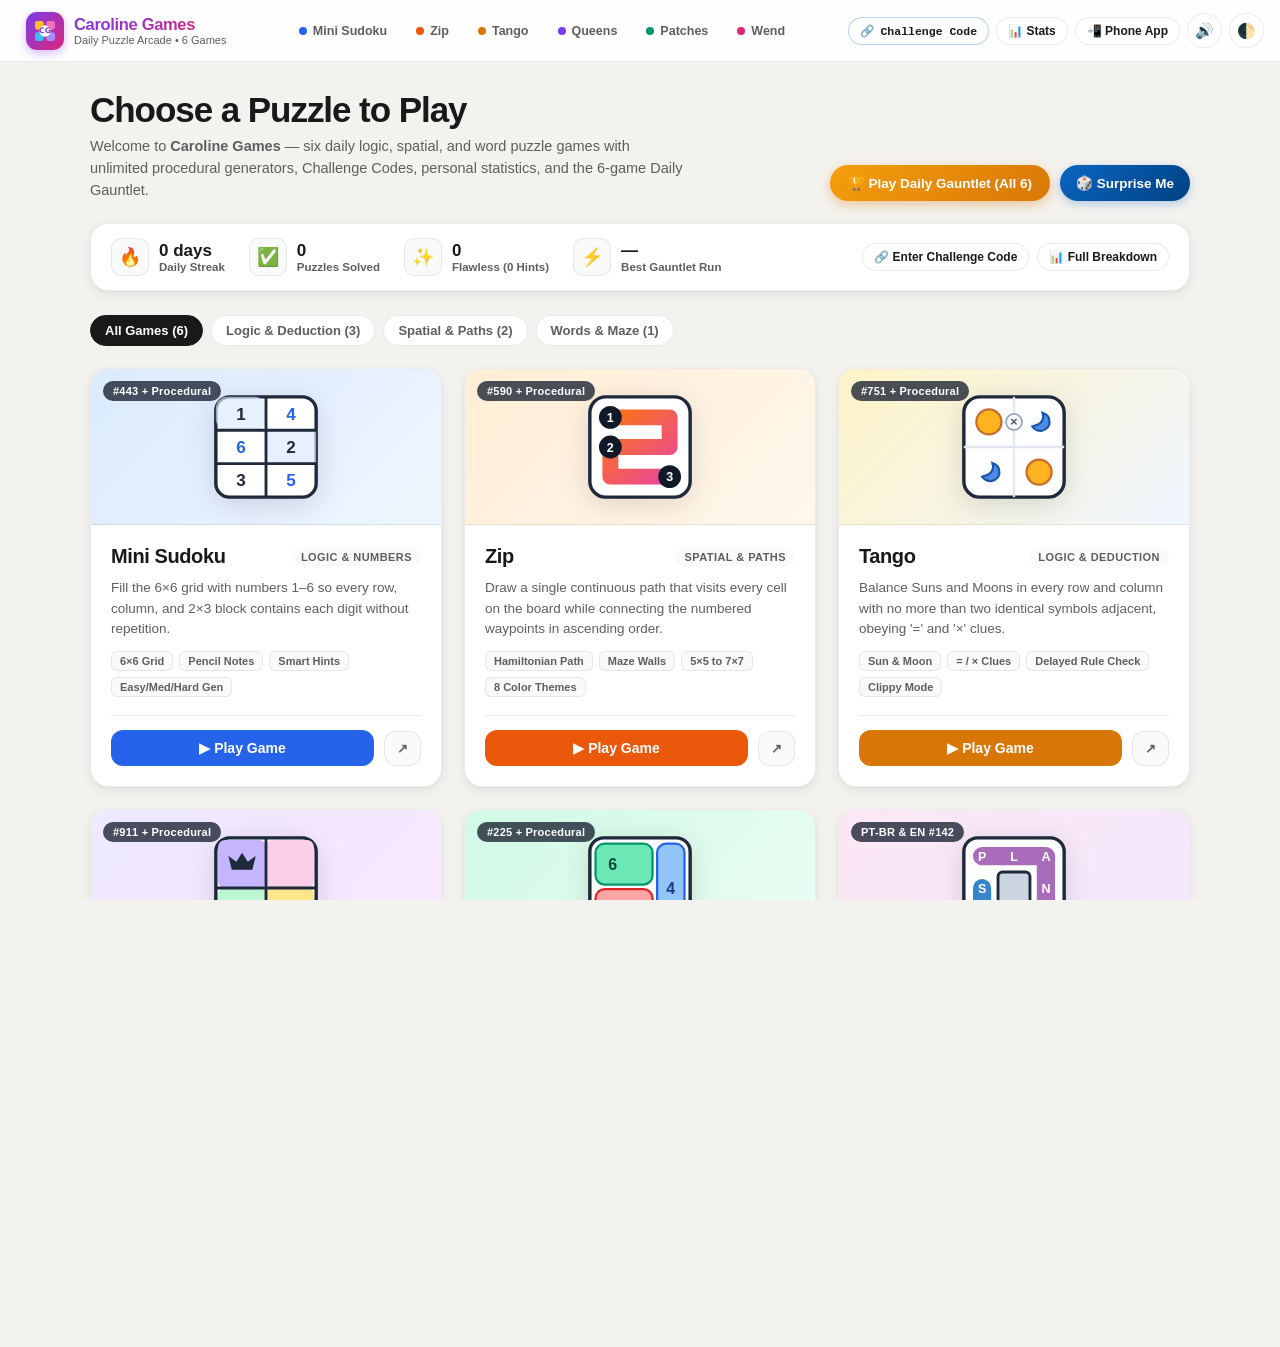
<file: index.html>
<!DOCTYPE html>
<html lang="en" data-theme="light">
<head>
  <meta charset="UTF-8" />
  <meta name="viewport" content="width=device-width, initial-scale=1.0, viewport-fit=cover" />
  <meta name="theme-color" content="#7c3aed" />
  <meta name="apple-mobile-web-app-capable" content="yes" />
  <meta name="apple-mobile-web-app-status-bar-style" content="default" />
  <meta name="apple-mobile-web-app-title" content="Caroline Games" />
  <title>Caroline Games — Daily Puzzle Arcade</title>
  <link rel="manifest" href="manifest.json" />
  <link rel="icon" type="image/svg+xml" href="icon.svg" />
  <link rel="apple-touch-icon" href="icon.svg" />
  <link rel="stylesheet" href="styles.css" />
</head>
<body>
  <!-- Unified Persistent Top Bar -->
  <header class="suite-topbar">
    <div class="topbar-left">
      <button id="btn-brand-home" type="button" class="suite-brand-btn" title="Return to Caroline Games Hub">
        <div class="suite-logo" aria-hidden="true">
          <svg width="24" height="24" viewBox="0 0 36 36" fill="none" xmlns="http://www.w3.org/2000/svg">
            <rect x="3" y="3" width="13" height="13" rx="3.5" fill="#fbbf24"/>
            <rect x="20" y="3" width="13" height="13" rx="3.5" fill="#f472b6"/>
            <rect x="3" y="20" width="13" height="13" rx="3.5" fill="#38bdf8"/>
            <rect x="20" y="20" width="13" height="13" rx="3.5" fill="#a78bfa"/>
            <circle cx="18" cy="18" r="8.5" fill="#ffffff"/>
            <text x="18" y="21.5" text-anchor="middle" font-size="11.5" font-weight="900" font-family="system-ui, -apple-system, sans-serif" fill="#7c3aed">CG</text>
          </svg>
        </div>
        <div class="suite-brand-text">
          <span class="suite-brand-title">Caroline Games</span>
          <span class="suite-brand-subtitle">Daily Puzzle Arcade • 6 Games</span>
        </div>
      </button>

      <button id="btn-back-hub" type="button" class="btn-back-hub hidden" title="Back to All Games (Esc)">
        <span>← All Games</span>
      </button>
    </div>

    <!-- Quick-Switch Game Pills -->
    <nav id="topbar-switcher" class="topbar-switcher" aria-label="Quick Switch Games"></nav>

    <div class="topbar-right">
      <button id="btn-challenge-code" type="button" class="topbar-action-btn code-pill" title="View or Enter a Seeded Challenge Code">
        <span id="challenge-btn-label">🔗 Challenge Code</span>
      </button>
      <button id="btn-open-profile" type="button" class="topbar-action-btn" title="View Player Profile, Streaks &amp; Personal Bests">
        <span>📊 Stats</span>
      </button>
      <button id="btn-install-app" type="button" class="topbar-action-btn" title="Install Caroline Games on your iPhone or Android Home Screen">
        <span>📲 Phone App</span>
      </button>
      <button id="btn-reload-game" type="button" class="topbar-action-btn hidden" title="Restart / Reload Current Game">
        <span>↻ Reload</span>
      </button>
      <a id="btn-open-standalone" href="#" target="_blank" rel="noopener" class="topbar-action-btn hidden" title="Open active game in its own tab">
        <span>↗</span>
      </a>
      <button id="btn-sound-toggle" type="button" class="icon-btn" title="Toggle WebAudio Synth Sound Effects" aria-label="Toggle Sound Effects">
        🔊
      </button>
      <button id="btn-theme-toggle" type="button" class="icon-btn" title="Toggle Light/Dark Mode (Synced Across All Games)" aria-label="Toggle Light/Dark Mode">
        🌓
      </button>
    </div>
  </header>

  <!-- Daily Gauntlet Progress HUD Bar (Visible During 6-Game Run) -->
  <section id="gauntlet-hud" class="gauntlet-hud hidden" aria-label="Daily Gauntlet Progress">
    <div class="gauntlet-hud-left">
      <span class="gauntlet-title-badge">🏆 DAILY GAUNTLET</span>
      <span id="gauntlet-seed-badge" class="gauntlet-seed-tag">GAUNTLET-TODAY</span>
    </div>
    <div id="gauntlet-stages" class="gauntlet-stages"></div>
    <div class="gauntlet-hud-right">
      <span id="gauntlet-timer" class="gauntlet-timer">00:00</span>
      <button id="btn-gauntlet-exit" type="button" class="btn-gauntlet-exit" title="End Gauntlet Run">
        ✕ Exit
      </button>
    </div>
  </section>

  <!-- Stage Transition Toast (Shown When Advancing Between Gauntlet Stages) -->
  <div id="stage-toast" class="stage-toast hidden" role="status" aria-live="polite">
    <span id="stage-toast-text">🎉 Stage Cleared! Next game starting...</span>
    <button id="btn-toast-next" type="button" class="btn-toast-next">Next Stage →</button>
  </div>

  <!-- Main Hub Launcher View -->
  <main id="hub-view" class="hub-view">
    <section class="hub-hero">
      <div class="hub-hero-text">
        <h1>Choose a Puzzle to Play</h1>
        <p>
          Welcome to <strong>Caroline Games</strong> — six daily logic, spatial, and word puzzle games with unlimited procedural generators, Challenge Codes, personal statistics, and the 6-game Daily Gauntlet.
        </p>
      </div>
      <div class="hub-hero-actions">
        <button id="btn-start-gauntlet" type="button" class="btn-gauntlet-start" title="Play all 6 procedural games back-to-back on a single timer">
          <span>🏆 Play Daily Gauntlet (All 6)</span>
        </button>
        <button id="btn-random-game" type="button" class="btn-random-game">
          <span>🎲 Surprise Me</span>
        </button>
      </div>
    </section>

    <!-- Unified Player Profile & Streaks Summary Strip -->
    <section id="profile-strip" class="profile-strip" aria-label="Player Profile Summary">
      <div class="profile-metrics">
        <div class="profile-metric">
          <div class="metric-icon">🔥</div>
          <div class="metric-info">
            <span id="stat-streak" class="metric-val">0 days</span>
            <span class="metric-lbl">Daily Streak</span>
          </div>
        </div>
        <div class="profile-metric">
          <div class="metric-icon">✅</div>
          <div class="metric-info">
            <span id="stat-total-solved" class="metric-val">0</span>
            <span class="metric-lbl">Puzzles Solved</span>
          </div>
        </div>
        <div class="profile-metric">
          <div class="metric-icon">✨</div>
          <div class="metric-info">
            <span id="stat-flawless" class="metric-val">0</span>
            <span class="metric-lbl">Flawless (0 Hints)</span>
          </div>
        </div>
        <div class="profile-metric">
          <div class="metric-icon">⚡</div>
          <div class="metric-info">
            <span id="stat-best-gauntlet" class="metric-val">—</span>
            <span class="metric-lbl">Best Gauntlet Run</span>
          </div>
        </div>
      </div>

      <div class="profile-strip-actions">
        <button id="btn-strip-challenge" type="button" class="topbar-action-btn">
          🔗 Enter Challenge Code
        </button>
        <button id="btn-strip-profile" type="button" class="topbar-action-btn">
          📊 Full Breakdown
        </button>
      </div>
    </section>

    <section class="hub-controls" aria-label="Game Category Filters">
      <div class="filter-group" role="tablist">
        <button type="button" class="filter-chip active" data-filter="all">All Games (6)</button>
        <button type="button" class="filter-chip" data-filter="logic">Logic &amp; Deduction (3)</button>
        <button type="button" class="filter-chip" data-filter="spatial">Spatial &amp; Paths (2)</button>
        <button type="button" class="filter-chip" data-filter="words">Words &amp; Maze (1)</button>
      </div>
    </section>

    <!-- 6 Game Cards Rendered by app.js -->
    <section id="games-grid" class="games-grid" aria-label="Games Catalog"></section>

    <footer class="hub-footer">
      Tip: Press <span class="kbd">1</span>–<span class="kbd">6</span> on the Hub (or <span class="kbd">Alt</span>+<span class="kbd">1</span>–<span class="kbd">6</span> anytime) to jump directly to a game, and <span class="kbd">Esc</span> to return to the Hub.
    </footer>
  </main>

  <!-- Multi-Instance In-App Game Player View -->
  <section id="player-view" class="player-view hidden" aria-label="Active Game View">
    <div id="iframe-deck" class="iframe-deck"></div>
  </section>

  <!-- ========================================================================
       Modal 1: Player Profile, Streaks & Personal Bests
       ======================================================================== -->
  <div id="modal-profile" class="suite-modal-backdrop hidden" role="dialog" aria-modal="true" aria-labelledby="profile-modal-title">
    <div class="suite-modal">
      <div class="modal-header">
        <h2 id="profile-modal-title">📊 Player Profile &amp; Personal Bests</h2>
        <button type="button" class="btn-modal-close" data-close-modal="modal-profile">✕</button>
      </div>

      <div class="modal-section">
        <div class="modal-section-title">Career Overview</div>
        <div id="profile-overview-summary" style="display:flex; flex-wrap:wrap; gap:18px; font-size:13.5px;"></div>
      </div>

      <div class="modal-section">
        <div class="modal-section-title">Per-Game Records</div>
        <table class="stats-table">
          <thead>
            <tr>
              <th>Game</th>
              <th>Solved</th>
              <th>Flawless</th>
              <th>Best Time</th>
              <th>Last Time</th>
            </tr>
          </thead>
          <tbody id="profile-stats-tbody"></tbody>
        </table>
      </div>

      <div style="display:flex; justify-content:space-between; align-items:center;">
        <button id="btn-reset-stats" type="button" class="btn-modal-secondary" style="color:#ef4444;">
          🗑 Reset Stats
        </button>
        <button type="button" class="btn-modal-primary" data-close-modal="modal-profile">
          Done
        </button>
      </div>
    </div>
  </div>

  <!-- ========================================================================
       Modal 2: Seeded Shareable Links & Challenge Codes
       ======================================================================== -->
  <div id="modal-challenge" class="suite-modal-backdrop hidden" role="dialog" aria-modal="true" aria-labelledby="challenge-modal-title">
    <div class="suite-modal">
      <div class="modal-header">
        <h2 id="challenge-modal-title">🔗 Seeded Challenge Codes</h2>
        <button type="button" class="btn-modal-close" data-close-modal="modal-challenge">✕</button>
      </div>

      <div class="modal-section">
        <div class="modal-section-title">Current Active Board Code</div>
        <p style="font-size:12.5px; color:var(--text-secondary);">
          Share this deterministic code or link with a friend so they can play the exact same generated board:
        </p>
        <div class="code-display-row">
          <div id="active-challenge-code" class="code-box">GAUNTLET-TODAY</div>
          <button id="btn-copy-code" type="button" class="btn-modal-primary">📋 Copy Code</button>
          <button id="btn-copy-link" type="button" class="btn-modal-secondary">🔗 Copy Link</button>
        </div>
      </div>

      <div class="modal-section">
        <div class="modal-section-title">Load a Friend's Challenge Code</div>
        <p style="font-size:12.5px; color:var(--text-secondary);">
          Paste a single-game code (e.g. <code>ZIP-GEN_6-8F3A</code>, <code>WEND-PT-GEN-5X5-FULL-4B2C</code>) or a 6-game Gauntlet code (<code>GAUNTLET-8F3A</code>):
        </p>
        <div class="code-display-row">
          <input id="input-challenge-code" type="text" class="code-input" placeholder="e.g. ZIP-GEN_6-8F3A or GAUNTLET-8F3A" />
          <button id="btn-load-code" type="button" class="btn-modal-primary">▶ Launch Code</button>
        </div>
      </div>

      <div class="modal-section">
        <div class="modal-section-title">Or Start a Seeded 6-Game Gauntlet Race</div>
        <div class="code-display-row">
          <input id="input-gauntlet-seed" type="text" class="code-input" placeholder="Custom Gauntlet Seed (e.g. FRIDAY-RACE)" />
          <button id="btn-start-seeded-gauntlet" type="button" class="btn-modal-secondary">🏆 Start Seeded Gauntlet</button>
        </div>
      </div>
    </div>
  </div>

  <!-- ========================================================================
       Modal 3: Daily Gauntlet Victory & Split-Time Breakdown
       ======================================================================== -->
  <div id="modal-gauntlet" class="suite-modal-backdrop hidden" role="dialog" aria-modal="true" aria-labelledby="gauntlet-modal-title">
    <div class="suite-modal">
      <div class="modal-header">
        <h2 id="gauntlet-modal-title">🏆 Daily Gauntlet Complete!</h2>
        <button type="button" class="btn-modal-close" data-close-modal="modal-gauntlet">✕</button>
      </div>

      <div class="modal-section">
        <div class="modal-section-title">6-Game Triathlon Summary</div>
        <div id="gauntlet-summary-headline" style="font-size:15px; font-weight:700;"></div>
      </div>

      <div class="modal-section">
        <div class="modal-section-title">Stage Split Times</div>
        <table class="stats-table">
          <thead>
            <tr>
              <th>Stage</th>
              <th>Game</th>
              <th>Split Time</th>
              <th>Hints</th>
            </tr>
          </thead>
          <tbody id="gauntlet-splits-tbody"></tbody>
        </table>
      </div>

      <div style="display:flex; justify-content:space-between; align-items:center; gap:10px;">
        <button id="btn-copy-gauntlet-share" type="button" class="btn-modal-primary">
          📋 Copy Scorecard &amp; Seed
        </button>
        <button type="button" class="btn-modal-secondary" data-close-modal="modal-gauntlet">
          Close
        </button>
      </div>
    </div>
  </div>

  <!-- ========================================================================
       Modal 4: Install as Mobile Phone App (PWA Guide & One-Tap Install)
       ======================================================================== -->
  <div id="modal-install" class="suite-modal-backdrop hidden" role="dialog" aria-modal="true" aria-labelledby="install-modal-title">
    <div class="suite-modal">
      <div class="modal-header">
        <h2 id="install-modal-title">📲 Install Caroline Games on Your Phones</h2>
        <button type="button" class="btn-modal-close" data-close-modal="modal-install">✕</button>
      </div>

      <div id="native-install-banner" class="modal-section hidden" style="border-color:#7c3aed;">
        <div class="modal-section-title">One-Tap Install Ready</div>
        <p style="font-size:13px; color:var(--text-secondary);">
          Your browser supports direct one-tap installation:
        </p>
        <button id="btn-trigger-native-install" type="button" class="btn-modal-primary" style="background:linear-gradient(135deg,#7c3aed,#db2777);">
          📲 Install Caroline Games Now
        </button>
      </div>

      <div class="modal-section">
        <div class="modal-section-title">Step 1 — Put the Folder Online for Free (Takes 60 Seconds)</div>
        <ol style="padding-left:18px; font-size:13px; color:var(--text-secondary); line-height:1.6; display:flex; flex-direction:column; gap:6px;">
          <li>Open <strong><a href="https://app.netlify.com/drop" target="_blank" rel="noopener" style="color:var(--brand-blue);">app.netlify.com/drop</a></strong> on your computer (free account).</li>
          <li>Drag and drop your entire <code>LinkedInGames</code> folder onto the page.</li>
          <li>Netlify immediately gives you a permanent <code>https://...netlify.app</code> link (you can rename it to e.g. <code>caroline-games.netlify.app</code> in Site Settings).</li>
        </ol>
      </div>

      <div class="modal-section">
        <div class="modal-section-title">Step 2 — Add to Home Screen (Full-Screen Native App Feel)</div>
        <div style="font-size:13px; color:var(--text-secondary); line-height:1.6; display:flex; flex-direction:column; gap:10px;">
          <div>
            <strong style="color:var(--text-primary);">🍎 On iPhone (Safari):</strong><br/>
            Open your link in Safari → Tap the <strong>Share</strong> button (square with arrow at the bottom) → Scroll down and tap <strong>"Add to Home Screen"</strong>.
          </div>
          <div>
            <strong style="color:var(--text-primary);">🤖 On Android (Chrome):</strong><br/>
            Open your link in Chrome → Tap the <strong>⋮ Menu</strong> (top right) → Tap <strong>"Install app"</strong> or <strong>"Add to Home screen"</strong>.
          </div>
        </div>
      </div>

      <div style="display:flex; justify-content:flex-end;">
        <button type="button" class="btn-modal-primary" data-close-modal="modal-install">
          Got It!
        </button>
      </div>
    </div>
  </div>

  <script src="app.js"></script>
</body>
</html>
</file>
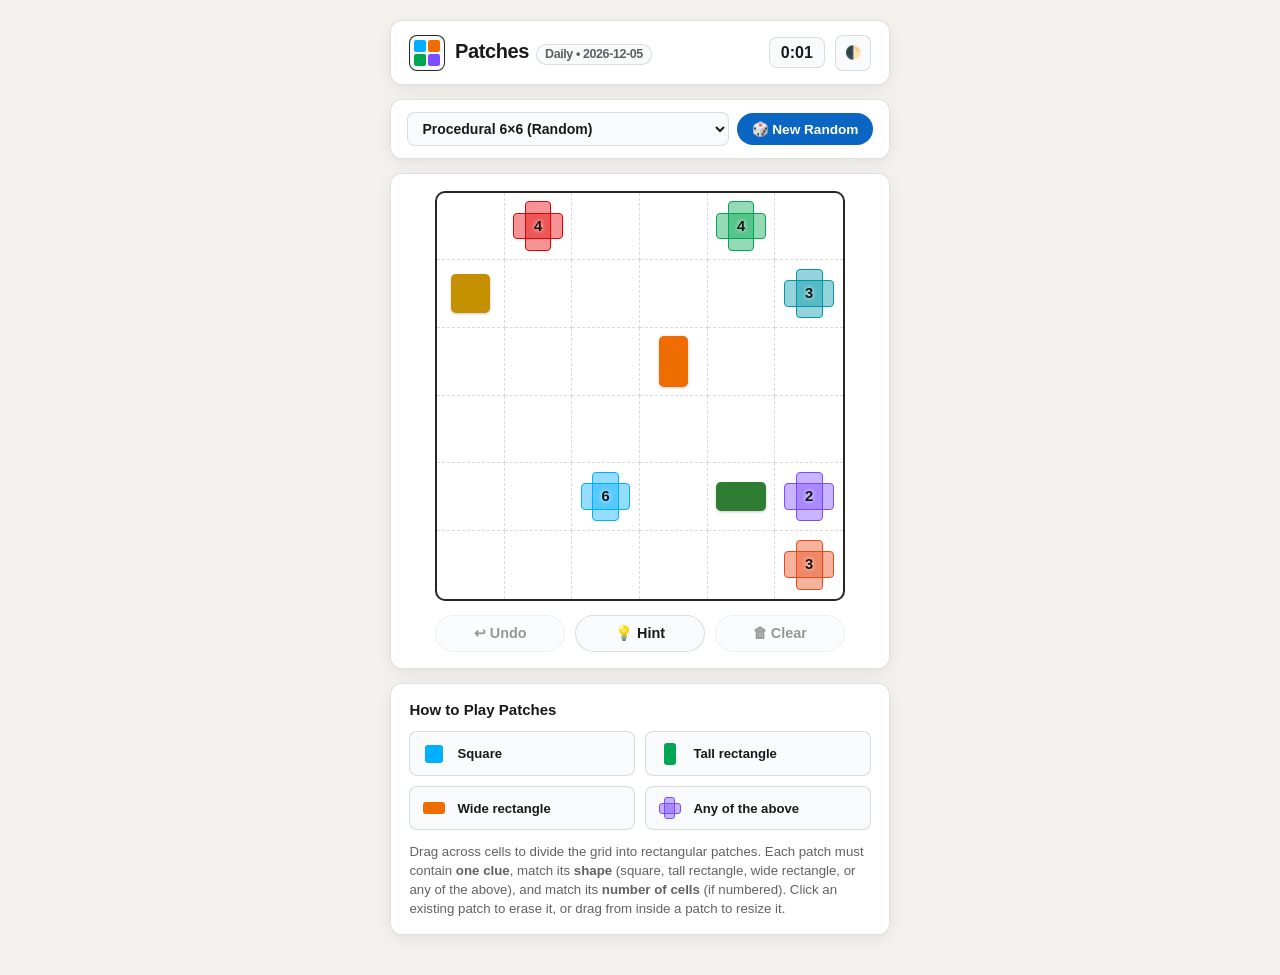
<file: Patches/index.html>
<!DOCTYPE html>
<html lang="en">
<head>
  <meta charset="UTF-8" />
  <meta name="viewport" content="width=device-width, initial-scale=1.0" />
  <title>Patches — Clean-Room Rebuild (#225 + Procedural Generator)</title>
  <link rel="stylesheet" href="styles.css" />
</head>
<body>
  <main class="app-container">
    <!-- Top Header -->
    <header class="app-header">
      <div class="brand-group">
        <div class="brand-icon" aria-hidden="true">
          <span></span><span></span><span></span><span></span>
        </div>
        <h1 class="brand-title">
          Patches
          <span id="edition-badge" class="edition-badge">#225</span>
        </h1>
      </div>
      <div class="header-right">
        <div id="timer-display" class="timer-pill" aria-label="Elapsed time">0:00</div>
        <button id="btn-theme" class="icon-btn" title="Toggle Dark/Light Theme" aria-label="Toggle Dark/Light Theme">
          🌓
        </button>
      </div>
    </header>

    <!-- Puzzle Selector & Procedural Generator Bar -->
    <section class="toolbar-card" aria-label="Puzzle Controls">
      <div class="toolbar-row">
        <select id="puzzle-select" class="puzzle-select" aria-label="Select Puzzle or Grid Size">
          <option value="live-225">Live Capture #225 (6×6 Daily)</option>
          <option value="preset-5x5">Classic #198 (5×5 Preset)</option>
          <option value="gen-5">Procedural 5×5 (Random)</option>
          <option value="gen-6">Procedural 6×6 (Random)</option>
          <option value="gen-7">Procedural 7×7 (Random)</option>
          <option value="gen-8">Procedural 8×8 (Random)</option>
        </select>
        <button id="btn-new-random" class="btn btn-primary" type="button">
          🎲 New Random
        </button>
      </div>
    </section>

    <!-- Win Banner -->
    <section id="win-banner" class="win-banner hidden" aria-live="polite">
      <div class="win-info">
        <h2>🎉 Puzzle Solved!</h2>
        <p id="win-stats">Completed in 0:00</p>
      </div>
      <button id="btn-win-next" class="btn btn-primary" type="button">
        Next Puzzle →
      </button>
    </section>

    <!-- Main Game Board Card -->
    <section class="board-card">
      <div id="patches-board-wrapper" class="patches-board-wrapper">
        <div id="patches-grid" class="patches-grid" role="grid" aria-label="Patches Board"></div>
        <div id="regions-layer" class="regions-layer" aria-hidden="true"></div>
      </div>

      <!-- Under-Board Action Buttons -->
      <div class="under-board-controls">
        <button id="btn-undo" class="btn" type="button" disabled>
          ↩ Undo
        </button>
        <button id="btn-hint" class="btn" type="button">
          💡 Hint
        </button>
        <button id="btn-clear" class="btn" type="button" disabled>
          🗑 Clear
        </button>
      </div>
    </section>

    <!-- Error Card -->
    <section id="error-card" class="patches-card patches-error-card hidden" role="alert">
      <div id="error-text"></div>
    </section>

    <!-- Hint Card -->
    <section id="hint-card" class="patches-card hint-card hidden" aria-live="polite">
      <div class="hint-header">
        <span id="hint-title">Hint</span>
      </div>
      <p id="hint-message"></p>
      <div class="hint-actions">
        <button id="btn-dismiss-hint" class="btn" type="button">Dismiss</button>
        <button id="btn-apply-hint" class="btn btn-primary" type="button">Apply Hint</button>
      </div>
    </section>

    <!-- How to Play & Shape Legend Card (Reconstructed from rv in C7ZU1-qQ.js) -->
    <section class="patches-card" aria-label="How to Play">
      <div class="legend-title">How to Play Patches</div>
      <div class="legend-grid">
        <div class="legend-item">
          <div class="legend-icon-box">
            <div class="legend-shape legend-shape--square"></div>
          </div>
          <span>Square</span>
        </div>
        <div class="legend-item">
          <div class="legend-icon-box">
            <div class="legend-shape legend-shape--tall"></div>
          </div>
          <span>Tall rectangle</span>
        </div>
        <div class="legend-item">
          <div class="legend-icon-box">
            <div class="legend-shape legend-shape--wide"></div>
          </div>
          <span>Wide rectangle</span>
        </div>
        <div class="legend-item">
          <div class="legend-icon-box">
            <div class="legend-freeform-h"></div>
            <div class="legend-freeform-v"></div>
          </div>
          <span>Any of the above</span>
        </div>
      </div>
      <p class="legend-note">
        Drag across cells to divide the grid into rectangular patches. Each patch must contain <strong>one clue</strong>, match its <strong>shape</strong> (square, tall rectangle, wide rectangle, or any of the above), and match its <strong>number of cells</strong> (if numbered). Click an existing patch to erase it, or drag from inside a patch to resize it.
      </p>
    </section>
  </main>

  <script src="game.js"></script>
  <script src="../suite-bridge.js"></script>
</body>
</html>
</file>
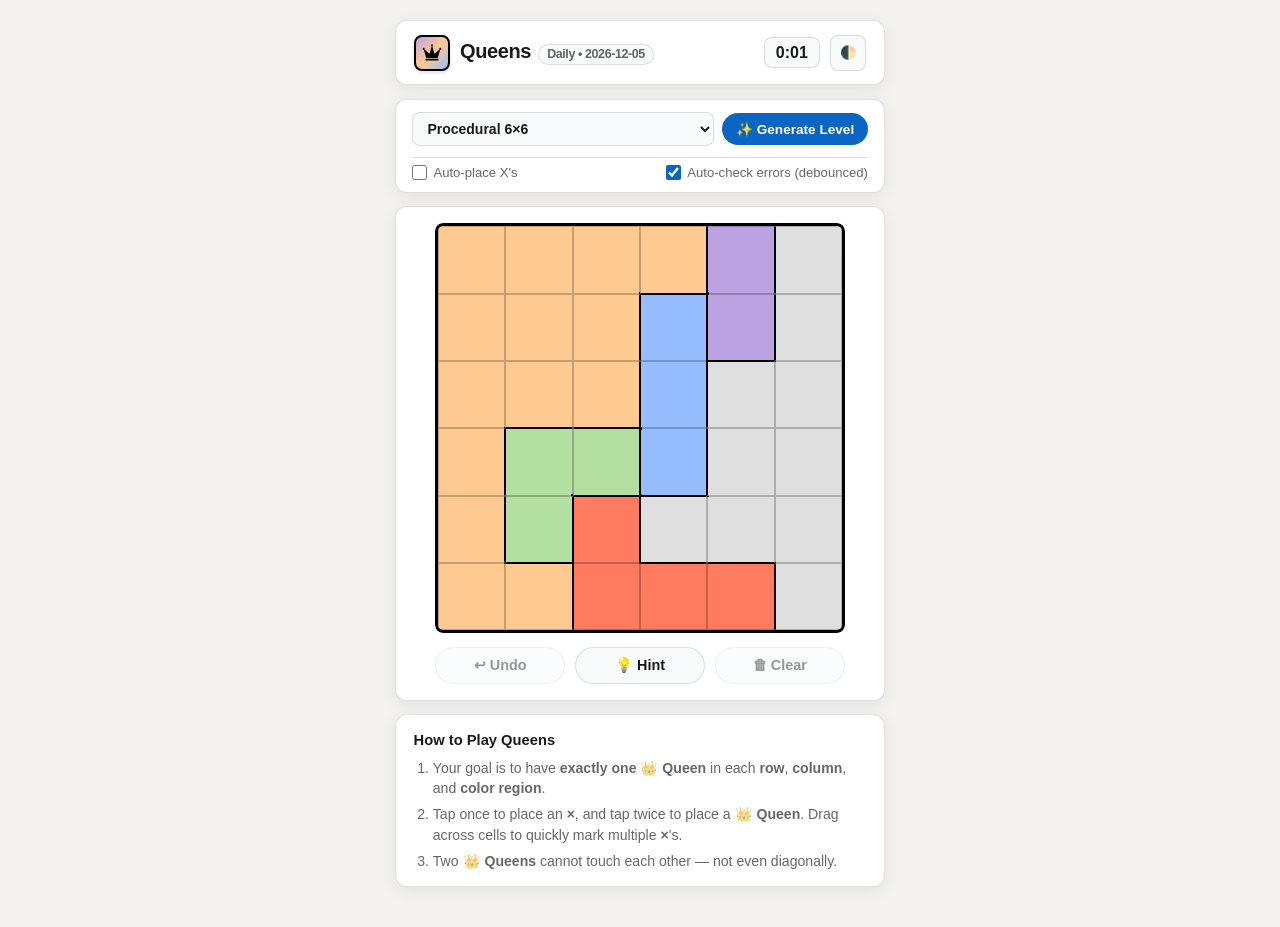
<file: Queens/index.html>
<!DOCTYPE html>
<html lang="en">
<head>
  <meta charset="UTF-8" />
  <meta name="viewport" content="width=device-width, initial-scale=1.0" />
  <title>Queens | Clean-Room Playable Edition</title>
  <link rel="stylesheet" href="styles.css" />
</head>
<body>
  <main class="app-container">
    <!-- Top Header -->
    <header class="app-header">
      <div class="brand-group">
        <div class="brand-icon" aria-hidden="true">
          <svg width="20" height="20" viewBox="0 0 24 24" fill="black" xmlns="http://www.w3.org/2000/svg">
            <path d="M23.25 7C23.25 7.69 22.69 8.25 22 8.25C21.89 8.25 21.78 8.21 21.68 8.18L19 17.99H5L2.32 8.18C2.21 8.21 2.11 8.25 2 8.25C1.31 8.25 0.75 7.69 0.75 7C0.75 6.31 1.31 5.75 2 5.75C2.69 5.75 3.25 6.31 3.25 7C3.25 7.31 3.13 7.59 2.94 7.8L9 13L11.65 4.18C11.14 4.03 10.75 3.57 10.75 3C10.75 2.31 11.31 1.75 12 1.75C12.69 1.75 13.25 2.31 13.25 3C13.25 3.56 12.87 4.02 12.35 4.18L15 13L21.06 7.8C20.87 7.58 20.75 7.31 20.75 7C20.75 6.31 21.31 5.75 22 5.75C22.69 5.75 23.25 6.31 23.25 7ZM19 19H5C4.45 19 4 19.45 4 20C4 20.55 4.45 21 5 21H19C19.55 21 20 20.55 20 20C20 19.45 19.55 19 19 19Z"/>
          </svg>
        </div>
        <div class="brand-title">
          <span>Queens</span>
          <span id="edition-badge" class="edition-badge">#911</span>
        </div>
      </div>

      <div class="header-right">
        <div id="timer-display" class="timer-pill" aria-label="Elapsed time">0:00</div>
        <button id="btn-theme" class="icon-btn" title="Toggle Dark/Light Theme" aria-label="Toggle Dark/Light Theme">
          🌓
        </button>
      </div>
    </header>

    <!-- Puzzle Selector & Procedural Generator Bar -->
    <section class="toolbar-card" aria-label="Puzzle Controls">
      <div class="toolbar-row">
        <select id="puzzle-select" class="puzzle-select" aria-label="Select Puzzle or Grid Size">
          <optgroup label="Captured & Official Presets">
            <option value="live_911" selected>Live Capture #911 (7×7)</option>
            <option value="preset_7x7">Official Preset #11 (7×7)</option>
            <option value="preset_8x8_a">Official Preset #4 (8×8)</option>
            <option value="preset_8x8_b">Official Preset #5 (8×8)</option>
            <option value="preset_9x9">Official Preset #2 (9×9)</option>
            <option value="tutorial_5x5">Tutorial Mini (5×5)</option>
          </optgroup>
          <optgroup label="Procedural Level Generator">
            <option value="proc_5">Procedural 5×5</option>
            <option value="proc_6">Procedural 6×6</option>
            <option value="proc_7">Procedural 7×7</option>
            <option value="proc_8">Procedural 8×8</option>
            <option value="proc_9">Procedural 9×9</option>
          </optgroup>
        </select>

        <button id="btn-new-puzzle" class="btn btn-primary" type="button">
          ✨ Generate Level
        </button>
      </div>

      <div class="settings-row">
        <label class="toggle-label">
          <input type="checkbox" id="toggle-auto-x" />
          <span>Auto-place X's</span>
        </label>
        <label class="toggle-label">
          <input type="checkbox" id="toggle-auto-check" checked />
          <span>Auto-check errors (debounced)</span>
        </label>
      </div>
    </section>

    <!-- Win Banner -->
    <section id="win-banner" class="win-banner hidden" aria-live="polite">
      <div class="win-info">
        <h2>👑 Royal Victory!</h2>
        <p id="win-stats">Solved in 0:00!</p>
      </div>
      <button id="btn-play-again" class="btn btn-primary" type="button">Next Puzzle</button>
    </section>

    <!-- Main Queens Board -->
    <section class="board-card">
      <div id="queens-board" class="queens-board">
        <div id="queens-grid" class="queens-grid-no-gap"></div>
      </div>

      <div class="under-board-controls">
        <button id="btn-undo" class="btn" type="button" disabled>↩ Undo</button>
        <button id="btn-hint" class="btn" type="button">💡 Hint</button>
        <button id="btn-clear" class="btn" type="button" disabled>🗑 Clear</button>
      </div>
    </section>

    <!-- Dynamic Hint Card -->
    <section id="hint-card" class="queens-card hint-card hidden" aria-live="polite">
      <div class="hint-header">
        <span>💡 Strategic Deduction</span>
      </div>
      <p id="hint-text"></p>
      <div class="hint-actions">
        <button id="btn-dismiss-hint" class="btn" type="button">Dismiss</button>
        <button id="btn-apply-hint" class="btn btn-primary" type="button">Apply Hint</button>
      </div>
    </section>

    <!-- Dynamic Error Card -->
    <section id="error-card" class="queens-card queens-error hidden" aria-live="polite"></section>

    <!-- Instructions Card -->
    <section class="queens-card">
      <div class="rules-title">How to Play Queens</div>
      <ol class="instructions-list">
        <li>Your goal is to have <strong>exactly one 👑 Queen</strong> in each <strong>row</strong>, <strong>column</strong>, and <strong>color region</strong>.</li>
        <li>Tap once to place an <strong>×</strong>, and tap twice to place a <strong>👑 Queen</strong>. Drag across cells to quickly mark multiple <strong>×</strong>'s.</li>
        <li>Two <strong>👑 Queens</strong> cannot touch each other — not even diagonally.</li>
      </ol>
    </section>
  </main>

  <script src="game.js"></script>
  <script src="../suite-bridge.js"></script>
</body>
</html>
</file>
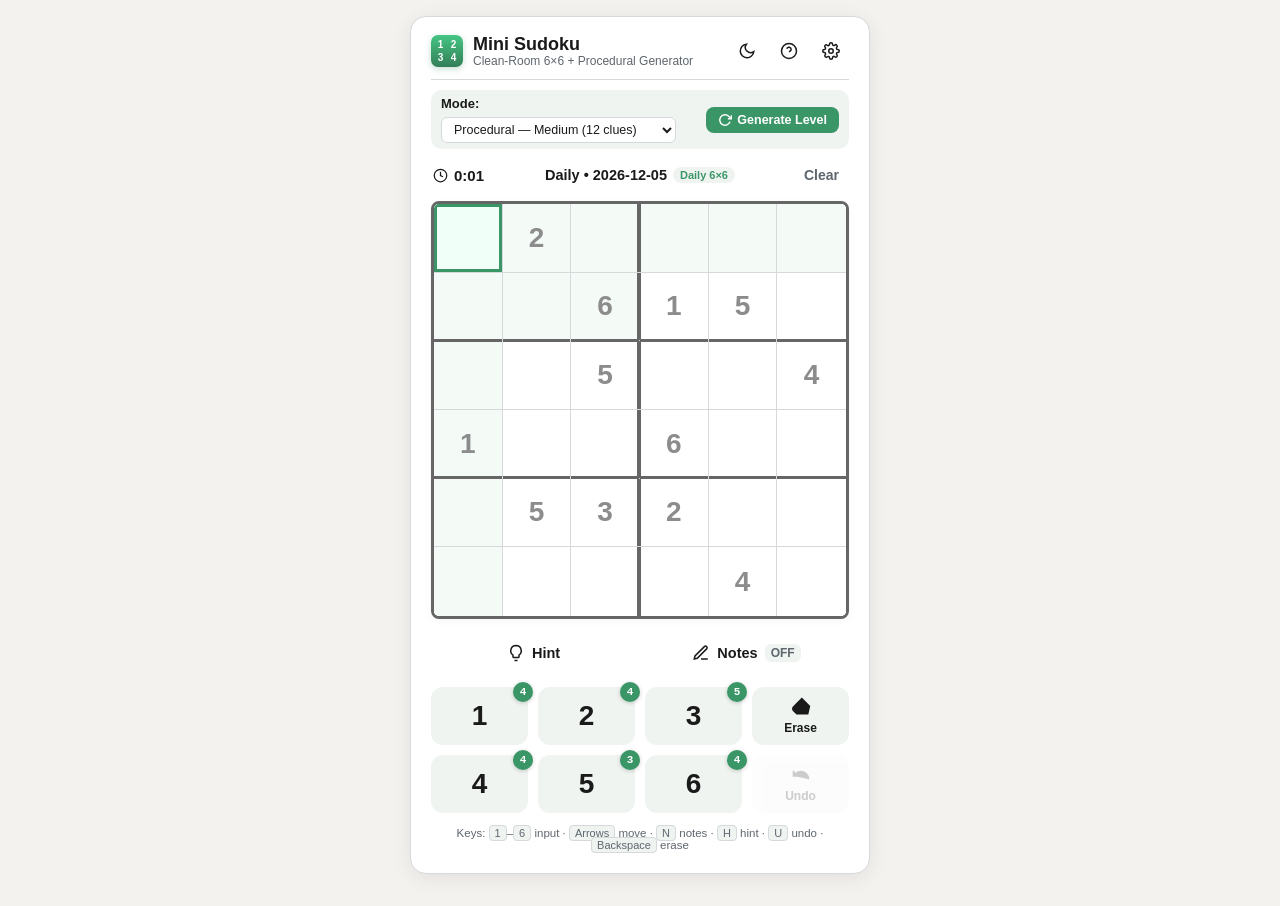
<file: Sudoku/index.html>
<!DOCTYPE html>
<html lang="en">
<head>
  <meta charset="UTF-8" />
  <meta name="viewport" content="width=device-width, initial-scale=1.0" />
  <title>Mini Sudoku (6×6) — Clean-Room Edition</title>
  <link rel="stylesheet" href="styles.css" />
</head>
<body>
  <main class="app-shell">
    <!-- Top Header -->
    <header class="game-header">
      <div class="game-brand">
        <div class="game-logo" aria-hidden="true">
          <span>1</span><span>2</span><span>3</span><span>4</span>
        </div>
        <div class="game-title-block">
          <h1>Mini Sudoku</h1>
          <div class="game-subtitle">Clean-Room 6×6 + Procedural Generator</div>
        </div>
      </div>

      <div class="header-actions">
        <button type="button" class="icon-btn" id="btn-theme-toggle" title="Toggle Dark Mode" aria-label="Toggle Dark Mode">
          <svg width="18" height="18" viewBox="0 0 24 24" fill="none" stroke="currentColor" stroke-width="2">
            <path d="M21 12.79A9 9 0 1 1 11.21 3 7 7 0 0 0 21 12.79z"/>
          </svg>
        </button>
        <button type="button" class="icon-btn" id="btn-open-help" title="How to Play" aria-label="How to Play">
          <svg width="18" height="18" viewBox="0 0 24 24" fill="none" stroke="currentColor" stroke-width="2">
            <circle cx="12" cy="12" r="10"/>
            <path d="M9.09 9a3 3 0 0 1 5.83 1c0 2-3 3-3 3"/>
            <line x1="12" y1="17" x2="12.01" y2="17"/>
          </svg>
        </button>
        <button type="button" class="icon-btn" id="btn-open-settings" title="Settings" aria-label="Settings">
          <svg width="18" height="18" viewBox="0 0 24 24" fill="none" stroke="currentColor" stroke-width="2">
            <circle cx="12" cy="12" r="3"/>
            <path d="M19.4 15a1.65 1.65 0 0 0 .33 1.82l.06.06a2 2 0 0 1-2.83 2.83l-.06-.06a1.65 1.65 0 0 0-1.82-.33 1.65 1.65 0 0 0-1 1.51V21a2 2 0 0 1-4 0v-.09A1.65 1.65 0 0 0 9 19.4a1.65 1.65 0 0 0-1.82.33l-.06.06a2 2 0 0 1-2.83-2.83l.06-.06a1.65 1.65 0 0 0 .33-1.82 1.65 1.65 0 0 0-1.51-1H3a2 2 0 0 1 0-4h.09A1.65 1.65 0 0 0 4.6 9a1.65 1.65 0 0 0-.33-1.82l-.06-.06a2 2 0 0 1 2.83-2.83l.06.06a1.65 1.65 0 0 0 1.82.33H9a1.65 1.65 0 0 0 1-1.51V3a2 2 0 0 1 4 0v.09a1.65 1.65 0 0 0 1 1.51 1.65 1.65 0 0 0 1.82-.33l.06-.06a2 2 0 0 1 2.83 2.83l-.06.06a1.65 1.65 0 0 0-.33 1.82V9a1.65 1.65 0 0 0 1.51 1H21a2 2 0 0 1 0 4h-.09a1.65 1.65 0 0 0-1.51 1z"/>
          </svg>
        </button>
      </div>
    </header>

    <!-- Procedural Level Generator & Preset Selector -->
    <section class="generator-toolbar" aria-label="Level Generator">
      <div class="generator-select-group">
        <label for="preset-select" style="font-weight:600;">Mode:</label>
        <select id="preset-select" class="generator-select">
          <optgroup label="Captured Live Presets">
            <option value="preset:fireplace" selected>#443 Fireplace (Live Capture)</option>
            <option value="preset:zipper">#101 Zipper (Built-in)</option>
            <option value="preset:pointer">#102 Pointer (Built-in)</option>
          </optgroup>
          <optgroup label="Procedural Generator">
            <option value="gen:Easy">Procedural — Easy (15 clues)</option>
            <option value="gen:Medium">Procedural — Medium (12 clues)</option>
            <option value="gen:Hard">Procedural — Hard (10 clues)</option>
          </optgroup>
        </select>
      </div>
      <button type="button" class="btn-new-puzzle" id="btn-new-puzzle">
        <svg width="14" height="14" viewBox="0 0 24 24" fill="none" stroke="currentColor" stroke-width="2.5">
          <polyline points="23 4 23 10 17 10"/><path d="M20.49 15a9 9 0 1 1-2.12-9.36L23 10"/>
        </svg>
        Generate Level
      </button>
    </section>

    <!-- Over-Board Section (Timer | Puzzle Title | Clear) -->
    <section class="sudoku-over-board-controls-container">
      <div class="sudoku-over-board-left">
        <svg width="15" height="15" viewBox="0 0 24 24" fill="none" stroke="currentColor" stroke-width="2">
          <circle cx="12" cy="12" r="10"/><polyline points="12 6 12 12 16 14"/>
        </svg>
        <span id="timer-text">0:00</span>
      </div>
      <div class="sudoku-over-board-center">
        <span id="puzzle-title">#443 Fireplace</span>
        <span class="difficulty-pill" id="difficulty-pill">Medium</span>
      </div>
      <div class="sudoku-over-board-right">
        <button type="button" class="sudoku-reset-button" id="btn-clear-board">Clear</button>
      </div>
    </section>

    <!-- 6x6 Sudoku Board -->
    <section class="sudoku-board" id="sudoku-board" data-sudoku-grid="true" aria-label="Mini Sudoku board">
      <div class="sudoku-grid" id="sudoku-grid" tabindex="0"></div>
    </section>

    <!-- Under-Board Controls (Hint / Notes OR Hint Scrim Banner) -->
    <div class="sudoku-under-board-wrapper" id="under-board-wrapper"></div>

    <!-- 4x2 Input Keypad (1-6, Erase, Undo) -->
    <section class="sudoku-input-buttons-container" id="number-buttons-container" aria-label="Number keypad"></section>

    <footer class="keyboard-hint-bar">
      Keys: <kbd>1</kbd>–<kbd>6</kbd> input &middot; <kbd>Arrows</kbd> move &middot; <kbd>N</kbd> notes &middot; <kbd>H</kbd> hint &middot; <kbd>U</kbd> undo &middot; <kbd>Backspace</kbd> erase
    </footer>
  </main>

  <!-- Settings Modal -->
  <div class="modal-backdrop" id="settings-modal" role="dialog" aria-modal="true" aria-labelledby="settings-title">
    <div class="modal-card">
      <div class="modal-header">
        <h2 id="settings-title">Game Settings</h2>
        <button type="button" class="icon-btn" id="btn-close-settings" aria-label="Close settings">✕</button>
      </div>

      <div class="setting-row">
        <div>
          <div class="setting-label">Auto-check for errors</div>
          <div class="setting-desc">Highlight duplicate or incorrect numbers with diagonal red stripes</div>
        </div>
        <label class="toggle-switch">
          <input type="checkbox" id="toggle-auto-error" checked />
          <span class="toggle-slider"></span>
        </label>
      </div>

      <div class="setting-row">
        <div>
          <div class="setting-label">Highlight sections &amp; matching numbers</div>
          <div class="setting-desc">Shade the active row, column, 2×3 region, and identical values</div>
        </div>
        <label class="toggle-switch">
          <input type="checkbox" id="toggle-highlight-sections" checked />
          <span class="toggle-slider"></span>
        </label>
      </div>

      <div class="setting-row">
        <div>
          <div class="setting-label">Show remaining counts</div>
          <div class="setting-desc">Display how many of each number (1–6) remain to be placed</div>
        </div>
        <label class="toggle-switch">
          <input type="checkbox" id="toggle-remaining-counts" checked />
          <span class="toggle-slider"></span>
        </label>
      </div>

      <div class="setting-row">
        <div>
          <div class="setting-label">Grey out completed numbers</div>
          <div class="setting-desc">Disable keypad buttons once all 6 instances of a number are placed</div>
        </div>
        <label class="toggle-switch">
          <input type="checkbox" id="toggle-grey-completed" checked />
          <span class="toggle-slider"></span>
        </label>
      </div>

      <div class="setting-row">
        <div>
          <div class="setting-label">Dark mode</div>
          <div class="setting-desc">Switch between light and dark board color schemes</div>
        </div>
        <label class="toggle-switch">
          <input type="checkbox" id="toggle-dark-mode" />
          <span class="toggle-slider"></span>
        </label>
      </div>
    </div>
  </div>

  <!-- How to Play Modal -->
  <div class="modal-backdrop" id="help-modal" role="dialog" aria-modal="true" aria-labelledby="help-title">
    <div class="modal-card">
      <div class="modal-header">
        <h2 id="help-title">How to Play Mini Sudoku</h2>
        <button type="button" class="icon-btn" id="btn-close-help" aria-label="Close help">✕</button>
      </div>
      <p style="font-size:14px; line-height:1.5; margin-bottom:12px;">
        Each <strong>row</strong>, <strong>column</strong>, and <strong>2×3 walled region</strong> must contain the numbers <strong>1 through 6</strong> with no repeats.
      </p>
      <ul style="font-size:13.5px; line-height:1.55; padding-left:18px; display:flex; flex-direction:column; gap:8px;">
        <li><strong>Notes Mode (<kbd>N</kbd>):</strong> Toggle handwritten candidate marks inside empty cells. Putting a single correct note in every remaining cell also wins the game!</li>
        <li><strong>Smart Hints (<kbd>H</kbd>):</strong> Uses a 5-tier deduction engine (Rule Violations, Single Restriction, Naked Single, and Hidden Single) with visual scrim highlighting.</li>
        <li><strong>Procedural Generator:</strong> Generates brand-new 6×6 puzzles with mirror or rotational symmetry and verifies a unique, human-deducible solution.</li>
      </ul>
    </div>
  </div>

  <!-- Win Celebration Modal -->
  <div class="modal-backdrop" id="win-modal" role="dialog" aria-modal="true" aria-labelledby="win-title">
    <div class="modal-card" style="text-align:center;">
      <div style="font-size:36px; margin-bottom:6px;">🎉</div>
      <h2 id="win-title" style="font-size:22px; margin-bottom:4px;">Puzzle Solved!</h2>
      <div id="win-puzzle-name" style="font-size:14px; color:var(--sudoku-muted-text);">#443 Fireplace</div>

      <div class="win-stats-grid">
        <div class="win-stat-box">
          <div class="win-stat-value" id="win-stat-time">0:42</div>
          <div class="win-stat-label">Time</div>
        </div>
        <div class="win-stat-box">
          <div class="win-stat-value" id="win-stat-hints">0</div>
          <div class="win-stat-label">Hints Used</div>
        </div>
        <div class="win-stat-box">
          <div class="win-stat-value" id="win-stat-badge">Flawless</div>
          <div class="win-stat-label">Status</div>
        </div>
      </div>

      <div class="modal-actions">
        <button type="button" class="btn-secondary" id="btn-win-close">View Board</button>
        <button type="button" class="btn-primary" id="btn-win-next">Next Procedural Level →</button>
      </div>
    </div>
  </div>

  <script src="game.js"></script>
  <script src="../suite-bridge.js"></script>
</body>
</html>
</file>
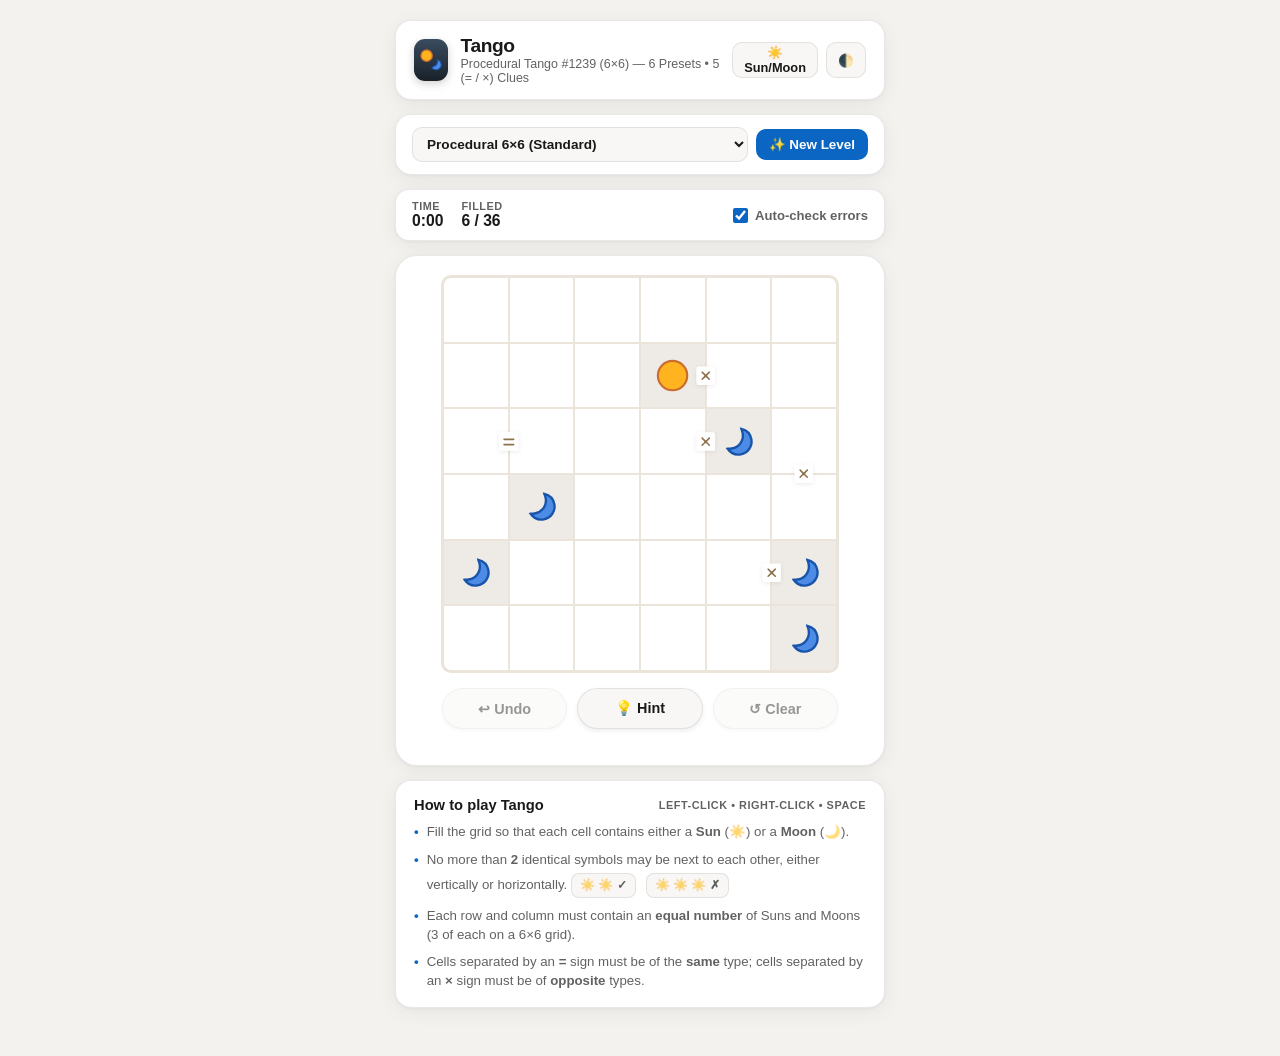
<file: Tango/index.html>
<!DOCTYPE html>
<html lang="en" data-theme="light">
<head>
  <meta charset="UTF-8" />
  <meta name="viewport" content="width=device-width, initial-scale=1.0" />
  <title>Tango — Clean-Room Edition + Procedural Generator</title>
  <link rel="stylesheet" href="styles.css" />
</head>
<body>
  <main class="app-container">
    <!-- Top Brand Header -->
    <header class="game-header">
      <div class="brand-group">
        <div class="brand-logo" aria-hidden="true">
          <svg viewBox="0 0 32 32" fill="none" xmlns="http://www.w3.org/2000/svg">
            <circle cx="11" cy="11" r="6.5" fill="#ffb31e" stroke="#cb6c2f" stroke-width="1.5" />
            <path d="M18.5 23.5C22.2 22.8 24.3 19.3 23.1 15.7C25.4 16.2 27.2 18 27.6 20.4C28.2 23.5 26 26.5 22.9 27.1C20.5 27.5 18.2 26.4 17 24.6C17.5 24.6 18 24.6 18.5 23.5Z" fill="#4c8ce6" stroke="#1855aa" stroke-width="1.3" />
          </svg>
        </div>
        <div class="brand-title">
          <h1>Tango</h1>
          <p id="brand-subtitle" class="brand-subtitle">
            Puzzle #751 (Live Capture • 6×6)
          </p>
        </div>
      </div>

      <div class="header-actions">
        <button
          id="btn-icon-style"
          type="button"
          class="icon-btn"
          title="Toggle between Classic Sun/Moon and Retro MSFT Clippy/Pointer icons (#179 Easter Egg)"
        >
          ☀️ Sun/Moon
        </button>
        <button
          id="btn-dark-mode"
          type="button"
          class="icon-btn"
          title="Toggle Dark / Light Mode"
          aria-label="Toggle Dark / Light Mode"
        >
          🌓
        </button>
      </div>
    </header>

    <!-- Puzzle Selector & Procedural Generator Toolbar -->
    <section class="toolbar-card" aria-label="Puzzle Controls">
      <div class="toolbar-row">
        <div class="select-group">
          <select id="puzzle-select" class="puzzle-select" aria-label="Select Tango Puzzle or Generator">
            <optgroup label="Captured Live & Official Presets">
              <option value="live_751" selected>Puzzle #751 (6×6 • Live Capture)</option>
              <option value="preset_4x4_tutorial">Warm-Up Tango (4×4 • Official Tutorial)</option>
            </optgroup>
            <optgroup label="Procedural Deduction Generator">
              <option value="gen_6">Procedural 6×6 (Standard)</option>
              <option value="gen_4">Procedural 4×4 (Mini)</option>
            </optgroup>
          </select>

          <button id="btn-generate" type="button" class="btn-generate" title="Generate a new deduction-solvable Tango level">
            <span>✨ New Level</span>
          </button>
        </div>
      </div>
    </section>

    <!-- Status Bar (Timer, Cell Progress, Auto-Check) -->
    <section class="status-bar" aria-label="Game Status">
      <div class="metrics-group">
        <div class="metric-item">
          <span class="metric-label">Time</span>
          <span id="metric-timer" class="metric-value">0:00</span>
        </div>
        <div class="metric-item">
          <span class="metric-label">Filled</span>
          <span id="metric-progress" class="metric-value">6 / 36</span>
        </div>
      </div>

      <label class="auto-check-label">
        <input id="auto-check-toggle" type="checkbox" checked />
        <span>Auto-check errors</span>
      </label>
    </section>

    <!-- Main Interactive Tango Board Card -->
    <section class="board-card" aria-label="Tango Puzzle Board">
      <div class="lotka-board">
        <div id="lotka-grid" class="lotka-grid" role="grid" aria-label="Tango Grid"></div>
      </div>

      <!-- Bottom Action Controls -->
      <div class="controls-row">
        <button id="btn-undo" type="button" class="control-btn" disabled>
          <span>↩ Undo</span>
        </button>
        <button id="btn-hint" type="button" class="control-btn">
          <span>💡 Hint</span>
        </button>
        <button id="btn-reset" type="button" class="control-btn" disabled>
          <span>↺ Clear</span>
        </button>
      </div>

      <!-- Dynamic Hint Card & Error Cards Stack -->
      <div id="feedback-stack" class="feedback-stack" aria-live="polite"></div>
    </section>

    <!-- Official Tango Instructions Card (games-web/components/private/lotka/instructions) -->
    <section class="rules-card" aria-label="How to play Tango">
      <div class="rules-title">
        <span>How to play Tango</span>
        <span class="metric-label">Left-click • Right-click • Space</span>
      </div>
      <ul class="instructions-list">
        <li>
          <span class="rule-bullet">•</span>
          <div>
            Fill the grid so that each cell contains either a <strong>Sun</strong> (☀️) or a <strong>Moon</strong> (🌙).
          </div>
        </li>
        <li>
          <span class="rule-bullet">•</span>
          <div>
            No more than <strong>2</strong> identical symbols may be next to each other, either vertically or horizontally.
            <div class="example-pills">
              <span class="example-pill">☀️ ☀️ ✓</span>
              <span class="example-pill">☀️ ☀️ ☀️ ✗</span>
            </div>
          </div>
        </li>
        <li>
          <span class="rule-bullet">•</span>
          <div>
            Each row and column must contain an <strong>equal number</strong> of Suns and Moons (3 of each on a 6×6 grid).
          </div>
        </li>
        <li>
          <span class="rule-bullet">•</span>
          <div>
            Cells separated by an <strong>=</strong> sign must be of the <strong>same</strong> type; cells separated by an <strong>×</strong> sign must be of <strong>opposite</strong> types.
          </div>
        </li>
      </ul>
    </section>
  </main>

  <!-- Completion Modal -->
  <div id="win-modal" class="modal-backdrop" role="dialog" aria-modal="true" aria-labelledby="win-modal-title">
    <div class="modal-card">
      <div class="win-badge">🌗</div>
      <div>
        <h2 id="win-modal-title">Grid Harmonized!</h2>
        <p class="brand-subtitle">All Tango rules satisfied with zero conflicts.</p>
      </div>

      <div class="modal-stats">
        <div>
          <div id="win-stat-time" class="modal-stat-val">0:00</div>
          <div class="modal-stat-lbl">Time</div>
        </div>
        <div>
          <div id="win-stat-moves" class="modal-stat-val">0</div>
          <div class="modal-stat-lbl">Moves</div>
        </div>
        <div>
          <div id="win-stat-grid" class="modal-stat-val">6×6</div>
          <div class="modal-stat-lbl">Grid</div>
        </div>
      </div>

      <div class="modal-actions">
        <button id="btn-modal-close" type="button" class="modal-btn">View Board</button>
        <button id="btn-modal-next" type="button" class="modal-btn is-primary">✨ Next Level</button>
      </div>
    </div>
  </div>

  <script src="game.js"></script>
  <script src="../suite-bridge.js"></script>
</body>
</html>
</file>
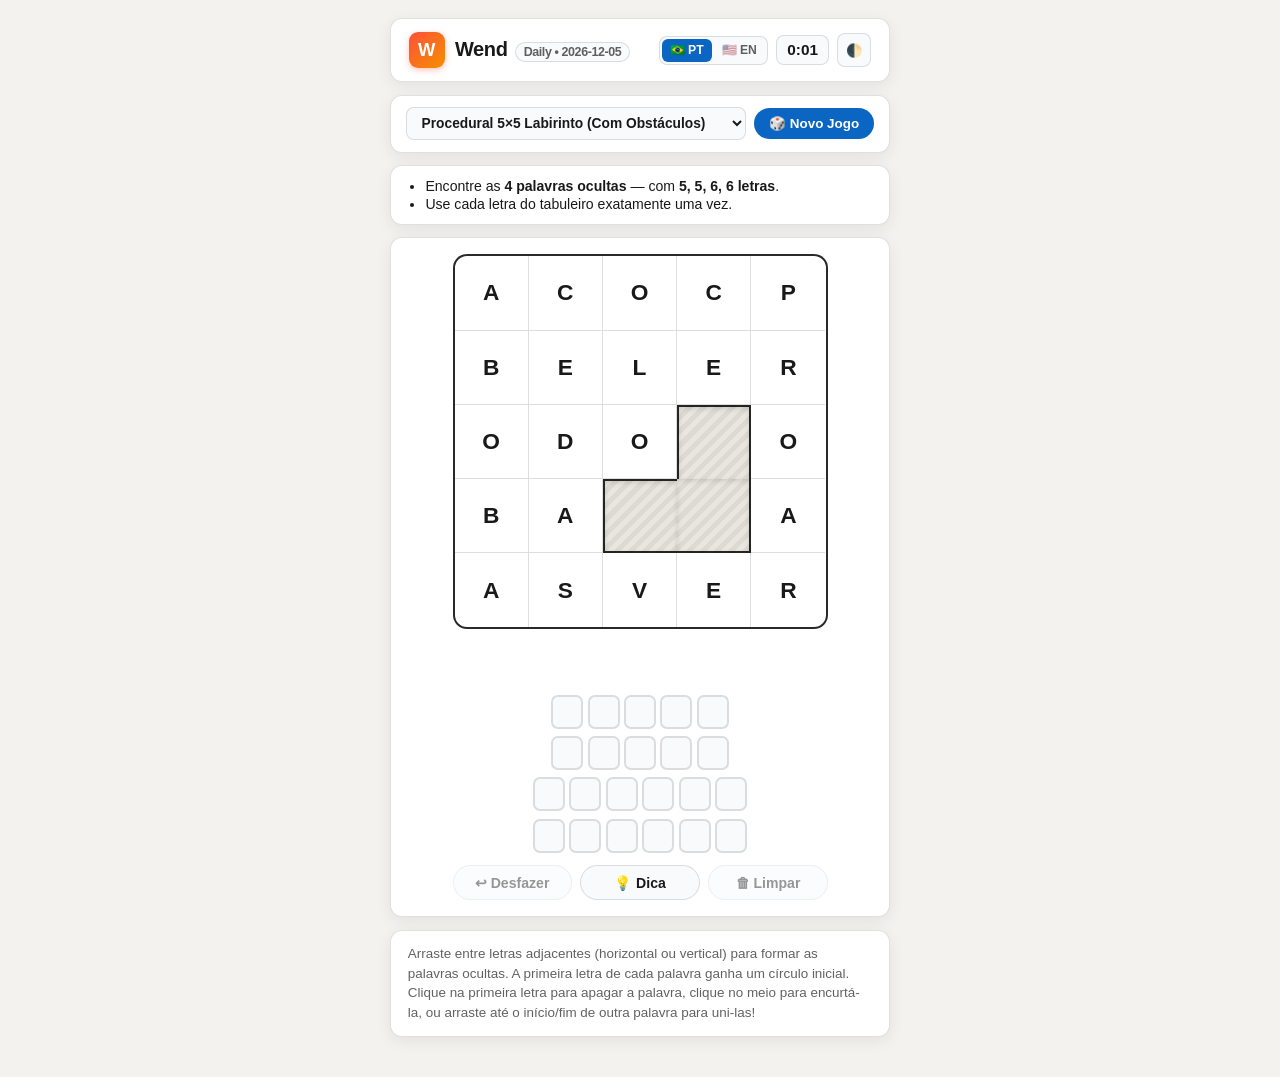
<file: Wend/index.html>
<!DOCTYPE html>
<html lang="pt-BR">
<head>
  <meta charset="UTF-8" />
  <meta name="viewport" content="width=device-width, initial-scale=1.0" />
  <title>Wend — Clean-Room Rebuild (Português PT-BR & Live #142)</title>
  <link rel="stylesheet" href="styles.css" />
</head>
<body>
  <main class="app-container">
    <!-- Header -->
    <header class="app-header">
      <div class="brand-group">
        <div class="brand-icon" aria-hidden="true">W</div>
        <h1 class="brand-title">
          Wend
          <span id="edition-badge" class="edition-badge">#142-PT</span>
        </h1>
      </div>

      <div class="header-right">
        <div class="lang-toggle" role="group" aria-label="Idioma das Palavras">
          <button id="btn-lang-pt" class="lang-btn active" type="button" title="Palavras em Português">
            🇧🇷 PT
          </button>
          <button id="btn-lang-en" class="lang-btn" type="button" title="Words in English">
            🇺🇸 EN
          </button>
        </div>
        <div id="timer-display" class="timer-pill" aria-label="Tempo decorrido">0:00</div>
        <button id="btn-theme" class="icon-btn" type="button" title="Alternar Tema Claro/Escuro" aria-label="Alternar Tema">
          🌓
        </button>
      </div>
    </header>

    <!-- Puzzle Selector & Procedural Generator Bar -->
    <section class="toolbar-card" aria-label="Controles de Jogo">
      <div class="toolbar-row">
        <select id="puzzle-select" class="puzzle-select" aria-label="Selecionar Tabuleiro">
          <option value="pt-201">Português #201 (5×5 Labirinto — 4 paredes internas)</option>
          <option value="pt-202">Português #202 (6×6 Labirinto — 6 paredes internas)</option>
          <option value="pt-142">Português #142 (5×5 Octógono — 3×7 letras)</option>
          <option value="live-142-en">Live Capture #142 (5×5 EN Daily — AVOCADO/EXPENSE/FREIGHT)</option>
          <option value="gen-4x4">Procedural 4×4 Labirinto (Com Obstáculos)</option>
          <option value="gen-5x5-full">Procedural 5×5 Labirinto (Com Obstáculos)</option>
          <option value="gen-5x5-octagon">Procedural 5×5 Octógono (21 letras)</option>
          <option value="gen-6x6-octagon">Procedural 6×6 Labirinto (Com Obstáculos)</option>
        </select>
        <button id="btn-new-random" class="btn btn-primary" type="button">
          🎲 Novo Jogo
        </button>
      </div>
    </section>

    <!-- Win Banner -->
    <section id="win-banner" class="win-banner hidden" aria-live="polite">
      <div class="win-info">
        <h2 id="win-title">🎉 Wend Resolvido!</h2>
        <p id="win-stats"></p>
      </div>
      <button id="btn-win-next" class="btn btn-primary" type="button">
        Próximo →
      </button>
    </section>

    <!-- Goal Instructions Banner (nv in C7ZU1-qQ.js) -->
    <section id="goal-banner" class="goal-banner" aria-label="Objetivo do Jogo"></section>

    <!-- Main Game Board Card -->
    <section class="board-card">
      <div id="wend-board-wrapper" class="wend-board-wrapper">
        <div id="wend-grid" class="wend-grid" role="grid" aria-label="Tabuleiro Wend"></div>
      </div>

      <!-- Current Word Display / Hint / Status Message (a6 & a8 in C7ZU1-qQ.js) -->
      <div id="wend-status-bar" class="wend-status-bar" role="status" aria-live="polite"></div>

      <!-- Word List Slots (ni in C7ZU1-qQ.js) -->
      <div id="wend-word-list" class="wend-word-list" aria-label="Lista de Palavras"></div>

      <!-- Under-Board Action Buttons -->
      <div class="under-board-controls">
        <button id="btn-undo" class="btn" type="button" disabled>
          ↩ Desfazer
        </button>
        <button id="btn-hint" class="btn" type="button">
          💡 Dica
        </button>
        <button id="btn-clear" class="btn" type="button" disabled>
          🗑 Limpar
        </button>
      </div>
    </section>

    <!-- How to Play Card -->
    <section class="info-card" aria-label="Como Jogar">
      <p id="how-to-play-text">
        Arraste entre letras adjacentes (horizontal ou vertical) para formar as palavras ocultas. A primeira letra de cada palavra ganha um círculo inicial. Clique na primeira letra para apagar a palavra, clique no meio para encurtá-la, ou arraste até o início/fim de outra palavra para uni-las!
      </p>
    </section>
  </main>

  <script src="game.js"></script>
  <script src="../suite-bridge.js"></script>
</body>
</html>
</file>
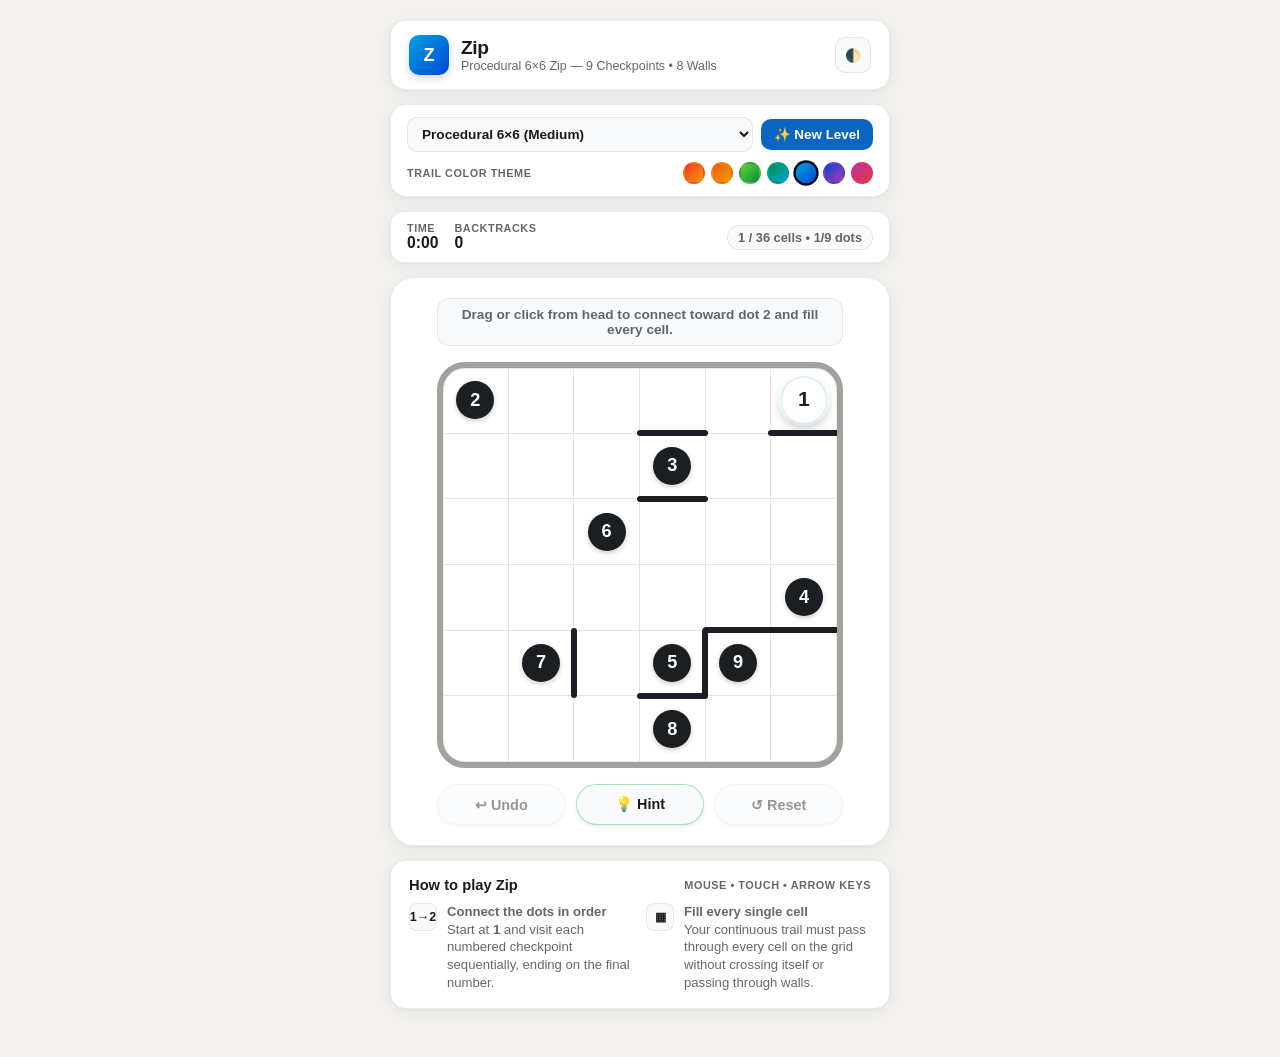
<file: Zip/index.html>
<!DOCTYPE html>
<html lang="en" data-theme="light">
<head>
  <meta charset="UTF-8" />
  <meta name="viewport" content="width=device-width, initial-scale=1.0" />
  <title>Zip — Clean-Room Edition + Procedural Generator</title>
  <link rel="stylesheet" href="styles.css" />
</head>
<body class="color-theme-2">
  <main id="app-container" class="app-container">
    <!-- Top Brand Header -->
    <header class="game-header">
      <div class="brand-group">
        <div class="brand-logo" aria-hidden="true">Z</div>
        <div class="brand-title">
          <h1>Zip</h1>
          <p id="brand-subtitle" class="brand-subtitle">
            Puzzle #590 (Live Capture • 7×7)
          </p>
        </div>
      </div>

      <div class="header-actions">
        <button
          id="btn-dark-mode"
          type="button"
          class="icon-btn"
          title="Toggle Dark / Light Mode"
          aria-label="Toggle Dark / Light Mode"
        >
          🌓
        </button>
      </div>
    </header>

    <!-- Puzzle Selector & Color Theme Toolbar -->
    <section class="toolbar-card" aria-label="Puzzle & Theme Controls">
      <div class="toolbar-row">
        <div class="select-group">
          <select id="puzzle-select" class="puzzle-select" aria-label="Select Puzzle or Generator Size">
            <optgroup label="Captured Live & Official Presets">
              <option value="live_590" selected>Puzzle #590 (7×7 • Live Capture)</option>
              <option value="preset_6x6_walls">Classic Labyrinth (6×6 • 12 Walls)</option>
              <option value="preset_6x6_open">Open Meadow (6×6 • Wall-Free)</option>
              <option value="preset_4x4_tutorial">Warm-Up Mini (4×4 • With Wall Hints)</option>
            </optgroup>
            <optgroup label="Procedural Hamiltonian Generator">
              <option value="gen_5">Procedural 5×5 (Easy)</option>
              <option value="gen_6">Procedural 6×6 (Medium)</option>
              <option value="gen_7">Procedural 7×7 (Hard)</option>
            </optgroup>
          </select>

          <button id="btn-generate" type="button" class="btn-generate" title="Generate a brand-new procedural Zip puzzle">
            <span>✨ New Level</span>
          </button>
        </div>
      </div>

      <div class="toolbar-row">
        <span class="metric-label">Trail Color Theme</span>
        <div id="theme-swatches" class="theme-swatches" aria-label="Trail Color Themes"></div>
      </div>
    </section>

    <!-- Status Bar (Timer, Backtracks, Cell & Checkpoint Progress) -->
    <section class="status-bar" aria-label="Game Status">
      <div class="metrics-group">
        <div class="metric-item">
          <span class="metric-label">Time</span>
          <span id="metric-timer" class="metric-value">0:00</span>
        </div>
        <div class="metric-item">
          <span class="metric-label">Backtracks</span>
          <span id="metric-backtracks" class="metric-value">0</span>
        </div>
      </div>

      <div id="progress-pill" class="progress-pill">
        1 / 49 cells • 1/12 dots
      </div>
    </section>

    <!-- Main Interactive Zip Board Card -->
    <section class="board-card" aria-label="Zip Puzzle Board">
      <div id="message-banner" class="message-banner is-neutral" role="status" aria-live="polite">
        Drag or click from dot 1 to connect the numbers in order and fill every cell.
      </div>

      <div id="trail-board-wrapper" class="trail-board-wrapper">
        <div id="trail-board" class="trail-board">
          <!-- Continuous Gradient SVG Trail -->
          <svg
            id="trail-svg-layer"
            class="trail-svg-layer"
            xmlns="http://www.w3.org/2000/svg"
            preserveAspectRatio="none"
          ></svg>

          <!-- Interactive Grid Cells + Numbered Dots + Walls -->
          <div id="trail-grid" class="trail-grid" role="grid" aria-label="Zip Grid"></div>
        </div>
      </div>

      <!-- Bottom Action Controls -->
      <div class="controls-row">
        <button id="btn-undo" type="button" class="control-btn" disabled>
          <span>↩ Undo</span>
        </button>
        <button id="btn-hint" type="button" class="control-btn btn-hint">
          <span>💡 Hint</span>
        </button>
        <button id="btn-reset" type="button" class="control-btn" disabled>
          <span>↺ Reset</span>
        </button>
      </div>
    </section>

    <!-- Official Zip Rules Summary -->
    <section class="rules-card" aria-label="How to play Zip">
      <div class="rules-title">
        <span>How to play Zip</span>
        <span class="metric-label">Mouse • Touch • Arrow Keys</span>
      </div>
      <div class="rules-grid">
        <div class="rule-item">
          <div class="rule-icon">1→2</div>
          <div>
            <strong>Connect the dots in order</strong><br />
            Start at <strong>1</strong> and visit each numbered checkpoint sequentially, ending on the final number.
          </div>
        </div>
        <div class="rule-item">
          <div class="rule-icon">▦</div>
          <div>
            <strong>Fill every single cell</strong><br />
            Your continuous trail must pass through every cell on the grid without crossing itself or passing through walls.
          </div>
        </div>
      </div>
    </section>
  </main>

  <!-- Completion Modal -->
  <div id="win-modal" class="modal-backdrop" role="dialog" aria-modal="true" aria-labelledby="win-modal-title">
    <div class="modal-card">
      <div class="win-badge">✓</div>
      <div>
        <h2 id="win-modal-title">Zip Solved!</h2>
        <p class="brand-subtitle">Every cell visited &amp; all checkpoints connected in order.</p>
      </div>

      <div class="modal-stats">
        <div>
          <div id="win-stat-time" class="modal-stat-val">0:00</div>
          <div class="modal-stat-lbl">Time</div>
        </div>
        <div>
          <div id="win-stat-backtracks" class="modal-stat-val">0</div>
          <div class="modal-stat-lbl">Backtracks</div>
        </div>
        <div>
          <div id="win-stat-grid" class="modal-stat-val">7×7</div>
          <div class="modal-stat-lbl">Grid</div>
        </div>
      </div>

      <div class="modal-actions">
        <button id="btn-modal-close" type="button" class="modal-btn">View Board</button>
        <button id="btn-modal-next" type="button" class="modal-btn is-primary">✨ Next Level</button>
      </div>
    </div>
  </div>

  <script src="game.js"></script>
  <script src="../suite-bridge.js"></script>
</body>
</html>
</file>
<file: styles.css>
/* ==========================================================================
   LinkedIn Games Suite — Unified Hub, Gauntlet, Profile, Seed & Audio Styles
   Covers: Mini Sudoku, Zip, Tango, Queens, Patches, and Wend (PT-BR / EN)
   ========================================================================== */

:root {
  --bg-page: #f4f2ee;
  --bg-surface: #ffffff;
  --bg-surface-elevated: #f9fafb;
  --bg-glass: rgba(255, 255, 255, 0.9);
  --text-primary: #191919;
  --text-secondary: #5e5e5e;
  --text-muted: #8c8c8c;
  --border-subtle: rgba(0, 0, 0, 0.08);
  --border-strong: rgba(0, 0, 0, 0.16);
  --brand-blue: #0a66c2;
  --brand-blue-hover: #004182;
  --accent-amber: #d97706;
  --accent-emerald: #10b981;
  --shadow-card: 0 4px 14px rgba(0, 0, 0, 0.06), 0 1px 3px rgba(0, 0, 0, 0.05);
  --shadow-card-hover: 0 14px 28px rgba(0, 0, 0, 0.12), 0 4px 10px rgba(0, 0, 0, 0.06);
  --shadow-modal: 0 24px 48px rgba(0, 0, 0, 0.22);
  --radius-xl: 18px;
  --radius-lg: 12px;
  --radius-pill: 999px;
  --topbar-height: 62px;
  --gauntlet-bar-height: 52px;
}

[data-theme="dark"] {
  --bg-page: #11151c;
  --bg-surface: #1b212c;
  --bg-surface-elevated: #232b38;
  --bg-glass: rgba(27, 33, 44, 0.92);
  --text-primary: #f1f5f9;
  --text-secondary: #94a3b8;
  --text-muted: #64748b;
  --border-subtle: rgba(255, 255, 255, 0.09);
  --border-strong: rgba(255, 255, 255, 0.2);
  --brand-blue: #38bdf8;
  --brand-blue-hover: #7dd3fc;
  --shadow-card: 0 6px 18px rgba(0, 0, 0, 0.35);
  --shadow-card-hover: 0 16px 32px rgba(0, 0, 0, 0.5);
  --shadow-modal: 0 24px 56px rgba(0, 0, 0, 0.65);
}

*,
*::before,
*::after {
  box-sizing: border-box;
  margin: 0;
  padding: 0;
}

html,
body {
  height: 100%;
  max-width: 100vw;
  overflow-x: hidden;
  font-family: -apple-system, BlinkMacSystemFont, "Segoe UI", Roboto, Helvetica, Arial, sans-serif;
  background-color: var(--bg-page);
  color: var(--text-primary);
  -webkit-font-smoothing: antialiased;
  transition: background-color 0.2s ease, color 0.2s ease;
}

body.player-active {
  overflow: hidden;
}

.hidden {
  display: none !important;
}

/* ==========================================================================
   Top Navigation Shell Bar
   ========================================================================== */

.suite-topbar {
  position: sticky;
  top: 0;
  z-index: 100;
  min-height: var(--topbar-height);
  padding-top: env(safe-area-inset-top, 0px);
  padding-left: max(16px, env(safe-area-inset-left, 0px));
  padding-right: max(16px, env(safe-area-inset-right, 0px));
  background: var(--bg-glass);
  backdrop-filter: blur(12px);
  -webkit-backdrop-filter: blur(12px);
  border-bottom: 1px solid var(--border-subtle);
  display: flex;
  align-items: center;
  justify-content: space-between;
  gap: 12px;
}

.topbar-left {
  display: flex;
  align-items: center;
  gap: 10px;
  min-width: 0;
}

.suite-brand-btn {
  display: inline-flex;
  align-items: center;
  gap: 10px;
  background: transparent;
  border: none;
  color: var(--text-primary);
  cursor: pointer;
  padding: 6px 10px;
  border-radius: var(--radius-lg);
  transition: background-color 0.15s ease;
  text-align: left;
}

.suite-brand-btn:hover {
  background: var(--bg-surface-elevated);
}

.suite-logo {
  width: 38px;
  height: 38px;
  border-radius: 11px;
  background: linear-gradient(135deg, #7c3aed 0%, #db2777 100%);
  color: #ffffff;
  font-weight: 800;
  font-size: 16px;
  display: grid;
  place-items: center;
  box-shadow: 0 3px 10px rgba(124, 58, 237, 0.35);
  flex-shrink: 0;
}

.suite-brand-text {
  display: flex;
  flex-direction: column;
}

.suite-brand-title {
  font-size: 16.5px;
  font-weight: 800;
  letter-spacing: -0.02em;
  line-height: 1.15;
  background: linear-gradient(135deg, #7c3aed 0%, #db2777 100%);
  -webkit-background-clip: text;
  background-clip: text;
  -webkit-text-fill-color: transparent;
}

[data-theme="dark"] .suite-brand-title {
  background: linear-gradient(135deg, #c4b5fd 0%, #f472b6 100%);
  -webkit-background-clip: text;
  background-clip: text;
  -webkit-text-fill-color: transparent;
}

.suite-brand-subtitle {
  font-size: 11px;
  color: var(--text-secondary);
  font-weight: 500;
}

.btn-back-hub {
  display: inline-flex;
  align-items: center;
  gap: 6px;
  padding: 7px 13px;
  border-radius: var(--radius-pill);
  border: 1px solid var(--border-strong);
  background: var(--bg-surface);
  color: var(--text-primary);
  font-size: 12.5px;
  font-weight: 700;
  cursor: pointer;
  transition: all 0.15s ease;
  white-space: nowrap;
}

.btn-back-hub:hover {
  border-color: var(--brand-blue);
  color: var(--brand-blue);
  transform: translateX(-1px);
}

/* Quick-Switch Game Pills in Topbar */
.topbar-switcher {
  display: flex;
  align-items: center;
  gap: 5px;
  overflow-x: auto;
  scrollbar-width: none;
  padding: 4px 0;
}

.topbar-switcher::-webkit-scrollbar {
  display: none;
}

.switch-pill {
  display: inline-flex;
  align-items: center;
  gap: 6px;
  padding: 6px 11px;
  border-radius: var(--radius-pill);
  border: 1px solid transparent;
  background: transparent;
  color: var(--text-secondary);
  font-size: 12.5px;
  font-weight: 600;
  cursor: pointer;
  transition: all 0.15s ease;
  white-space: nowrap;
}

.switch-pill:hover {
  background: var(--bg-surface-elevated);
  color: var(--text-primary);
}

.switch-pill.active {
  background: var(--bg-surface);
  color: var(--text-primary);
  border-color: var(--border-strong);
  box-shadow: 0 2px 6px rgba(0, 0, 0, 0.06);
}

.switch-pill-dot {
  width: 8px;
  height: 8px;
  border-radius: 50%;
  flex-shrink: 0;
}

.switch-pill .running-indicator {
  width: 6px;
  height: 6px;
  border-radius: 50%;
  background: #10b981;
  display: none;
}

.switch-pill.is-loaded:not(.active) .running-indicator {
  display: inline-block;
}

.topbar-right {
  display: flex;
  align-items: center;
  gap: 7px;
  flex-shrink: 0;
}

.topbar-action-btn {
  display: inline-flex;
  align-items: center;
  gap: 5px;
  padding: 6px 11px;
  border-radius: var(--radius-pill);
  border: 1px solid var(--border-subtle);
  background: var(--bg-surface);
  color: var(--text-primary);
  font-size: 12px;
  font-weight: 600;
  cursor: pointer;
  text-decoration: none;
  transition: all 0.15s ease;
  white-space: nowrap;
}

.topbar-action-btn:hover {
  border-color: var(--border-strong);
  background: var(--bg-surface-elevated);
}

.topbar-action-btn.code-pill {
  font-family: ui-monospace, SFMono-Regular, Menlo, Monaco, Consolas, monospace;
  font-size: 11.5px;
  border-color: rgba(10, 102, 194, 0.3);
}

.icon-btn {
  width: 35px;
  height: 35px;
  border-radius: 50%;
  border: 1px solid var(--border-subtle);
  background: var(--bg-surface);
  color: var(--text-primary);
  display: grid;
  place-items: center;
  cursor: pointer;
  font-size: 15px;
  transition: all 0.15s ease;
}

.icon-btn:hover {
  border-color: var(--border-strong);
  transform: scale(1.04);
}

/* ==========================================================================
   Daily Gauntlet Progress HUD Bar (Shown During 6-Game Triathlon)
   ========================================================================== */

.gauntlet-hud {
  height: var(--gauntlet-bar-height);
  background: linear-gradient(90deg, #1e1b4b 0%, #0f172a 100%);
  color: #ffffff;
  padding: 0 18px;
  display: flex;
  align-items: center;
  justify-content: space-between;
  gap: 12px;
  border-bottom: 1px solid rgba(255, 255, 255, 0.14);
}

.gauntlet-hud-left {
  display: flex;
  align-items: center;
  gap: 10px;
  white-space: nowrap;
}

.gauntlet-title-badge {
  display: inline-flex;
  align-items: center;
  gap: 6px;
  font-size: 12.5px;
  font-weight: 800;
  color: #fbbf24;
  letter-spacing: 0.02em;
}

.gauntlet-seed-tag {
  font-family: ui-monospace, SFMono-Regular, Menlo, Monaco, Consolas, monospace;
  font-size: 11px;
  padding: 2px 7px;
  border-radius: 5px;
  background: rgba(255, 255, 255, 0.12);
  color: #e2e8f0;
}

.gauntlet-stages {
  display: flex;
  align-items: center;
  gap: 6px;
  overflow-x: auto;
  scrollbar-width: none;
}

.gauntlet-stages::-webkit-scrollbar {
  display: none;
}

.gauntlet-stage-chip {
  display: inline-flex;
  align-items: center;
  gap: 5px;
  padding: 4px 10px;
  border-radius: var(--radius-pill);
  font-size: 11.5px;
  font-weight: 700;
  background: rgba(255, 255, 255, 0.08);
  color: rgba(255, 255, 255, 0.65);
  border: 1px solid transparent;
  white-space: nowrap;
}

.gauntlet-stage-chip.active {
  background: rgba(251, 191, 36, 0.2);
  color: #fde68a;
  border-color: #fbbf24;
}

.gauntlet-stage-chip.done {
  background: rgba(16, 185, 129, 0.22);
  color: #6ee7b7;
  border-color: rgba(16, 185, 129, 0.5);
}

.gauntlet-hud-right {
  display: flex;
  align-items: center;
  gap: 10px;
  white-space: nowrap;
}

.gauntlet-timer {
  font-family: ui-monospace, SFMono-Regular, Menlo, Monaco, Consolas, monospace;
  font-size: 14px;
  font-weight: 800;
  color: #ffffff;
  background: rgba(255, 255, 255, 0.12);
  padding: 4px 10px;
  border-radius: 7px;
}

.btn-gauntlet-exit {
  padding: 4px 10px;
  border-radius: 6px;
  border: 1px solid rgba(255, 255, 255, 0.25);
  background: transparent;
  color: #cbd5e1;
  font-size: 11.5px;
  font-weight: 600;
  cursor: pointer;
}

.btn-gauntlet-exit:hover {
  background: rgba(239, 68, 68, 0.25);
  color: #ffffff;
  border-color: #ef4444;
}

/* Stage Transition Toast Overlay */
.stage-toast {
  position: fixed;
  bottom: 24px;
  left: 50%;
  transform: translateX(-50%);
  z-index: 250;
  background: #0f172a;
  color: #ffffff;
  border: 1px solid #10b981;
  border-radius: var(--radius-lg);
  padding: 12px 20px;
  box-shadow: var(--shadow-modal);
  display: flex;
  align-items: center;
  gap: 14px;
  font-size: 13.5px;
  font-weight: 600;
}

.btn-toast-next {
  padding: 6px 12px;
  border-radius: 8px;
  border: none;
  background: #10b981;
  color: #ffffff;
  font-size: 12.5px;
  font-weight: 700;
  cursor: pointer;
}

/* ==========================================================================
   Hub View (Game Launcher Grid + Profile Stats Strip)
   ========================================================================== */

.hub-view {
  max-width: 1140px;
  margin: 0 auto;
  padding: 28px 20px 64px;
}

.hub-hero {
  display: flex;
  flex-wrap: wrap;
  align-items: flex-end;
  justify-content: space-between;
  gap: 20px;
  margin-bottom: 22px;
}

.hub-hero-text h1 {
  font-size: clamp(26px, 3.4vw, 35px);
  font-weight: 800;
  letter-spacing: -0.03em;
  margin-bottom: 6px;
}

.hub-hero-text p {
  font-size: 14.5px;
  color: var(--text-secondary);
  max-width: 600px;
  line-height: 1.5;
}

.hub-hero-actions {
  display: flex;
  flex-wrap: wrap;
  align-items: center;
  gap: 10px;
}

.btn-gauntlet-start {
  display: inline-flex;
  align-items: center;
  gap: 8px;
  padding: 10px 18px;
  border-radius: var(--radius-pill);
  border: none;
  background: linear-gradient(135deg, #f59e0b 0%, #d97706 100%);
  color: #ffffff;
  font-size: 13.5px;
  font-weight: 800;
  cursor: pointer;
  box-shadow: 0 4px 12px rgba(217, 119, 6, 0.35);
  transition: transform 0.15s ease, box-shadow 0.15s ease;
}

.btn-gauntlet-start:hover {
  transform: translateY(-1px);
  box-shadow: 0 6px 18px rgba(217, 119, 6, 0.45);
}

.btn-random-game {
  display: inline-flex;
  align-items: center;
  gap: 8px;
  padding: 10px 16px;
  border-radius: var(--radius-pill);
  border: none;
  background: linear-gradient(135deg, #0a66c2 0%, #004182 100%);
  color: #ffffff;
  font-size: 13.5px;
  font-weight: 700;
  cursor: pointer;
  box-shadow: 0 3px 10px rgba(10, 102, 194, 0.28);
  transition: transform 0.15s ease, box-shadow 0.15s ease;
}

.btn-random-game:hover {
  transform: translateY(-1px);
  box-shadow: 0 6px 16px rgba(10, 102, 194, 0.38);
}

/* Unified Player Profile Summary Strip */
.profile-strip {
  background: var(--bg-surface);
  border: 1px solid var(--border-subtle);
  border-radius: var(--radius-xl);
  padding: 14px 20px;
  margin-bottom: 24px;
  box-shadow: var(--shadow-card);
  display: flex;
  flex-wrap: wrap;
  align-items: center;
  justify-content: space-between;
  gap: 16px;
}

.profile-metrics {
  display: flex;
  flex-wrap: wrap;
  align-items: center;
  gap: 24px;
}

.profile-metric {
  display: flex;
  align-items: center;
  gap: 10px;
}

.metric-icon {
  width: 38px;
  height: 38px;
  border-radius: 10px;
  background: var(--bg-surface-elevated);
  border: 1px solid var(--border-subtle);
  display: grid;
  place-items: center;
  font-size: 18px;
}

.metric-info {
  display: flex;
  flex-direction: column;
}

.metric-val {
  font-size: 17px;
  font-weight: 800;
  line-height: 1.15;
}

.metric-lbl {
  font-size: 11.5px;
  color: var(--text-secondary);
  font-weight: 600;
}

.profile-strip-actions {
  display: flex;
  align-items: center;
  gap: 8px;
}

.hub-controls {
  display: flex;
  flex-wrap: wrap;
  align-items: center;
  justify-content: space-between;
  gap: 12px;
  margin-bottom: 22px;
}

.filter-group {
  display: flex;
  flex-wrap: wrap;
  gap: 8px;
}

.filter-chip {
  padding: 7px 14px;
  border-radius: var(--radius-pill);
  border: 1px solid var(--border-subtle);
  background: var(--bg-surface);
  color: var(--text-secondary);
  font-size: 13px;
  font-weight: 600;
  cursor: pointer;
  transition: all 0.15s ease;
}

.filter-chip:hover {
  color: var(--text-primary);
  border-color: var(--border-strong);
}

.filter-chip.active {
  background: var(--text-primary);
  color: var(--bg-surface);
  border-color: var(--text-primary);
}

/* ==========================================================================
   Game Cards Grid
   ========================================================================== */

.games-grid {
  display: grid;
  grid-template-columns: repeat(auto-fill, minmax(330px, 1fr));
  gap: 22px;
}

.game-card {
  background: var(--bg-surface);
  border: 1px solid var(--border-subtle);
  border-radius: var(--radius-xl);
  box-shadow: var(--shadow-card);
  overflow: hidden;
  display: flex;
  flex-direction: column;
  transition: transform 0.2s cubic-bezier(0.16, 1, 0.3, 1),
    box-shadow 0.2s cubic-bezier(0.16, 1, 0.3, 1),
    border-color 0.2s ease;
  cursor: pointer;
  position: relative;
}

.game-card:hover {
  transform: translateY(-4px);
  box-shadow: var(--shadow-card-hover);
  border-color: var(--border-strong);
}

.card-banner {
  height: 156px;
  display: flex;
  align-items: center;
  justify-content: center;
  position: relative;
  overflow: hidden;
  border-bottom: 1px solid var(--border-subtle);
}

.card-badge-row {
  position: absolute;
  top: 12px;
  left: 12px;
  right: 12px;
  display: flex;
  align-items: center;
  justify-content: space-between;
  pointer-events: none;
}

.edition-pill {
  padding: 4px 10px;
  border-radius: var(--radius-pill);
  background: rgba(15, 23, 42, 0.75);
  backdrop-filter: blur(6px);
  color: #ffffff;
  font-size: 11px;
  font-weight: 700;
  letter-spacing: 0.02em;
}

.session-pill {
  padding: 4px 10px;
  border-radius: var(--radius-pill);
  background: #10b981;
  color: #ffffff;
  font-size: 11px;
  font-weight: 700;
  display: none;
}

.game-card.is-loaded .session-pill {
  display: inline-flex;
  align-items: center;
  gap: 4px;
}

.card-stats-badges {
  position: absolute;
  bottom: 10px;
  right: 12px;
  display: flex;
  gap: 6px;
  pointer-events: none;
}

.card-stat-pill {
  padding: 3px 8px;
  border-radius: var(--radius-pill);
  background: rgba(15, 23, 42, 0.78);
  color: #f8fafc;
  font-size: 10.5px;
  font-weight: 700;
}

.card-preview-svg {
  width: 114px;
  height: 114px;
  filter: drop-shadow(0 6px 14px rgba(0, 0, 0, 0.12));
  transition: transform 0.25s cubic-bezier(0.16, 1, 0.3, 1);
}

.game-card:hover .card-preview-svg {
  transform: scale(1.06) rotate(-1deg);
}

.card-body {
  padding: 20px;
  display: flex;
  flex-direction: column;
  flex: 1;
  gap: 10px;
}

.card-title-row {
  display: flex;
  align-items: center;
  justify-content: space-between;
  gap: 8px;
}

.card-title {
  font-size: 20px;
  font-weight: 800;
  letter-spacing: -0.02em;
}

.card-category {
  font-size: 11px;
  font-weight: 700;
  text-transform: uppercase;
  letter-spacing: 0.04em;
  padding: 3px 9px;
  border-radius: var(--radius-pill);
  background: var(--bg-surface-elevated);
  color: var(--text-secondary);
}

.card-desc {
  font-size: 13.5px;
  color: var(--text-secondary);
  line-height: 1.5;
  flex: 1;
}

.card-features {
  display: flex;
  flex-wrap: wrap;
  gap: 6px;
  margin-top: 2px;
}

.feature-tag {
  font-size: 11px;
  font-weight: 600;
  color: var(--text-secondary);
  background: var(--bg-surface-elevated);
  border: 1px solid var(--border-subtle);
  padding: 3px 8px;
  border-radius: 6px;
}

.card-footer {
  display: flex;
  align-items: center;
  gap: 10px;
  margin-top: 8px;
  padding-top: 14px;
  border-top: 1px solid var(--border-subtle);
}

.btn-play-card {
  flex: 1;
  padding: 10px 16px;
  border-radius: var(--radius-lg);
  border: none;
  font-size: 14px;
  font-weight: 700;
  color: #ffffff;
  cursor: pointer;
  display: inline-flex;
  align-items: center;
  justify-content: center;
  gap: 6px;
  transition: filter 0.15s ease, transform 0.1s ease;
}

.btn-play-card:hover {
  filter: brightness(1.08);
}

.btn-standalone-card {
  padding: 9px 12px;
  border-radius: var(--radius-lg);
  border: 1px solid var(--border-subtle);
  background: var(--bg-surface-elevated);
  color: var(--text-secondary);
  font-size: 13px;
  font-weight: 600;
  text-decoration: none;
  transition: all 0.15s ease;
}

.btn-standalone-card:hover {
  color: var(--text-primary);
  border-color: var(--border-strong);
}

/* ==========================================================================
   In-App Game Player View (Multi-Instance Iframe Deck)
   ========================================================================== */

.player-view {
  position: relative;
  width: 100vw;
  max-width: 100%;
  height: calc(100vh - var(--topbar-height));
  height: calc(100dvh - var(--topbar-height));
  background: var(--bg-page);
  overflow: hidden;
}

body.gauntlet-active .player-view {
  height: calc(100vh - var(--topbar-height) - var(--gauntlet-bar-height));
  height: calc(100dvh - var(--topbar-height) - var(--gauntlet-bar-height));
}

.iframe-deck {
  width: 100%;
  height: 100%;
  position: relative;
}

.game-iframe {
  width: 100% !important;
  height: 100% !important;
  border: none;
  display: none;
  background: var(--bg-page);
}

.game-iframe.active {
  display: block;
}

/* ==========================================================================
   Modals (Profile Stats, Challenge Code, and Gauntlet Summary)
   ========================================================================== */

.suite-modal-backdrop {
  position: fixed;
  inset: 0;
  z-index: 300;
  background: rgba(15, 23, 42, 0.62);
  backdrop-filter: blur(5px);
  display: flex;
  align-items: center;
  justify-content: center;
  padding: 20px;
}

.suite-modal {
  background: var(--bg-surface);
  color: var(--text-primary);
  border: 1px solid var(--border-strong);
  border-radius: var(--radius-xl);
  box-shadow: var(--shadow-modal);
  width: 100%;
  max-width: 560px;
  max-height: 90vh;
  overflow-y: auto;
  padding: 24px;
  display: flex;
  flex-direction: column;
  gap: 18px;
}

.modal-header {
  display: flex;
  align-items: center;
  justify-content: space-between;
  gap: 12px;
}

.modal-header h2 {
  font-size: 20px;
  font-weight: 800;
  letter-spacing: -0.02em;
}

.btn-modal-close {
  width: 32px;
  height: 32px;
  border-radius: 50%;
  border: 1px solid var(--border-subtle);
  background: var(--bg-surface-elevated);
  color: var(--text-secondary);
  cursor: pointer;
  font-size: 16px;
}

.modal-section {
  background: var(--bg-surface-elevated);
  border: 1px solid var(--border-subtle);
  border-radius: var(--radius-lg);
  padding: 14px 16px;
  display: flex;
  flex-direction: column;
  gap: 10px;
}

.modal-section-title {
  font-size: 12px;
  font-weight: 700;
  text-transform: uppercase;
  letter-spacing: 0.04em;
  color: var(--text-secondary);
}

.code-display-row {
  display: flex;
  align-items: center;
  gap: 8px;
  flex-wrap: wrap;
}

.code-box {
  flex: 1;
  font-family: ui-monospace, SFMono-Regular, Menlo, Monaco, Consolas, monospace;
  font-size: 14px;
  font-weight: 700;
  padding: 10px 12px;
  border-radius: 8px;
  background: var(--bg-surface);
  border: 1px solid var(--border-strong);
  color: var(--brand-blue);
  user-select: all;
}

.code-input {
  flex: 1;
  font-family: ui-monospace, SFMono-Regular, Menlo, Monaco, Consolas, monospace;
  font-size: 13.5px;
  padding: 10px 12px;
  border-radius: 8px;
  background: var(--bg-surface);
  border: 1px solid var(--border-strong);
  color: var(--text-primary);
}

.btn-modal-primary {
  padding: 10px 15px;
  border-radius: 8px;
  border: none;
  background: var(--brand-blue);
  color: #ffffff;
  font-size: 13px;
  font-weight: 700;
  cursor: pointer;
  white-space: nowrap;
}

.btn-modal-secondary {
  padding: 9px 14px;
  border-radius: 8px;
  border: 1px solid var(--border-strong);
  background: var(--bg-surface);
  color: var(--text-primary);
  font-size: 13px;
  font-weight: 600;
  cursor: pointer;
  white-space: nowrap;
}

/* Stats Table inside Profile & Gauntlet Modals */
.stats-table {
  width: 100%;
  border-collapse: collapse;
  font-size: 13px;
}

.stats-table th,
.stats-table td {
  padding: 9px 10px;
  text-align: left;
  border-bottom: 1px solid var(--border-subtle);
}

.stats-table th {
  font-size: 11px;
  text-transform: uppercase;
  letter-spacing: 0.04em;
  color: var(--text-secondary);
}

.stats-table tr:last-child td {
  border-bottom: none;
}

.hub-footer {
  margin-top: 36px;
  text-align: center;
  color: var(--text-muted);
  font-size: 12.5px;
}

.kbd {
  display: inline-block;
  padding: 2px 6px;
  font-family: ui-monospace, SFMono-Regular, Menlo, Monaco, Consolas, monospace;
  font-size: 11px;
  color: var(--text-primary);
  background: var(--bg-surface);
  border: 1px solid var(--border-strong);
  border-radius: 5px;
  margin: 0 2px;
}

@media (max-width: 760px) {
  .suite-topbar {
    padding: 0 10px;
    height: 52px;
    min-height: 52px;
    gap: 8px;
  }
  .suite-logo {
    width: 32px;
    height: 32px;
    border-radius: 9px;
  }
  .suite-logo svg {
    width: 20px;
    height: 20px;
  }
  .suite-brand-title {
    font-size: 15px;
  }
  .suite-brand-subtitle {
    display: none;
  }

  /* When playing a game on mobile, simplify the topbar completely */
  body.player-active .suite-brand-btn {
    display: none;
  }
  body.player-active .topbar-switcher {
    display: none;
  }
  body.player-active #btn-open-profile,
  body.player-active #btn-install-app,
  body.player-active #btn-reload-game,
  body.player-active #btn-open-standalone {
    display: none !important;
  }
  body.player-active .btn-back-hub {
    padding: 6px 10px;
    font-size: 12px;
  }

  /* Compact Challenge Code pill on mobile */
  #btn-challenge-code {
    padding: 5px 9px;
    font-size: 11px;
    max-width: 140px;
    overflow: hidden;
    text-overflow: ellipsis;
    white-space: nowrap;
  }

  .topbar-right {
    gap: 5px;
  }
  .icon-btn {
    width: 32px;
    height: 32px;
    font-size: 14px;
  }

  .hub-view {
    padding: 16px 14px 48px;
  }
  .games-grid {
    grid-template-columns: 1fr;
    gap: 16px;
  }
  .profile-metrics {
    gap: 12px;
  }
  .suite-modal {
    padding: 16px;
    max-height: 88vh;
  }
}

@media (max-width: 480px) {
  #btn-install-app,
  #btn-open-standalone,
  #btn-reload-game {
    display: none !important;
  }
  .hub-hero-actions {
    width: 100%;
  }
  .btn-gauntlet-start,
  .btn-random-game {
    flex: 1;
    justify-content: center;
  }
}
</file>
<file: Patches/styles.css>
/* ==========================================================================
   LinkedIn Patches — Clean-Room Stylesheet
   Reconstructed from REA CDP inspection of live Puzzle #225 & C7ZU1-qQ.js
   ========================================================================== */

:root {
  --bg-page: #f4f2ee;
  --bg-card: #ffffff;
  --bg-elevated: #f8fafc;
  --text-primary: rgba(0, 0, 0, 0.9);
  --text-secondary: rgba(0, 0, 0, 0.62);
  --border-subtle: rgba(0, 0, 0, 0.12);
  --grid-hairline: rgba(0, 0, 0, 0.14);
  --board-border: rgba(0, 0, 0, 0.85);
  --accent-primary: #0a66c2;
  --accent-hover: #004182;
  --error-red: #cb112d;
  --error-bg: rgba(203, 17, 45, 0.09);
  --shadow-card: 0 4px 16px rgba(0, 0, 0, 0.07);
}

body.theme-dark {
  --bg-page: #1b1f23;
  --bg-card: #24292e;
  --bg-elevated: #2d333b;
  --text-primary: rgba(255, 255, 255, 0.92);
  --text-secondary: rgba(255, 255, 255, 0.64);
  --border-subtle: rgba(255, 255, 255, 0.14);
  --grid-hairline: rgba(255, 255, 255, 0.14);
  --board-border: rgba(255, 255, 255, 0.82);
  --accent-primary: #70b5f9;
  --accent-hover: #a8d4ff;
  --error-red: #f85149;
  --error-bg: rgba(248, 81, 73, 0.15);
  --shadow-card: 0 6px 24px rgba(0, 0, 0, 0.35);
}

* {
  box-sizing: border-box;
  margin: 0;
  padding: 0;
}

body {
  font-family: -apple-system, BlinkMacSystemFont, "Segoe UI", Roboto, Helvetica, Arial, sans-serif;
  background-color: var(--bg-page);
  color: var(--text-primary);
  min-height: 100vh;
  display: flex;
  flex-direction: column;
  align-items: center;
  padding: 1.25rem 1rem 2.5rem;
  transition: background-color 0.2s ease, color 0.2s ease;
}

.app-container {
  width: 100%;
  max-width: 500px;
  display: flex;
  flex-direction: column;
  gap: 0.85rem;
}

/* Header */
.app-header {
  display: flex;
  justify-content: space-between;
  align-items: center;
  background: var(--bg-card);
  padding: 0.85rem 1.1rem;
  border-radius: 12px;
  border: 1px solid var(--border-subtle);
  box-shadow: var(--shadow-card);
}

.brand-group {
  display: flex;
  align-items: center;
  gap: 0.65rem;
}

.brand-icon {
  width: 36px;
  height: 36px;
  border-radius: 8px;
  background: var(--bg-elevated);
  border: 1.5px solid var(--board-border);
  display: grid;
  grid-template-columns: 1fr 1fr;
  grid-template-rows: 1fr 1fr;
  gap: 2px;
  padding: 4px;
}

.brand-icon span:nth-child(1) {
  background: #00afff;
  border-radius: 2px;
}
.brand-icon span:nth-child(2) {
  background: #ef6c00;
  border-radius: 2px;
}
.brand-icon span:nth-child(3) {
  background: #00a651;
  border-radius: 2px;
}
.brand-icon span:nth-child(4) {
  background: #7c4dff;
  border-radius: 2px;
}

.brand-title {
  font-size: 1.25rem;
  font-weight: 700;
  letter-spacing: -0.02em;
  display: flex;
  align-items: baseline;
  gap: 0.45rem;
}

.edition-badge {
  font-size: 0.78rem;
  font-weight: 600;
  color: var(--text-secondary);
  background: var(--bg-elevated);
  padding: 0.15rem 0.5rem;
  border-radius: 999px;
  border: 1px solid var(--border-subtle);
}

.header-right {
  display: flex;
  align-items: center;
  gap: 0.65rem;
}

.timer-pill {
  font-variant-numeric: tabular-nums;
  font-weight: 700;
  font-size: 1rem;
  padding: 0.35rem 0.7rem;
  border-radius: 8px;
  background: var(--bg-elevated);
  border: 1px solid var(--border-subtle);
}

.icon-btn {
  background: var(--bg-elevated);
  color: var(--text-primary);
  border: 1px solid var(--border-subtle);
  border-radius: 8px;
  width: 36px;
  height: 36px;
  display: inline-flex;
  align-items: center;
  justify-content: center;
  cursor: pointer;
  transition: background 0.15s ease;
}

.icon-btn:hover {
  background: var(--border-subtle);
}

/* Toolbar & Generator Controls */
.toolbar-card {
  background: var(--bg-card);
  padding: 0.75rem 1rem;
  border-radius: 12px;
  border: 1px solid var(--border-subtle);
  box-shadow: var(--shadow-card);
  display: flex;
  flex-direction: column;
  gap: 0.65rem;
}

.toolbar-row {
  display: flex;
  align-items: center;
  justify-content: space-between;
  gap: 0.5rem;
  flex-wrap: wrap;
}

.puzzle-select {
  flex: 1;
  min-width: 0;
  width: 100%;
  padding: 0.45rem 0.65rem;
  border-radius: 8px;
  border: 1px solid var(--border-subtle);
  background: var(--bg-elevated);
  color: var(--text-primary);
  font-size: 0.875rem;
  font-weight: 600;
  cursor: pointer;
}

.btn {
  display: inline-flex;
  align-items: center;
  justify-content: center;
  gap: 0.35rem;
  padding: 0.45rem 0.85rem;
  border-radius: 999px;
  font-size: 0.85rem;
  font-weight: 600;
  cursor: pointer;
  border: 1px solid var(--border-subtle);
  background: var(--bg-elevated);
  color: var(--text-primary);
  transition: all 0.15s ease;
}

.btn:hover:not(:disabled) {
  background: var(--border-subtle);
}

.btn:disabled {
  opacity: 0.45;
  cursor: not-allowed;
}

.btn-primary {
  background: var(--accent-primary);
  color: #ffffff;
  border-color: transparent;
}

body.theme-dark .btn-primary {
  color: #111111;
}

.btn-primary:hover:not(:disabled) {
  background: var(--accent-hover);
}

/* ==========================================================================
   Patches Game Board, Clue Shapes & Drawn Region Overlays
   ========================================================================== */

.board-card {
  background: var(--bg-card);
  padding: 1.05rem;
  border-radius: 12px;
  border: 1px solid var(--border-subtle);
  box-shadow: var(--shadow-card);
  display: flex;
  flex-direction: column;
  align-items: center;
  gap: 0.9rem;
}

.patches-board-wrapper {
  position: relative;
  width: 100%;
  max-width: 410px;
  aspect-ratio: var(--grid-cols, 6) / var(--grid-rows, 6);
  margin: 0 auto;
  user-select: none;
  -webkit-user-select: none;
  touch-action: none;
}

.patches-grid {
  position: relative;
  width: 100%;
  height: 100%;
  display: grid;
  grid-template-columns: repeat(var(--grid-cols, 6), 1fr);
  grid-template-rows: repeat(var(--grid-rows, 6), 1fr);
  border: 2.5px solid var(--board-border);
  border-radius: 10px;
  background-color: var(--bg-card);
  overflow: hidden;
}

.patches-cell {
  position: relative;
  display: flex;
  align-items: center;
  justify-content: center;
  border-right: 1px dashed var(--grid-hairline);
  border-bottom: 1px dashed var(--grid-hairline);
  cursor: pointer;
  z-index: 1;
}

.patches-cell.is-last-col {
  border-right: none;
}

.patches-cell.is-last-row {
  border-bottom: none;
}

.patches-cell:focus-visible {
  outline: none;
  box-shadow: inset 0 0 0 3px var(--accent-primary);
  z-index: 6;
}

/* Clue Shape Indicators (Square, Wide Rect, Tall Rect, Freeform Cross) */
.clue-container {
  position: relative;
  width: 100%;
  height: 100%;
  display: flex;
  align-items: center;
  justify-content: center;
  pointer-events: none;
  transition: opacity 0.15s ease, transform 0.15s ease;
}

.clue-shape {
  display: flex;
  align-items: center;
  justify-content: center;
  border-radius: 5px;
  background-color: var(--clue-color, #00afff);
  color: #ffffff;
  font-weight: 800;
  font-size: 0.92rem;
  box-shadow: 0 1px 3px rgba(0, 0, 0, 0.22);
}

/* 1. Square Clue */
.clue-shape--square {
  width: 58%;
  height: 58%;
}

/* 2. Horizontal Wide Rectangle Clue */
.clue-shape--horiz {
  width: 76%;
  height: 44%;
}

/* 3. Vertical Tall Rectangle Clue */
.clue-shape--vert {
  width: 44%;
  height: 76%;
}

/* 4. Freeform (UNKNOWN) Clue — Overlapping Horizontal + Vertical Cross */
.clue-freeform-wrapper {
  position: relative;
  width: 100%;
  height: 100%;
  display: flex;
  align-items: center;
  justify-content: center;
}

.clue-freeform-bar {
  position: absolute;
  border-radius: 4px;
  background-color: var(--clue-fill, rgba(0, 175, 255, 0.42));
  border: 1.5px solid var(--clue-color, #00afff);
}

.clue-freeform-bar--horiz {
  width: 74%;
  height: 40%;
}

.clue-freeform-bar--vert {
  width: 40%;
  height: 74%;
}

.clue-number {
  position: relative;
  z-index: 2;
  font-weight: 800;
  font-size: 0.92rem;
  line-height: 1;
  color: #ffffff;
  text-shadow: 0 1px 2px rgba(0, 0, 0, 0.38);
}

.clue-freeform-wrapper .clue-number {
  color: var(--text-primary);
  text-shadow: 0 0 4px var(--bg-card);
}

/* Drawn Region Overlays Layer */
.regions-layer {
  position: absolute;
  inset: 0;
  pointer-events: none;
  z-index: 3;
}

.region-overlay {
  position: absolute;
  border-radius: 7px;
  border: 2.5px solid var(--region-color, #00afff);
  background-color: var(--region-fill, rgba(0, 175, 255, 0.34));
  transition: top 0.08s ease, left 0.08s ease, width 0.08s ease, height 0.08s ease,
    transform 0.25s ease, background-color 0.2s ease;
  overflow: hidden;
}

.region-overlay--drawing {
  border-style: solid;
  box-shadow: 0 4px 14px rgba(0, 0, 0, 0.16);
  z-index: 5;
}

.region-overlay--error {
  border-color: var(--error-red) !important;
  background: repeating-linear-gradient(
    -45deg,
    rgba(203, 17, 45, 0.14),
    rgba(203, 17, 45, 0.14) 7px,
    rgba(203, 17, 45, 0.32) 7px,
    rgba(203, 17, 45, 0.32) 11px
  ) !important;
}

.region-overlay--solved {
  animation: region-pop 0.55s cubic-bezier(0.34, 1.56, 0.64, 1);
}

@keyframes region-pop {
  0% {
    transform: scale(1);
  }
  45% {
    transform: scale(1.03);
  }
  100% {
    transform: scale(1);
  }
}

/* Region Size Pill Badge (shown while dragging or inside drawn regions) */
.region-size-badge {
  position: absolute;
  transform: translate(-50%, -50%);
  background: rgba(0, 0, 0, 0.72);
  color: #ffffff;
  font-size: 0.76rem;
  font-weight: 700;
  padding: 0.12rem 0.42rem;
  border-radius: 999px;
  pointer-events: none;
  box-shadow: 0 1px 4px rgba(0, 0, 0, 0.25);
  white-space: nowrap;
}

/* Hint Highlight Overlay */
.hint-outline-box {
  position: absolute;
  border-radius: 7px;
  border: 3px dashed var(--accent-primary);
  background-color: rgba(10, 102, 194, 0.12);
  pointer-events: none;
  z-index: 4;
  animation: pulse-outline 1.2s infinite ease-in-out;
}

@keyframes pulse-outline {
  0%, 100% {
    opacity: 1;
  }
  50% {
    opacity: 0.45;
  }
}

/* Under-board Controls */
.under-board-controls {
  display: flex;
  width: 100%;
  max-width: 410px;
  gap: 0.6rem;
  justify-content: space-between;
}

.under-board-controls .btn {
  flex: 1;
  padding: 0.55rem 0.75rem;
  font-size: 0.9rem;
}

/* Cards (Hint, Error, Instructions) */
.patches-card {
  width: 100%;
  background: var(--bg-card);
  border: 1px solid var(--border-subtle);
  border-radius: 12px;
  padding: 0.95rem 1.15rem;
  box-shadow: var(--shadow-card);
  font-size: 0.88rem;
  line-height: 1.45;
}

.patches-card.hidden {
  display: none;
}

.patches-error-card {
  border-color: var(--error-red);
  background: var(--error-bg);
  color: var(--error-red);
  font-weight: 600;
  display: flex;
  flex-direction: column;
  gap: 0.4rem;
}

.hint-card {
  border-color: var(--accent-primary);
  display: flex;
  flex-direction: column;
  gap: 0.55rem;
}

.hint-header {
  display: flex;
  align-items: center;
  justify-content: space-between;
  font-weight: 700;
  color: var(--accent-primary);
}

.hint-actions {
  display: flex;
  justify-content: flex-end;
  gap: 0.5rem;
  margin-top: 0.25rem;
}

/* Visual Legend in How to Play Card (Reconstructed from rv in C7ZU1-qQ.js) */
.legend-title {
  font-weight: 700;
  font-size: 0.94rem;
  margin-bottom: 0.65rem;
}

.legend-grid {
  display: grid;
  grid-template-columns: 1fr 1fr;
  gap: 0.65rem;
  margin-bottom: 0.7rem;
}

.legend-item {
  display: flex;
  align-items: center;
  gap: 0.6rem;
  background: var(--bg-elevated);
  padding: 0.45rem 0.6rem;
  border-radius: 8px;
  border: 1px solid var(--border-subtle);
  font-size: 0.82rem;
  font-weight: 600;
}

.legend-icon-box {
  position: relative;
  width: 28px;
  height: 28px;
  display: flex;
  align-items: center;
  justify-content: center;
  flex-shrink: 0;
}

.legend-shape {
  background: #00afff;
  border-radius: 3px;
}

.legend-shape--square {
  width: 18px;
  height: 18px;
}

.legend-shape--tall {
  width: 12px;
  height: 22px;
  background: #00a651;
}

.legend-shape--wide {
  width: 22px;
  height: 12px;
  background: #ef6c00;
}

.legend-freeform-h,
.legend-freeform-v {
  position: absolute;
  background: rgba(124, 77, 255, 0.42);
  border: 1.5px solid #7c4dff;
  border-radius: 3px;
}

.legend-freeform-h {
  width: 22px;
  height: 11px;
}

.legend-freeform-v {
  width: 11px;
  height: 22px;
}

.legend-note {
  font-size: 0.83rem;
  color: var(--text-secondary);
}

/* Win Banner */
.win-banner {
  width: 100%;
  background: linear-gradient(135deg, rgba(0, 166, 81, 0.16), rgba(0, 175, 255, 0.18));
  border: 2px solid #00a651;
  border-radius: 12px;
  padding: 1rem 1.15rem;
  display: flex;
  align-items: center;
  justify-content: space-between;
  gap: 0.75rem;
  box-shadow: var(--shadow-card);
}

.win-banner.hidden {
  display: none;
}

.win-info h2 {
  font-size: 1.08rem;
  font-weight: 700;
  margin-bottom: 0.15rem;
}

.win-info p {
  font-size: 0.84rem;
  color: var(--text-secondary);
}
</file>
<file: Queens/styles.css>
/* ==========================================================================
   LinkedIn Queens (queensv2) — Clean-Room Stylesheet
   Reconstructed from exported LinkedIn CSS & DOM (queens_core.css)
   ========================================================================== */

:root {
  /* Official 16 Queens Color Region Palette */
  --queens-board-color1: #bba3e2;  /* 0: Lavender */
  --queens-board-color2: #ffc992;  /* 1: Peach Orange */
  --queens-board-color3: #96beff;  /* 2: Soft Blue */
  --queens-board-color4: #b3dfa0;  /* 3: Pastel Green */
  --queens-board-color5: #dfdfdf;  /* 4: Light Gray */
  --queens-board-color6: #ff7b60;  /* 5: Vibrant Coral */
  --queens-board-color7: #e6f388;  /* 6: Lime Yellow */
  --queens-board-color8: #b9b29e;  /* 7: Warm Beige */
  --queens-board-color9: #dfa0bf;  /* 8: Rose Pink */
  --queens-board-color10: #a3d2d8; /* 9: Muted Teal */
  --queens-board-color11: #62efea; /* 10: Bright Cyan */
  --queens-board-color12: #ff93f3; /* 11: Hot Pink */
  --queens-board-color13: #8acc6d; /* 12: Leaf Green */
  --queens-board-color14: #729aec; /* 13: Sky Blue */
  --queens-board-color15: #c387e0; /* 14: Soft Purple */
  --queens-board-color16: #ffe04b; /* 15: Golden Yellow */

  /* Theme tokens (Light default) */
  --bg-page: #f4f2ee;
  --bg-card: #ffffff;
  --bg-elevated: #f8fafc;
  --text-primary: rgba(0, 0, 0, 0.9);
  --text-secondary: rgba(0, 0, 0, 0.6);
  --border-subtle: rgba(0, 0, 0, 0.12);
  --accent-primary: #0a66c2;
  --accent-hover: #004182;
  --error-red: #cb112d;
  --error-bg: rgba(203, 17, 45, 0.08);
  --board-border: #000000;
  --grid-cell-line: rgba(0, 0, 0, 0.25);
  --shadow-card: 0 4px 16px rgba(0, 0, 0, 0.07);
}

body.theme-dark {
  --bg-page: #1b1f23;
  --bg-card: #24292e;
  --bg-elevated: #2d333b;
  --text-primary: rgba(255, 255, 255, 0.92);
  --text-secondary: rgba(255, 255, 255, 0.64);
  --border-subtle: rgba(255, 255, 255, 0.14);
  --accent-primary: #70b5f9;
  --accent-hover: #a8d4ff;
  --error-red: #f85149;
  --error-bg: rgba(248, 81, 73, 0.14);
  --shadow-card: 0 6px 24px rgba(0, 0, 0, 0.35);
}

* {
  box-sizing: border-box;
  margin: 0;
  padding: 0;
}

body {
  font-family: -apple-system, BlinkMacSystemFont, "Segoe UI", Roboto, Helvetica, Arial, sans-serif;
  background-color: var(--bg-page);
  color: var(--text-primary);
  min-height: 100vh;
  display: flex;
  flex-direction: column;
  align-items: center;
  padding: 1.25rem 1rem 2.5rem;
  transition: background-color 0.2s ease, color 0.2s ease;
}

/* Header & Top Toolbar */
.app-container {
  width: 100%;
  max-width: 490px;
  display: flex;
  flex-direction: column;
  gap: 0.85rem;
}

.app-header {
  display: flex;
  justify-content: space-between;
  align-items: center;
  background: var(--bg-card);
  padding: 0.85rem 1.1rem;
  border-radius: 12px;
  border: 1px solid var(--border-subtle);
  box-shadow: var(--shadow-card);
}

.brand-group {
  display: flex;
  align-items: center;
  gap: 0.65rem;
}

.brand-icon {
  width: 36px;
  height: 36px;
  border-radius: 8px;
  background: linear-gradient(135deg, #bba3e2 0%, #ffc992 50%, #96beff 100%);
  border: 2px solid #000;
  display: flex;
  align-items: center;
  justify-content: center;
  box-shadow: 0 2px 4px rgba(0, 0, 0, 0.12);
}

.brand-title {
  font-size: 1.25rem;
  font-weight: 700;
  letter-spacing: -0.02em;
  display: flex;
  align-items: baseline;
  gap: 0.45rem;
}

.edition-badge {
  font-size: 0.78rem;
  font-weight: 600;
  color: var(--text-secondary);
  background: var(--bg-elevated);
  padding: 0.15rem 0.5rem;
  border-radius: 999px;
  border: 1px solid var(--border-subtle);
}

.header-right {
  display: flex;
  align-items: center;
  gap: 0.65rem;
}

.timer-pill {
  font-variant-numeric: tabular-nums;
  font-weight: 700;
  font-size: 1rem;
  padding: 0.35rem 0.7rem;
  border-radius: 8px;
  background: var(--bg-elevated);
  border: 1px solid var(--border-subtle);
}

.icon-btn {
  background: var(--bg-elevated);
  color: var(--text-primary);
  border: 1px solid var(--border-subtle);
  border-radius: 8px;
  width: 36px;
  height: 36px;
  display: inline-flex;
  align-items: center;
  justify-content: center;
  cursor: pointer;
  transition: background 0.15s ease, transform 0.1s ease;
}

.icon-btn:hover {
  background: var(--border-subtle);
}

/* Puzzle & Generator Controls Bar */
.toolbar-card {
  background: var(--bg-card);
  padding: 0.75rem 1rem;
  border-radius: 12px;
  border: 1px solid var(--border-subtle);
  box-shadow: var(--shadow-card);
  display: flex;
  flex-direction: column;
  gap: 0.65rem;
}

.toolbar-row {
  display: flex;
  align-items: center;
  justify-content: space-between;
  gap: 0.5rem;
  flex-wrap: wrap;
}

.puzzle-select {
  flex: 1;
  min-width: 0;
  width: 100%;
  padding: 0.45rem 0.65rem;
  border-radius: 8px;
  border: 1px solid var(--border-subtle);
  background: var(--bg-elevated);
  color: var(--text-primary);
  font-size: 0.875rem;
  font-weight: 600;
  cursor: pointer;
}

.btn {
  display: inline-flex;
  align-items: center;
  justify-content: center;
  gap: 0.35rem;
  padding: 0.45rem 0.8rem;
  border-radius: 999px;
  font-size: 0.85rem;
  font-weight: 600;
  cursor: pointer;
  border: 1px solid var(--border-subtle);
  background: var(--bg-elevated);
  color: var(--text-primary);
  transition: all 0.15s ease;
}

.btn:hover:not(:disabled) {
  background: var(--border-subtle);
}

.btn:disabled {
  opacity: 0.45;
  cursor: not-allowed;
}

.btn-primary {
  background: var(--accent-primary);
  color: #fff;
  border-color: transparent;
}

body.theme-dark .btn-primary {
  color: #111;
}

.btn-primary:hover:not(:disabled) {
  background: var(--accent-hover);
}

.settings-row {
  display: flex;
  align-items: center;
  justify-content: space-between;
  gap: 0.75rem;
  padding-top: 0.45rem;
  border-top: 1px solid var(--border-subtle);
  font-size: 0.82rem;
  color: var(--text-secondary);
}

.toggle-label {
  display: inline-flex;
  align-items: center;
  gap: 0.4rem;
  cursor: pointer;
  user-select: none;
  font-weight: 500;
}

.toggle-label input[type="checkbox"] {
  accent-color: var(--accent-primary);
  width: 15px;
  height: 15px;
  cursor: pointer;
}

/* ==========================================================================
   Queens Game Board & Cells (Reconstructed from queens_core.css)
   ========================================================================== */

.board-card {
  background: var(--bg-card);
  padding: 1rem;
  border-radius: 12px;
  border: 1px solid var(--border-subtle);
  box-shadow: var(--shadow-card);
  display: flex;
  flex-direction: column;
  align-items: center;
  gap: 0.85rem;
}

.queens-board {
  position: relative;
  display: flex;
  justify-content: center;
  width: 100%;
  max-width: 410px;
  margin: 0 auto;
  border-radius: 8px;
  overflow: hidden;
  user-select: none;
  -webkit-user-select: none;
  touch-action: none;
}

#queens-grid.queens-grid-no-gap {
  display: grid;
  width: 100%;
  aspect-ratio: 1 / 1;
  grid-template-rows: repeat(var(--rows, 7), 1fr);
  grid-template-columns: repeat(var(--cols, 7), 1fr);
  border: 3px solid #000000;
  border-radius: 8px;
  background-color: #000000;
  overflow: hidden;
}

/* 16 Color Region Classes */
.cell-color-0  { background-color: var(--queens-board-color1); }
.cell-color-1  { background-color: var(--queens-board-color2); }
.cell-color-2  { background-color: var(--queens-board-color3); }
.cell-color-3  { background-color: var(--queens-board-color4); }
.cell-color-4  { background-color: var(--queens-board-color5); }
.cell-color-5  { background-color: var(--queens-board-color6); }
.cell-color-6  { background-color: var(--queens-board-color7); }
.cell-color-7  { background-color: var(--queens-board-color8); }
.cell-color-8  { background-color: var(--queens-board-color9); }
.cell-color-9  { background-color: var(--queens-board-color10); }
.cell-color-10 { background-color: var(--queens-board-color11); }
.cell-color-11 { background-color: var(--queens-board-color12); }
.cell-color-12 { background-color: var(--queens-board-color13); }
.cell-color-13 { background-color: var(--queens-board-color14); }
.cell-color-14 { background-color: var(--queens-board-color15); }
.cell-color-15 { background-color: var(--queens-board-color16); }

.queens-cell-with-border {
  position: relative;
  aspect-ratio: 1 / 1;
  display: flex;
  justify-content: center;
  align-items: center;
  cursor: pointer;
  overflow: hidden;
  transition: filter 0.1s ease;
}

.queens-cell-with-border:hover {
  filter: brightness(0.96);
}

.queens-cell-with-border:focus-visible {
  outline: none;
  box-shadow: inset 0 0 0 3px #0a66c2;
  z-index: 4;
}

/* Region Boundary Borders & Inner Cell Hairlines */
.queens-cell-with-border .cell-border {
  position: absolute;
  inset: 0;
  border: 0.5px solid rgba(0, 0, 0, 0.22);
  pointer-events: none;
  z-index: 2;
}

.queens-cell-with-border .cell-border.with-top {
  border-top: 1.5px solid #000000;
}

.queens-cell-with-border .cell-border.with-right {
  border-right: 1.5px solid #000000;
}

.queens-cell-with-border .cell-border.with-bottom {
  border-bottom: 1.5px solid #000000;
}

.queens-cell-with-border .cell-border.with-left {
  border-left: 1.5px solid #000000;
}

/* Corner joint fillers for crisp 3px region boundaries */
.queens-cell-with-border .cell-corner {
  position: absolute;
  inset: 0;
  pointer-events: none;
  z-index: 2;
}

.queens-cell-with-border .cell-corner > div {
  position: absolute;
  width: 1.5px;
  height: 1.5px;
  background-color: #000000;
}

.queens-cell-with-border .cell-corner .with-right-bottom {
  bottom: 0;
  right: 0;
}

.queens-cell-with-border .cell-corner .with-right-top {
  top: 0;
  right: 0;
}

.queens-cell-with-border .cell-corner .with-left-bottom {
  bottom: 0;
  left: 0;
}

.queens-cell-with-border .cell-corner .with-left-top {
  top: 0;
  left: 0;
}

/* Cell Content (Cross & Queen Icons) */
.queens-cell-with-border .cell-content {
  position: relative;
  z-index: 1;
  width: 100%;
  height: 100%;
  display: flex;
  justify-content: center;
  align-items: center;
  pointer-events: none;
}

.cell-input {
  display: flex;
  justify-content: center;
  align-items: center;
  transition: transform 0.2s cubic-bezier(0.34, 1.56, 0.64, 1), opacity 0.15s ease;
}

.cell-input--cross svg {
  width: 18px;
  height: 18px;
}

.cell-input--cross.is-auto-x svg path {
  fill-opacity: 0.52;
}

.cell-input--queen,
.cell-input--queen-with-flip {
  display: flex;
  justify-content: center;
  align-items: center;
  width: 100%;
  height: 100%;
}

.cell-input--queen .queens-icon-svg {
  position: static;
  display: block;
  width: 24px;
  height: 24px;
  fill: rgba(0, 0, 0, 0.9);
  filter: drop-shadow(0 1px 1px rgba(255, 255, 255, 0.35));
}

.cell-input--queen .queens-icon-svg--error {
  fill: #cb112d;
}

/* Queen Flip on Solve (3D flip from black crown to golden royal crown) */
.queen-flip-img {
  width: 24px;
  height: 24px;
  perspective: 1000px;
  display: flex;
  justify-content: center;
  align-items: center;
}

.queens-flip-img--inner {
  position: relative;
  width: 24px;
  height: 24px;
  transition: transform 0.75s ease-out;
  transform-style: preserve-3d;
}

.queens-board--queens-flipped .queens-flip-img--inner {
  transform: rotateY(180deg);
}

.queens-flip-img--inner .queens-icon-svg,
.queens-flip-img--inner .queens-icon-svg-back {
  position: absolute;
  top: 0;
  left: 0;
  width: 24px;
  height: 24px;
  backface-visibility: hidden;
  -webkit-backface-visibility: hidden;
}

.queens-flip-img--inner .queens-icon-svg-back {
  transform: rotateY(180deg);
}

/* Error Stripes & Blinking */
.queens-cell-with-border .cell-error {
  position: absolute;
  inset: 0;
  z-index: 1;
  background: repeating-linear-gradient(
    -45deg,
    transparent,
    transparent 6px,
    rgba(203, 17, 45, 0.65) 6px,
    rgba(203, 17, 45, 0.65) 8.5px
  );
  pointer-events: none;
}

@keyframes error-blink {
  50% {
    background-color: #ffffff;
  }
}

.queens-cell--error-blinking {
  animation: error-blink 0.55s cubic-bezier(0, 0, 0.2, 1) 4;
}

/* Hint Shade & Scrim */
.queens-cell-with-border .cell-shade {
  position: absolute;
  inset: 0;
  z-index: 1;
  pointer-events: none;
}

.queens-cell-with-border .cell-shade--cross {
  background: repeating-linear-gradient(
    -45deg,
    transparent,
    transparent 6px,
    rgba(0, 0, 0, 0.45) 6px,
    rgba(0, 0, 0, 0.45) 8px
  );
}

.queens-cell-with-border .cell-shade--queen {
  background: repeating-linear-gradient(
    -45deg,
    transparent,
    transparent 6px,
    rgba(10, 102, 194, 0.55) 6px,
    rgba(10, 102, 194, 0.55) 8.5px
  );
}

.queens-cell-with-border .cell-scrim {
  position: absolute;
  inset: 0;
  background-color: rgba(0, 0, 0, 0.46);
  z-index: 1;
  pointer-events: none;
}

.queens-cell-with-border .cell-scrim--highlight {
  background-color: transparent;
  box-shadow: inset 0 0 0 2.5px #ffffff;
}

/* Shimmer / Shine animation on win */
.queens-cell-with-border.shining::after {
  content: "";
  position: absolute;
  top: -10%;
  left: -120%;
  width: 200%;
  height: 120%;
  background: linear-gradient(
    115deg,
    rgba(255, 255, 255, 0) 30%,
    rgba(255, 255, 255, 0.78) 50%,
    rgba(255, 255, 255, 0) 70%
  );
  transform: translateX(-100%);
  animation: cell-shine 0.45s ease-out forwards;
  z-index: 3;
  pointer-events: none;
}

@keyframes cell-shine {
  100% {
    transform: translateX(100%);
  }
}

/* Under-board Controls */
.under-board-controls {
  display: flex;
  width: 100%;
  max-width: 410px;
  gap: 0.6rem;
  justify-content: space-between;
}

.under-board-controls .btn {
  flex: 1;
  padding: 0.55rem 0.75rem;
  font-size: 0.9rem;
}

/* Status, Hint & Error Cards */
.queens-card {
  width: 100%;
  background: var(--bg-card);
  border: 1px solid var(--border-subtle);
  border-radius: 12px;
  padding: 0.9rem 1.1rem;
  box-shadow: var(--shadow-card);
  font-size: 0.88rem;
  line-height: 1.45;
}

.queens-card.hidden {
  display: none;
}

.queens-error {
  border-color: var(--error-red);
  background: var(--error-bg);
  color: var(--text-primary);
  display: flex;
  flex-direction: column;
  gap: 0.45rem;
}

.error-item {
  display: flex;
  align-items: center;
  justify-content: space-between;
  gap: 0.5rem;
  font-weight: 600;
  color: var(--error-red);
}

.hint-card {
  border-color: var(--accent-primary);
  display: flex;
  flex-direction: column;
  gap: 0.55rem;
}

.hint-header {
  display: flex;
  align-items: center;
  justify-content: space-between;
  font-weight: 700;
  color: var(--accent-primary);
}

.hint-actions {
  display: flex;
  justify-content: flex-end;
  gap: 0.5rem;
  margin-top: 0.25rem;
}

/* How to Play Card */
.rules-title {
  font-weight: 700;
  margin-bottom: 0.45rem;
  font-size: 0.92rem;
}

.instructions-list {
  padding-left: 1.2rem;
  display: flex;
  flex-direction: column;
  gap: 0.35rem;
  color: var(--text-secondary);
}

/* Win Modal Banner */
.win-banner {
  width: 100%;
  background: linear-gradient(135deg, rgba(179, 223, 160, 0.28), rgba(150, 190, 255, 0.28));
  border: 2px solid #2e7d32;
  border-radius: 12px;
  padding: 1rem 1.15rem;
  display: flex;
  align-items: center;
  justify-content: space-between;
  gap: 0.75rem;
  box-shadow: var(--shadow-card);
}

.win-banner.hidden {
  display: none;
}

.win-info h2 {
  font-size: 1.08rem;
  font-weight: 700;
  margin-bottom: 0.15rem;
}

.win-info p {
  font-size: 0.84rem;
  color: var(--text-secondary);
}

@media (max-width: 440px) {
  .queens-cell-with-border .cell-input--queen .queens-icon-svg,
  .queen-flip-img,
  .queens-icon-svg,
  .queens-icon-svg-back {
    width: 20px;
    height: 20px;
  }
}
</file>
<file: Sudoku/styles.css>
:root {
  --sudoku-region-wall-width: 3.5px;
  --sudoku-region-wall-half-width: 1.75px;
  --sudoku-board-border-radius: 8px;
  --sudoku-board-inner-border-radius: 5px;
  --sudoku-cell-border-width: 3.5px;
  --sudoku-grid-gap: 1px;

  --sudoku-white: #ffffff;
  --sudoku-light-mint-green: #f0fff7;
  --sudoku-accent-green: #3a9666;
  --sudoku-accent-green-hover: #2f7d54;
  --sudoku-light-gray-green: #eff4f1;
  --sudoku-light-green: #d6faee;
  --sudoku-error-red: #cd112d;
  --sudoku-error-background-light: #ffeef1;
  --sudoku-near-black: #1a1a1a;
  --sudoku-dark-blue-gray: #1b1f23;
  --sudoku-dark-green: #21332a;
  --sudoku-error-pink: #fd93a3;
  --sudoku-error-background-dark: #640312;
  --sudoku-near-white: #e6e6e6;

  /* Light theme defaults */
  --app-bg: #f4f2ee;
  --card-bg: #ffffff;
  --card-shadow: 0 4px 20px rgba(0, 0, 0, 0.08);
  --sudoku-dark-gray: #404040;
  --sudoku-medium-gray: #666666;
  --sudoku-light-gray: #b3b3b3;
  --sudoku-subtle-border: #d6d9dc;
  --sudoku-board-background: var(--sudoku-white);
  --sudoku-border-color: var(--sudoku-medium-gray);
  --sudoku-input-button-color: var(--sudoku-light-gray-green);
  --sudoku-input-button-hover: #e2ece6;
  --sudoku-text-color: var(--sudoku-near-black);
  --sudoku-muted-text: #5e666e;
  --sudoku-scrim-message-info-bg: var(--sudoku-light-green);
  --sudoku-scrim-message-error-bg: var(--sudoku-error-background-light);
  --sudoku-cell-bg-default: var(--sudoku-board-background);
  --sudoku-cell-color-error: var(--sudoku-error-red);
  --sudoku-cell-bg-selected: var(--sudoku-light-mint-green);
  --sudoku-cell-bg-contextual: #f4fbf7;
  --sudoku-cell-bg-same-value: #dff7eb;
  --sudoku-cell-border-selected: var(--sudoku-cell-border-width) solid var(--sudoku-accent-green);
  --sudoku-cell-color-prefill: #8c8c8c;
  --sudoku-cell-border-active-prefilled: var(--sudoku-cell-border-width) solid var(--sudoku-cell-color-prefill);
  --sudoku-text-color-positive: var(--sudoku-accent-green);
  --sudoku-cell-bg-shadow: rgba(52, 56, 60, 0.82);
  --sudoku-remaining-number-bg: rgba(172, 172, 172, 0.35);
}

body.dark-mode {
  --app-bg: #0f1317;
  --card-bg: #1b1f23;
  --card-shadow: 0 6px 28px rgba(0, 0, 0, 0.45);
  --sudoku-light-gray: #bfbfbf;
  --sudoku-medium-gray: #8b949e;
  --sudoku-dark-gray: #30363d;
  --sudoku-subtle-border: #30363d;
  --sudoku-board-background: var(--sudoku-dark-blue-gray);
  --sudoku-border-color: var(--sudoku-medium-gray);
  --sudoku-input-button-color: #2c333a;
  --sudoku-input-button-hover: #374049;
  --sudoku-text-color: var(--sudoku-near-white);
  --sudoku-muted-text: #9ca3af;
  --sudoku-scrim-message-info-bg: var(--sudoku-dark-green);
  --sudoku-scrim-message-error-bg: var(--sudoku-error-background-dark);
  --sudoku-cell-bg-default: var(--sudoku-board-background);
  --sudoku-cell-color-error: var(--sudoku-error-pink);
  --sudoku-cell-bg-selected: var(--sudoku-dark-green);
  --sudoku-cell-bg-contextual: #1e2b24;
  --sudoku-cell-bg-same-value: #263e32;
  --sudoku-cell-border-selected: var(--sudoku-cell-border-width) solid var(--sudoku-accent-green);
  --sudoku-cell-color-prefill: #8f8f8f;
  --sudoku-cell-border-active-prefilled: var(--sudoku-cell-border-width) solid var(--sudoku-cell-color-prefill);
  --sudoku-text-color-positive: #5acf93;
  --sudoku-cell-bg-shadow: rgba(15, 19, 23, 0.84);
}

* {
  box-sizing: border-box;
  margin: 0;
  padding: 0;
}

body {
  font-family: -apple-system, BlinkMacSystemFont, "Segoe UI", Roboto, Helvetica, Arial, sans-serif;
  background-color: var(--app-bg);
  color: var(--sudoku-text-color);
  min-height: 100vh;
  display: flex;
  flex-direction: column;
  align-items: center;
  justify-content: flex-start;
  padding: 16px 12px 32px;
  transition: background-color 0.2s ease, color 0.2s ease;
}

.app-shell {
  width: 100%;
  max-width: 460px;
  margin: 0 auto;
  background-color: var(--card-bg);
  border-radius: 16px;
  box-shadow: var(--card-shadow);
  padding: 16px 20px 22px;
  display: flex;
  flex-direction: column;
  gap: 10px;
  border: 1px solid var(--sudoku-subtle-border);
}

/* Top App Header */
.game-header {
  display: flex;
  align-items: center;
  justify-content: space-between;
  padding-bottom: 10px;
  border-bottom: 1px solid var(--sudoku-subtle-border);
}

.game-brand {
  display: flex;
  align-items: center;
  gap: 10px;
}

.game-logo {
  width: 32px;
  height: 32px;
  border-radius: 7px;
  background: linear-gradient(180deg, #45c684 0%, #337e57 100%);
  display: grid;
  grid-template-columns: repeat(2, 1fr);
  grid-template-rows: repeat(2, 1fr);
  gap: 2px;
  padding: 4px;
  color: #fff;
  font-weight: 800;
  font-size: 10px;
  align-items: center;
  justify-items: center;
  box-shadow: 0 2px 6px rgba(58, 150, 102, 0.3);
}

.game-title-block h1 {
  font-size: 18px;
  font-weight: 700;
  line-height: 1.15;
}

.game-subtitle {
  font-size: 12px;
  color: var(--sudoku-muted-text);
}

.header-actions {
  display: flex;
  align-items: center;
  gap: 6px;
}

.icon-btn {
  background: transparent;
  border: 1px solid transparent;
  color: var(--sudoku-text-color);
  width: 36px;
  height: 36px;
  border-radius: 50%;
  display: inline-flex;
  align-items: center;
  justify-content: center;
  cursor: pointer;
  transition: background-color 0.15s ease;
}

.icon-btn:hover {
  background-color: var(--sudoku-input-button-color);
}

/* Generator / Level Bar */
.generator-toolbar {
  display: flex;
  align-items: center;
  justify-content: space-between;
  gap: 8px;
  padding: 6px 10px;
  background-color: var(--sudoku-input-button-color);
  border-radius: 10px;
  font-size: 13px;
}

.generator-select-group {
  display: flex;
  align-items: center;
  gap: 6px;
  flex-wrap: wrap;
}

.generator-select {
  background-color: var(--sudoku-board-background);
  color: var(--sudoku-text-color);
  border: 1px solid var(--sudoku-subtle-border);
  border-radius: 6px;
  padding: 4px 8px;
  font-size: 12.5px;
  font-weight: 500;
  cursor: pointer;
}

.btn-new-puzzle {
  background-color: var(--sudoku-accent-green);
  color: #ffffff;
  border: none;
  border-radius: 8px;
  padding: 6px 12px;
  font-size: 12.5px;
  font-weight: 600;
  cursor: pointer;
  display: inline-flex;
  align-items: center;
  gap: 5px;
  transition: background-color 0.15s ease, transform 0.1s ease;
  white-space: nowrap;
}

.btn-new-puzzle:hover {
  background-color: var(--sudoku-accent-green-hover);
}

.btn-new-puzzle:active {
  transform: scale(0.97);
}

/* Over-board section (Timer | #Puzzle Name | Clear) */
.sudoku-over-board-controls-container {
  width: 100%;
  padding: 4px 2px;
  display: grid;
  grid-template-columns: 1fr auto 1fr;
  align-items: center;
  gap: 8px;
}

.sudoku-over-board-left {
  justify-self: start;
  display: flex;
  align-items: center;
  gap: 6px;
  font-variant-numeric: tabular-nums;
  font-weight: 600;
  font-size: 15px;
}

.timer-pause-btn {
  background: none;
  border: none;
  color: var(--sudoku-muted-text);
  cursor: pointer;
  display: inline-flex;
  align-items: center;
  padding: 2px;
  border-radius: 4px;
}

.timer-pause-btn:hover {
  color: var(--sudoku-text-color);
}

.sudoku-over-board-center {
  justify-self: center;
  font-size: 14.5px;
  font-weight: 600;
  color: var(--sudoku-text-color);
  display: flex;
  align-items: center;
  gap: 6px;
}

.difficulty-pill {
  font-size: 11px;
  font-weight: 600;
  padding: 2px 7px;
  border-radius: 10px;
  background-color: var(--sudoku-input-button-color);
  color: var(--sudoku-text-color-positive);
}

.sudoku-over-board-right {
  justify-self: end;
}

.sudoku-reset-button {
  background: transparent;
  border: none;
  color: var(--sudoku-muted-text);
  font-size: 14px;
  font-weight: 600;
  padding: 4px 8px;
  border-radius: 6px;
  cursor: pointer;
  transition: background-color 0.15s ease, color 0.15s ease;
}

.sudoku-reset-button:hover:not(:disabled) {
  background-color: var(--sudoku-input-button-color);
  color: var(--sudoku-text-color);
}

.sudoku-reset-button:disabled {
  opacity: 0.35;
  cursor: not-allowed;
}

/* 6x6 Sudoku Board */
.sudoku-board {
  width: 100%;
  max-width: min(calc(100vw - 44px), 420px);
  margin: 0 auto;
  aspect-ratio: 1 / 1;
  border: 3.5px solid var(--sudoku-border-color);
  border-radius: var(--sudoku-board-border-radius);
  background-color: var(--sudoku-board-background);
  position: relative;
  overflow: hidden;
  box-shadow: 0 2px 8px rgba(0, 0, 0, 0.04);
}

.sudoku-grid {
  width: 100%;
  height: 100%;
  display: grid;
  grid-template-columns: repeat(6, 1fr);
  grid-template-rows: repeat(6, 1fr);
  background-color: var(--sudoku-board-background);
  outline: none;
}

.sudoku-cell {
  position: relative;
  background-color: var(--sudoku-cell-bg-default);
  cursor: pointer;
  display: flex;
  width: 100%;
  height: 100%;
  user-select: none;
  -webkit-user-select: none;
  border-right: 1px solid var(--sudoku-subtle-border);
  border-bottom: 1px solid var(--sudoku-subtle-border);
  transition: background-color 0.08s ease;
}

.sudoku-cell.is-rightmost {
  border-right: none;
}

.sudoku-cell.is-bottommost {
  border-bottom: none;
}

/* Region walls (2x3 subgrids or custom regions) */
.sudoku-cell.sudoku-cell-wall-right::before {
  content: "";
  position: absolute;
  width: var(--sudoku-region-wall-width);
  height: 100%;
  right: calc(-1 * var(--sudoku-region-wall-half-width));
  top: 0;
  background-color: var(--sudoku-border-color);
  z-index: 4;
  pointer-events: none;
}

.sudoku-cell.sudoku-cell-wall-bottom::after {
  content: "";
  position: absolute;
  width: 100%;
  height: var(--sudoku-region-wall-width);
  bottom: calc(-1 * var(--sudoku-region-wall-half-width));
  left: 0;
  background-color: var(--sudoku-border-color);
  z-index: 4;
  pointer-events: none;
}

/* Contextual & Active cell states */
.sudoku-board.sudoku-board--highlight-sections .sudoku-cell.sudoku-cell-contextual {
  background-color: var(--sudoku-cell-bg-contextual);
}

.sudoku-board.sudoku-board--highlight-sections .sudoku-cell.sudoku-cell-same-value {
  background-color: var(--sudoku-cell-bg-same-value);
}

.sudoku-cell.sudoku-cell-active {
  background-color: var(--sudoku-cell-bg-selected) !important;
}

.sudoku-cell-content {
  z-index: 2;
  width: 100%;
  height: 100%;
  display: flex;
  justify-content: center;
  align-items: center;
  position: relative;
  border: var(--sudoku-cell-border-width) solid transparent;
  font-size: 28px;
  font-weight: 600;
  color: var(--sudoku-text-color);
}

.sudoku-cell.sudoku-cell-prefilled .sudoku-cell-content {
  color: var(--sudoku-cell-color-prefill);
  font-weight: 700;
}

.sudoku-cell.sudoku-cell-active:not(.sudoku-cell-prefilled) .sudoku-cell-content {
  border: var(--sudoku-cell-border-selected);
}

.sudoku-cell.sudoku-cell-active.sudoku-cell-prefilled .sudoku-cell-content {
  border: var(--sudoku-cell-border-active-prefilled);
}

/* Error / Exception states (LinkedIn diagonal stripe pattern) */
.sudoku-board.sudoku-board--auto-error-checking .sudoku-cell.sudoku-cell-exceptions .sudoku-cell-content,
.sudoku-cell.sudoku-cell-scrim-error-target .sudoku-cell-content {
  color: var(--sudoku-cell-color-error);
}

.sudoku-board.sudoku-board--auto-error-checking .sudoku-cell.sudoku-cell-exceptions .sudoku-cell-content::before,
.sudoku-cell.sudoku-cell-scrim-error-target .sudoku-cell-content::before {
  content: "";
  position: absolute;
  inset: calc(-1 * var(--sudoku-cell-border-width));
  z-index: 3;
  pointer-events: none;
  background: repeating-linear-gradient(
    135deg,
    transparent,
    transparent 4px,
    rgba(205, 17, 45, 0.25) 4px,
    rgba(205, 17, 45, 0.25) 6px,
    transparent 6px,
    transparent 16px
  );
}

/* Handwritten Notes Grid (3 columns x 2 rows inside cell) */
.sudoku-cell-notes {
  display: grid;
  width: 100%;
  height: 100%;
  padding: 3px;
  gap: 1px;
  grid-template-columns: repeat(3, 1fr);
  grid-template-rows: repeat(2, 1fr);
}

.sudoku-cell-note {
  display: flex;
  justify-content: center;
  align-items: center;
  pointer-events: none;
}

.sudoku-cell-note svg {
  display: block;
}

.sudoku-cell-note svg path {
  fill: var(--sudoku-text-color);
}

/* Scrim Overlays (Used by Hint System) */
.sudoku-cell-scrim {
  position: absolute;
  inset: 0;
  pointer-events: none;
}

.sudoku-cell-scrim--above {
  z-index: 3;
}

.sudoku-cell-scrim--below {
  z-index: 1;
}

.sudoku-cell-scrim-shadowed {
  background-color: var(--sudoku-cell-bg-shadow);
}

.sudoku-cell-scrim-context {
  background-color: var(--sudoku-cell-bg-selected);
}

.sudoku-cell-scrim-highlight {
  background-color: #bbf7d0;
  box-shadow: inset 0 0 0 2px var(--sudoku-accent-green);
}

body.dark-mode .sudoku-cell-scrim-highlight {
  background-color: #164e35;
}

.sudoku-cell-scrim-selected {
  background-color: var(--sudoku-cell-bg-selected);
  border: var(--sudoku-cell-border-selected);
}

/* Under-board Controls (Hint & Notes Toggle OR Scrim Banner) */
.sudoku-under-board-wrapper {
  min-height: 48px;
  display: flex;
  align-items: center;
  width: 100%;
}

.sudoku-under-board-controls-container {
  display: grid;
  grid-template-columns: repeat(2, 1fr);
  width: 100%;
  padding: 6px 0;
  gap: 8px;
}

.sudoku-under-board__cta {
  display: flex;
  justify-content: center;
  align-items: center;
  font-size: 14.5px;
  font-weight: 600;
  gap: 7px;
  padding: 8px 12px;
  border-radius: 10px;
  cursor: pointer;
  color: var(--sudoku-text-color);
  background: transparent;
  border: 1px solid transparent;
  transition: background-color 0.15s ease;
}

.sudoku-under-board__cta:hover:not(:disabled) {
  background-color: var(--sudoku-input-button-color);
}

.sudoku-under-board__cta:disabled {
  opacity: 0.3;
  cursor: not-allowed;
}

.sudoku-under-board__badge {
  font-size: 12px;
  font-weight: 700;
  padding: 2px 6px;
  border-radius: 6px;
}

.sudoku-under-board__text--active {
  color: #ffffff;
  background-color: var(--sudoku-accent-green);
}

.sudoku-under-board__text--disabled {
  color: var(--sudoku-muted-text);
  background-color: var(--sudoku-input-button-color);
}

/* Hint / Error Scrim Banner */
.sudoku-under-board-scrim-message {
  display: flex;
  align-items: center;
  justify-content: space-between;
  width: 100%;
  padding: 8px 10px 8px 14px;
  border-radius: 12px;
  font-size: 13.5px;
  line-height: 1.35;
  gap: 8px;
  cursor: pointer;
}

.sudoku-under-board-scrim-message--info {
  background-color: var(--sudoku-scrim-message-info-bg);
  border: 1px solid rgba(58, 150, 102, 0.35);
}

.sudoku-under-board-scrim-message--error {
  background-color: var(--sudoku-scrim-message-error-bg);
  border: 1px solid rgba(205, 17, 45, 0.35);
}

.scrim-close-btn {
  background: transparent;
  border: none;
  color: var(--sudoku-text-color);
  width: 28px;
  height: 28px;
  border-radius: 50%;
  display: inline-flex;
  align-items: center;
  justify-content: center;
  cursor: pointer;
  flex-shrink: 0;
}

.scrim-close-btn:hover {
  background-color: rgba(0, 0, 0, 0.08);
}

/* 4x2 Input Buttons Grid (1-3 top, 4-6 bottom, Erase col 4 row 1, Undo col 4 row 2) */
.sudoku-input-buttons-container {
  display: grid;
  grid-template-columns: repeat(4, 1fr);
  grid-template-rows: repeat(2, 1fr);
  gap: 10px;
  width: 100%;
}

.sudoku-input-button {
  position: relative;
  display: flex;
  justify-content: center;
  align-items: center;
  flex-direction: column;
  gap: 4px;
  padding: 8px;
  background-color: var(--sudoku-input-button-color);
  color: var(--sudoku-text-color);
  border: none;
  cursor: pointer;
  min-height: 58px;
  width: 100%;
  border-radius: 12px;
  font-size: 28px;
  font-weight: 600;
  transition: background-color 0.12s ease, transform 0.08s ease, opacity 0.15s ease;
}

.sudoku-input-button:hover:not(:disabled) {
  background-color: var(--sudoku-input-button-hover);
}

.sudoku-input-button:active:not(:disabled) {
  transform: scale(0.96);
}

.sudoku-input-button:disabled {
  opacity: 0.22;
  cursor: not-allowed;
}

.sudoku-input-button svg path {
  fill: var(--sudoku-text-color);
}

.sudoku-input-button[data-number="erase"] {
  grid-column: 4;
  grid-row: 1;
  font-size: 12px;
  font-weight: 600;
}

.sudoku-input-button[data-number="undo"] {
  grid-column: 4;
  grid-row: 2;
  font-size: 12px;
  font-weight: 600;
}

.sudoku-input-button__remaining-count {
  position: absolute;
  top: -5px;
  right: -5px;
  font-size: 11px;
  line-height: 1;
  min-width: 20px;
  height: 20px;
  border-radius: 10px;
  background-color: var(--sudoku-accent-green);
  color: #ffffff;
  display: flex;
  align-items: center;
  justify-content: center;
  font-weight: 700;
  font-family: monospace;
  box-shadow: 0 1px 4px rgba(0, 0, 0, 0.2);
}

/* Keyboard Shortcuts Footer Hint */
.keyboard-hint-bar {
  text-align: center;
  font-size: 11.5px;
  color: var(--sudoku-muted-text);
  margin-top: 4px;
}

.keyboard-hint-bar kbd {
  background-color: var(--sudoku-input-button-color);
  border: 1px solid var(--sudoku-subtle-border);
  border-radius: 4px;
  padding: 1px 5px;
  font-size: 11px;
  font-family: inherit;
}

/* Animations */
@keyframes subCompletionPulse {
  0% {
    box-shadow: inset 0 0 0 0 rgba(58, 150, 102, 0.8);
    background-color: rgba(90, 207, 147, 0.32);
  }
  100% {
    box-shadow: inset 0 0 0 4px rgba(58, 150, 102, 0);
    background-color: transparent;
  }
}

.sudoku-cell.cell-completion-pulse::after {
  content: "";
  position: absolute;
  inset: 0;
  pointer-events: none;
  z-index: 5;
  animation: subCompletionPulse 0.9s cubic-bezier(0.18, 0.7, 0.2, 1) forwards;
}

@keyframes sudokuRowSlideRight {
  0% { transform: translateX(0); }
  50% { transform: translateX(8px); background-color: var(--sudoku-light-green); }
  100% { transform: translateX(0); }
}

.sudoku-row-celebrate {
  animation: sudokuRowSlideRight 0.55s ease-in-out;
}

/* Modals (Settings, How to Play, Win Celebration) */
.modal-backdrop {
  position: fixed;
  inset: 0;
  background-color: rgba(0, 0, 0, 0.55);
  display: flex;
  align-items: center;
  justify-content: center;
  padding: 16px;
  z-index: 50;
  opacity: 0;
  pointer-events: none;
  transition: opacity 0.18s ease;
}

.modal-backdrop.is-open {
  opacity: 1;
  pointer-events: auto;
}

.modal-card {
  width: 100%;
  max-width: 400px;
  background-color: var(--card-bg);
  color: var(--sudoku-text-color);
  border-radius: 16px;
  padding: 20px;
  box-shadow: 0 12px 36px rgba(0, 0, 0, 0.28);
  border: 1px solid var(--sudoku-subtle-border);
}

.modal-header {
  display: flex;
  align-items: center;
  justify-content: space-between;
  margin-bottom: 14px;
}

.modal-header h2 {
  font-size: 18px;
  font-weight: 700;
}

.setting-row {
  display: flex;
  align-items: center;
  justify-content: space-between;
  padding: 11px 0;
  border-bottom: 1px solid var(--sudoku-subtle-border);
  gap: 12px;
}

.setting-row:last-child {
  border-bottom: none;
}

.setting-label {
  font-size: 14px;
  font-weight: 600;
}

.setting-desc {
  font-size: 12px;
  color: var(--sudoku-muted-text);
  margin-top: 2px;
}

/* Toggle Switch */
.toggle-switch {
  position: relative;
  width: 44px;
  height: 24px;
  flex-shrink: 0;
}

.toggle-switch input {
  opacity: 0;
  width: 0;
  height: 0;
}

.toggle-slider {
  position: absolute;
  cursor: pointer;
  inset: 0;
  background-color: var(--sudoku-light-gray);
  transition: 0.2s;
  border-radius: 24px;
}

.toggle-slider::before {
  position: absolute;
  content: "";
  height: 18px;
  width: 18px;
  left: 3px;
  bottom: 3px;
  background-color: white;
  transition: 0.2s;
  border-radius: 50%;
}

.toggle-switch input:checked + .toggle-slider {
  background-color: var(--sudoku-accent-green);
}

.toggle-switch input:checked + .toggle-slider::before {
  transform: translateX(20px);
}

/* Win Celebration Stats */
.win-stats-grid {
  display: grid;
  grid-template-columns: repeat(3, 1fr);
  gap: 10px;
  margin: 16px 0;
}

.win-stat-box {
  background-color: var(--sudoku-input-button-color);
  border-radius: 10px;
  padding: 10px 8px;
  text-align: center;
}

.win-stat-value {
  font-size: 20px;
  font-weight: 800;
  color: var(--sudoku-text-color-positive);
}

.win-stat-label {
  font-size: 11.5px;
  color: var(--sudoku-muted-text);
  margin-top: 2px;
}

.modal-actions {
  display: flex;
  gap: 10px;
  margin-top: 16px;
}

.btn-secondary {
  flex: 1;
  padding: 10px 14px;
  border-radius: 10px;
  border: 1px solid var(--sudoku-subtle-border);
  background-color: var(--sudoku-input-button-color);
  color: var(--sudoku-text-color);
  font-weight: 600;
  cursor: pointer;
}

.btn-primary {
  flex: 1;
  padding: 10px 14px;
  border-radius: 10px;
  border: none;
  background-color: var(--sudoku-accent-green);
  color: #ffffff;
  font-weight: 600;
  cursor: pointer;
}
</file>
<file: Tango/styles.css>
/* ==========================================================================
   LinkedIn Tango (internally "lotka") — Clean-Room Stylesheet
   Reconstructed from REA CDP inspection & .lotka-* CSS rules
   ========================================================================== */

:root,
[data-theme="light"] {
  --bg-page: #f4f2ee;
  --bg-card: #ffffff;
  --bg-elevated: #f8f7f5;
  --text-primary: rgba(0, 0, 0, 0.9);
  --text-secondary: rgba(0, 0, 0, 0.62);
  --text-muted: rgba(0, 0, 0, 0.45);
  --border-subtle: rgba(0, 0, 0, 0.09);

  /* Official LinkedIn Lotka Light Theme Variables */
  --board-background-color: #ffffff;
  --board-background-color-focus: #dddddd;
  --locked-cell-background-color: #eeebe7;
  --grid-border-color: #ebe4da;
  --sun-color: #ffb31e;
  --sun-border: #cb6c2f;
  --moon-color: #4c8ce6;
  --moon-border: #1855aa;
  --indicator-good-color: #01754f;
  --indicator-bad-color: #cb112d;
  --edge-sign-color: #8c724c;
  --hint-fix-border: #0070f3;
  --accent-blue: #0a66c2;
  --accent-blue-hover: #004182;

  --shadow-card: 0 4px 20px rgba(0, 0, 0, 0.06), 0 1px 3px rgba(0, 0, 0, 0.04);
  --shadow-btn: 0 2px 5px rgba(0, 0, 0, 0.07);
  --board-size: min(calc(100vw - 44px), 396px);
  --grid-size: 6;
}

[data-theme="dark"] {
  --bg-page: #12161a;
  --bg-card: #1d2226;
  --bg-elevated: #282f35;
  --text-primary: rgba(255, 255, 255, 0.92);
  --text-secondary: rgba(255, 255, 255, 0.66);
  --text-muted: rgba(255, 255, 255, 0.45);
  --border-subtle: rgba(255, 255, 255, 0.12);

  /* Official LinkedIn Lotka Dark Theme Variables */
  --board-background-color: #1d2226;
  --board-background-color-focus: #3c4349;
  --locked-cell-background-color: #383d40;
  --grid-border-color: #3f4d5a;
  --sun-color: #ffb31e;
  --sun-border: #ffe3ad;
  --moon-color: #82afed;
  --moon-border: #c1d7f6;
  --indicator-good-color: #37c898;
  --indicator-bad-color: #fd93a3;
  --edge-sign-color: #a7b6bf;
  --hint-fix-border: #58a6ff;
  --accent-blue: #58a6ff;
  --accent-blue-hover: #79c0ff;

  --shadow-card: 0 8px 28px rgba(0, 0, 0, 0.4);
  --shadow-btn: 0 2px 6px rgba(0, 0, 0, 0.35);
}

* {
  box-sizing: border-box;
  margin: 0;
  padding: 0;
  -webkit-tap-highlight-color: transparent;
}

body {
  font-family: -apple-system, BlinkMacSystemFont, "Segoe UI", Roboto, Helvetica, Arial, sans-serif;
  background-color: var(--bg-page);
  color: var(--text-primary);
  min-height: 100vh;
  display: flex;
  flex-direction: column;
  align-items: center;
  padding: 20px 16px 48px;
  transition: background-color 0.25s ease, color 0.25s ease;
}

.app-container {
  width: 100%;
  max-width: 490px;
  display: flex;
  flex-direction: column;
  gap: 14px;
}

/* Header */
.game-header {
  display: flex;
  align-items: center;
  justify-content: space-between;
  background: var(--bg-card);
  padding: 14px 18px;
  border-radius: 16px;
  box-shadow: var(--shadow-card);
  border: 1px solid var(--border-subtle);
}

.brand-group {
  display: flex;
  align-items: center;
  gap: 12px;
}

.brand-logo {
  width: 42px;
  height: 42px;
  border-radius: 11px;
  background: linear-gradient(180deg, #3a4c5f 0%, #192129 100%);
  display: flex;
  align-items: center;
  justify-content: center;
  box-shadow: 0 3px 8px rgba(0, 0, 0, 0.18);
  position: relative;
  overflow: hidden;
}

.brand-logo svg {
  width: 28px;
  height: 28px;
}

.brand-title h1 {
  font-size: 1.2rem;
  font-weight: 700;
  letter-spacing: -0.02em;
  line-height: 1.15;
}

.brand-subtitle {
  font-size: 0.78rem;
  color: var(--text-secondary);
  font-weight: 500;
}

.header-actions {
  display: flex;
  align-items: center;
  gap: 8px;
}

.icon-btn {
  background: var(--bg-elevated);
  border: 1px solid var(--border-subtle);
  color: var(--text-primary);
  height: 36px;
  padding: 0 11px;
  border-radius: 10px;
  display: inline-flex;
  align-items: center;
  justify-content: center;
  gap: 5px;
  font-size: 0.8rem;
  font-weight: 600;
  cursor: pointer;
  transition: transform 0.12s ease, background-color 0.15s ease;
}

.icon-btn:hover {
  transform: translateY(-1px);
}

/* Toolbar */
.toolbar-card {
  background: var(--bg-card);
  padding: 12px 16px;
  border-radius: 16px;
  box-shadow: var(--shadow-card);
  border: 1px solid var(--border-subtle);
  display: flex;
  flex-direction: column;
  gap: 10px;
}

.toolbar-row {
  display: flex;
  align-items: center;
  justify-content: space-between;
  gap: 8px;
  width: 100%;
}

.select-group {
  display: flex;
  align-items: center;
  gap: 8px;
  flex: 1;
  min-width: 0;
  width: 100%;
}

.puzzle-select {
  flex: 1;
  min-width: 0;
  width: 100%;
  background: var(--bg-elevated);
  color: var(--text-primary);
  border: 1px solid var(--border-subtle);
  border-radius: 10px;
  padding: 8px 10px;
  font-size: 0.85rem;
  font-weight: 600;
  cursor: pointer;
  outline: none;
}

.btn-generate {
  background: var(--accent-blue);
  color: #ffffff;
  border: none;
  border-radius: 10px;
  padding: 8px 13px;
  font-size: 0.84rem;
  font-weight: 600;
  cursor: pointer;
  display: inline-flex;
  align-items: center;
  gap: 6px;
  transition: background-color 0.15s ease, transform 0.1s ease;
  white-space: nowrap;
}

.btn-generate:hover {
  background: var(--accent-blue-hover);
}

/* Status Bar */
.status-bar {
  display: flex;
  align-items: center;
  justify-content: space-between;
  background: var(--bg-card);
  padding: 10px 16px;
  border-radius: 14px;
  box-shadow: var(--shadow-card);
  border: 1px solid var(--border-subtle);
}

.metrics-group {
  display: flex;
  align-items: center;
  gap: 18px;
}

.metric-item {
  display: flex;
  flex-direction: column;
}

.metric-label {
  font-size: 0.68rem;
  text-transform: uppercase;
  letter-spacing: 0.05em;
  color: var(--text-secondary);
  font-weight: 600;
}

.metric-value {
  font-size: 0.98rem;
  font-weight: 700;
  font-variant-numeric: tabular-nums;
}

.auto-check-label {
  display: inline-flex;
  align-items: center;
  gap: 7px;
  font-size: 0.82rem;
  font-weight: 600;
  color: var(--text-secondary);
  cursor: pointer;
  user-select: none;
}

.auto-check-label input {
  accent-color: var(--accent-blue);
  width: 15px;
  height: 15px;
  cursor: pointer;
}

/* Board Card */
.board-card {
  background: var(--bg-card);
  border-radius: 22px;
  padding: 20px 16px;
  box-shadow: var(--shadow-card);
  border: 1px solid var(--border-subtle);
  display: flex;
  flex-direction: column;
  align-items: center;
  gap: 16px;
}

/* ==========================================================================
   Official Lotka Board & Grid (.lotka-board, .lotka-grid, .lotka-cell)
   ========================================================================== */
.lotka-board {
  position: relative;
  width: var(--board-size);
  height: var(--board-size);
  max-width: 100%;
  aspect-ratio: 1 / 1;
  border-radius: 8px;
  padding: 1px;
  user-select: none;
}

.lotka-grid {
  display: grid;
  grid-template-columns: repeat(var(--grid-size), 1fr);
  grid-template-rows: repeat(var(--grid-size), 1fr);
  width: 100%;
  height: 100%;
  border-radius: 8px;
  outline: 2px solid var(--grid-border-color);
  background-color: var(--grid-border-color);
  overflow: visible;
}

.lotka-cell {
  position: relative;
  border: 1px solid var(--grid-border-color);
  display: flex;
  align-items: center;
  justify-content: center;
  background-color: var(--grid-border-color);
  cursor: pointer;
  user-select: none;
  outline: none;
}

.lotka-cell:focus-visible .lotka-cell-content {
  background-color: var(--board-background-color-focus);
  box-shadow: inset 0 0 0 2.5px var(--accent-blue);
}

.lotka-cell--locked {
  background-color: var(--locked-cell-background-color);
  cursor: not-allowed;
}

.lotka-cell--hint-fix {
  z-index: 115;
  box-shadow: 0 0 0 3px var(--hint-fix-border);
  border-radius: 4px;
}

.lotka-cell-border-top-left,
.lotka-cell-content.lotka-cell-border-top-left {
  border-top-left-radius: 7px;
}
.lotka-cell-border-top-right,
.lotka-cell-content.lotka-cell-border-top-right {
  border-top-right-radius: 7px;
}
.lotka-cell-border-bottom-left,
.lotka-cell-content.lotka-cell-border-bottom-left {
  border-bottom-left-radius: 7px;
}
.lotka-cell-border-bottom-right,
.lotka-cell-content.lotka-cell-border-bottom-right {
  border-bottom-right-radius: 7px;
}

.lotka-cell-content {
  width: 100%;
  height: 100%;
  position: relative;
  display: flex;
  align-items: center;
  justify-content: center;
  background-color: var(--board-background-color);
  overflow: hidden;
  transition: transform 0.12s ease, background-color 0.2s linear;
}

.lotka-cell:not(.lotka-cell--locked):hover .lotka-cell-content {
  background-color: var(--bg-elevated);
}

.lotka-cell-content--locked {
  cursor: not-allowed;
  background-color: var(--locked-cell-background-color);
}

.lotka-cell-content--pressed {
  transform: scale(0.91);
}

/* Official Sun & Moon SVG Paths */
.lotka-cell-zero-path {
  fill: var(--sun-color);
  stroke: var(--sun-border);
}

.lotka-cell-one-path {
  fill: var(--moon-color);
  stroke: var(--moon-border);
}

.lotka-cell-content-img {
  width: 52%;
  height: 52%;
  z-index: 105;
  pointer-events: none;
  transition: transform 0.15s ease, opacity 0.15s ease;
}

.lotka-cell-content-img.fade-in {
  animation: lotkaFadeIn 0.14s cubic-bezier(0.34, 1.56, 0.64, 1) forwards;
}

@keyframes lotkaFadeIn {
  from {
    opacity: 0;
    transform: scale(0.65);
  }
  to {
    opacity: 1;
    transform: scale(1);
  }
}

/* Win Finish Animations (.lotka-cell-content-img--grow-shrink, sunFlash, starSpin, lotkaShimmer) */
.lotka-cell-content-img--grow-shrink {
  animation: growAndShrink 1.1s ease-in-out;
}

@keyframes growAndShrink {
  0%, 100% { transform: scale(1); }
  45% { transform: scale(1.25); }
}

.lotka-cell-border-flash-finish {
  width: 28%;
  height: 28%;
  position: absolute;
  background-color: #ffcb66;
  border-radius: 50%;
  pointer-events: none;
  z-index: 101;
  animation: sunFlash 1.1s ease-out forwards;
}

@keyframes sunFlash {
  0% { transform: scale(0.8); opacity: 0.85; }
  100% { transform: scale(3.8); opacity: 0; }
}

.lotka-cell-one-finish-container {
  position: absolute;
  left: 68%;
  bottom: 68%;
  width: 18%;
  height: 18%;
  display: flex;
  justify-content: center;
  align-items: center;
  z-index: 300;
  pointer-events: none;
}

.lotka-cell-one-finish {
  width: 100%;
  height: 100%;
  animation: starSpin 1.1s ease-in-out forwards;
}

@keyframes starSpin {
  0% { opacity: 0; transform: rotate(0deg) scale(0.4); }
  50% { opacity: 1; transform: rotate(90deg) scale(1.3); }
  100% { opacity: 0; transform: rotate(180deg) scale(0.5); }
}

.lotka-cell-shimmer-finish {
  position: absolute;
  width: 55%;
  height: 160%;
  z-index: 250;
  background: linear-gradient(90deg, transparent, rgba(255, 255, 255, 0.65), transparent);
  pointer-events: none;
  animation: lotkaShimmer 1.1s ease-in-out forwards;
}

@keyframes lotkaShimmer {
  0% { transform: rotate(-35deg) translateX(-180%); }
  100% { transform: rotate(-35deg) translateX(220%); }
}

/* ==========================================================================
   Edge Clues (= and × between adjacent cells)
   ========================================================================== */
.lotka-cell-edge {
  position: absolute;
  display: flex;
  align-items: center;
  justify-content: center;
  z-index: 108;
  width: 31%;
  height: 31%;
  pointer-events: none;
}

.lotka-cell-edge svg {
  width: 100%;
  height: 100%;
  filter: drop-shadow(0 1px 2px rgba(0, 0, 0, 0.08));
}

.lotka-cell-edge--up {
  top: 0;
  right: 50%;
  transform: translate3d(50%, calc(-50% - 1px), 0);
}
.lotka-cell-edge--left {
  left: 0;
  bottom: 50%;
  transform: translate3d(calc(-50% - 1px), 50%, 0);
}
.lotka-cell-edge--right {
  right: 0;
  bottom: 50%;
  transform: translate3d(calc(50% + 1px), 50%, 0);
}
.lotka-cell-edge--down {
  bottom: 0;
  right: 50%;
  transform: translate3d(50%, calc(50% + 1px), 0);
}

.lotka-edge-background-path {
  fill: var(--board-background-color);
}

.lotka-edge-sign-path {
  fill: var(--edge-sign-color);
}

/* ==========================================================================
   Error & Hint Scrim Overlays (.lotka-cell-scrim)
   ========================================================================== */
.lotka-cell-scrim {
  position: absolute;
  inset: 0;
  z-index: 106;
  pointer-events: none;
}

.lotka-cell-scrim--error {
  opacity: 1;
  background: repeating-linear-gradient(
    135deg,
    rgba(248, 15, 15, 0.72),
    rgba(248, 15, 15, 0.72) 4px,
    transparent 5px,
    transparent 16px
  );
}

.lotka-cell-scrim--dimmed {
  background-color: rgba(0, 0, 0, 0.52);
  z-index: 110;
}

.lotka-cell-scrim--highlight {
  box-shadow: inset 0 0 0 2.5px rgba(0, 112, 243, 0.55);
  z-index: 110;
}

/* ==========================================================================
   Action Controls (Undo, Hint, Reset)
   ========================================================================== */
.controls-row {
  display: grid;
  grid-template-columns: repeat(3, 1fr);
  gap: 10px;
  width: 100%;
  max-width: var(--board-size);
}

.control-btn {
  background: var(--bg-elevated);
  color: var(--text-primary);
  border: 1px solid var(--border-subtle);
  border-radius: 999px;
  padding: 11px 16px;
  font-size: 0.9rem;
  font-weight: 600;
  cursor: pointer;
  display: inline-flex;
  align-items: center;
  justify-content: center;
  gap: 7px;
  box-shadow: var(--shadow-btn);
  transition: background-color 0.15s ease, transform 0.1s ease, opacity 0.15s ease;
}

.control-btn:hover:not(:disabled) {
  transform: translateY(-1px);
}

.control-btn:disabled {
  opacity: 0.45;
  cursor: not-allowed;
}

/* ==========================================================================
   Hint Card & Error Cards (games-web/components/private/lotka/hint-card & error-cards)
   ========================================================================== */
.feedback-stack {
  width: 100%;
  max-width: var(--board-size);
  display: flex;
  flex-direction: column;
  gap: 8px;
}

.lotka-card {
  background: var(--bg-elevated);
  border: 1px solid var(--border-subtle);
  border-radius: 14px;
  padding: 12px 14px;
  font-size: 0.85rem;
  line-height: 1.45;
  display: flex;
  flex-direction: column;
  gap: 8px;
}

.lotka-card--error {
  background: rgba(203, 17, 45, 0.08);
  border-color: rgba(203, 17, 45, 0.35);
  color: var(--indicator-bad-color);
  font-weight: 600;
}

.lotka-card--hint {
  background: rgba(0, 112, 243, 0.08);
  border-color: rgba(0, 112, 243, 0.38);
}

.hint-card-header {
  display: flex;
  align-items: center;
  justify-content: space-between;
  font-weight: 700;
  color: var(--text-primary);
}

.hint-card-actions {
  display: flex;
  align-items: center;
  gap: 8px;
  margin-top: 2px;
}

.btn-show-me {
  background: var(--accent-blue);
  color: #ffffff;
  border: none;
  border-radius: 999px;
  padding: 5px 13px;
  font-size: 0.78rem;
  font-weight: 700;
  cursor: pointer;
}

.btn-dismiss-hint {
  background: transparent;
  color: var(--text-secondary);
  border: 1px solid var(--border-subtle);
  border-radius: 999px;
  padding: 5px 11px;
  font-size: 0.78rem;
  font-weight: 600;
  cursor: pointer;
}

.inline-svg-icon {
  display: inline-flex;
  align-items: center;
  justify-content: center;
  width: 17px;
  height: 17px;
  vertical-align: middle;
  margin: 0 2px;
}

.inline-svg-icon svg {
  width: 100%;
  height: 100%;
}

/* ==========================================================================
   How to Play Instructions Card (games-web/components/private/lotka/instructions)
   ========================================================================== */
.rules-card {
  background: var(--bg-card);
  border-radius: 16px;
  padding: 16px 18px;
  box-shadow: var(--shadow-card);
  border: 1px solid var(--border-subtle);
  display: flex;
  flex-direction: column;
  gap: 10px;
}

.rules-title {
  font-size: 0.92rem;
  font-weight: 700;
  display: flex;
  align-items: center;
  justify-content: space-between;
}

.instructions-list {
  list-style: none;
  display: flex;
  flex-direction: column;
  gap: 9px;
  font-size: 0.83rem;
  color: var(--text-secondary);
  line-height: 1.4;
}

.instructions-list li {
  display: flex;
  align-items: flex-start;
  gap: 8px;
}

.rule-bullet {
  color: var(--accent-blue);
  font-weight: 800;
}

.example-pills {
  display: inline-flex;
  align-items: center;
  gap: 10px;
  margin-top: 4px;
  flex-wrap: wrap;
}

.example-pill {
  display: inline-flex;
  align-items: center;
  gap: 4px;
  background: var(--bg-elevated);
  border: 1px solid var(--border-subtle);
  padding: 3px 8px;
  border-radius: 8px;
  font-weight: 700;
  font-size: 0.76rem;
}

.lotka-instructions-indicator-good-svg {
  fill: var(--indicator-good-color);
}
.lotka-instructions-indicator-bad-svg {
  fill: var(--indicator-bad-color);
}

/* ==========================================================================
   Win Modal
   ========================================================================== */
.modal-backdrop {
  position: fixed;
  inset: 0;
  background: rgba(0, 0, 0, 0.55);
  backdrop-filter: blur(4px);
  display: flex;
  align-items: center;
  justify-content: center;
  padding: 20px;
  z-index: 300;
  opacity: 0;
  pointer-events: none;
  transition: opacity 0.25s ease;
}

.modal-backdrop.is-open {
  opacity: 1;
  pointer-events: auto;
}

.modal-card {
  background: var(--bg-card);
  border-radius: 24px;
  padding: 28px 24px;
  width: 100%;
  max-width: 380px;
  box-shadow: 0 20px 50px rgba(0, 0, 0, 0.3);
  border: 1px solid var(--border-subtle);
  text-align: center;
  display: flex;
  flex-direction: column;
  gap: 18px;
  transform: translateY(16px) scale(0.96);
  transition: transform 0.28s cubic-bezier(0.22, 1, 0.36, 1);
}

.modal-backdrop.is-open .modal-card {
  transform: translateY(0) scale(1);
}

.win-badge {
  width: 60px;
  height: 60px;
  border-radius: 18px;
  margin: 0 auto;
  background: linear-gradient(135deg, var(--sun-color), var(--moon-color));
  color: #fff;
  display: flex;
  align-items: center;
  justify-content: center;
  font-size: 1.8rem;
  font-weight: 800;
  box-shadow: 0 8px 20px rgba(0, 0, 0, 0.18);
}

.modal-stats {
  display: grid;
  grid-template-columns: repeat(3, 1fr);
  gap: 10px;
  background: var(--bg-elevated);
  padding: 14px 10px;
  border-radius: 16px;
  border: 1px solid var(--border-subtle);
}

.modal-stat-val {
  font-size: 1.2rem;
  font-weight: 800;
  color: var(--text-primary);
}

.modal-stat-lbl {
  font-size: 0.72rem;
  color: var(--text-secondary);
  text-transform: uppercase;
  letter-spacing: 0.04em;
  margin-top: 2px;
}

.modal-actions {
  display: flex;
  gap: 10px;
}

.modal-btn {
  flex: 1;
  padding: 12px 16px;
  border-radius: 999px;
  font-size: 0.92rem;
  font-weight: 700;
  cursor: pointer;
  border: 1px solid var(--border-subtle);
  background: var(--bg-elevated);
  color: var(--text-primary);
}

.modal-btn.is-primary {
  background: var(--accent-blue);
  color: #ffffff;
  border-color: transparent;
}

@media (max-width: 460px) {
  :root {
    --board-size: min(350px, calc(100vw - 52px));
  }
}
</file>
<file: Wend/styles.css>
/* ==========================================================================
   LinkedIn Wend — Clean-Room Stylesheet
   Reconstructed via REA MCP inspection of live Puzzle #142 & C7ZU1-qQ.js
   ========================================================================== */

:root {
  --bg-page: #f4f2ee;
  --bg-card: #ffffff;
  --bg-elevated: #f8fafc;
  --bg-hole: #eae6df;
  --text-primary: rgba(0, 0, 0, 0.9);
  --text-secondary: rgba(0, 0, 0, 0.62);
  --border-subtle: rgba(0, 0, 0, 0.12);
  --grid-hairline: rgba(0, 0, 0, 0.13);
  --board-border: rgba(0, 0, 0, 0.84);
  --accent-primary: #0a66c2;
  --accent-hover: #004182;
  --error-red: #cb112d;
  --success-green: #057642;
  --shadow-card: 0 4px 16px rgba(0, 0, 0, 0.07);
}

body.theme-dark {
  --bg-page: #1b1f23;
  --bg-card: #24292e;
  --bg-elevated: #2d333b;
  --bg-hole: #16191d;
  --text-primary: rgba(255, 255, 255, 0.92);
  --text-secondary: rgba(255, 255, 255, 0.64);
  --border-subtle: rgba(255, 255, 255, 0.14);
  --grid-hairline: rgba(255, 255, 255, 0.13);
  --board-border: rgba(255, 255, 255, 0.82);
  --accent-primary: #70b5f9;
  --accent-hover: #a8d4ff;
  --error-red: #f85149;
  --success-green: #3fb950;
  --shadow-card: 0 6px 24px rgba(0, 0, 0, 0.35);
}

* {
  box-sizing: border-box;
  margin: 0;
  padding: 0;
}

body {
  font-family: -apple-system, BlinkMacSystemFont, "Segoe UI", Roboto, Helvetica, Arial, sans-serif;
  background-color: var(--bg-page);
  color: var(--text-primary);
  min-height: 100vh;
  display: flex;
  flex-direction: column;
  align-items: center;
  padding: 1.15rem 1rem 2.5rem;
  transition: background-color 0.2s ease, color 0.2s ease;
}

.app-container {
  width: 100%;
  max-width: 500px;
  display: flex;
  flex-direction: column;
  gap: 0.8rem;
}

/* Header */
.app-header {
  display: flex;
  justify-content: space-between;
  align-items: center;
  background: var(--bg-card);
  padding: 0.8rem 1.1rem;
  border-radius: 12px;
  border: 1px solid var(--border-subtle);
  box-shadow: var(--shadow-card);
}

.brand-group {
  display: flex;
  align-items: center;
  gap: 0.65rem;
}

.brand-icon {
  width: 36px;
  height: 36px;
  border-radius: 9px;
  background: linear-gradient(135deg, #fb5239, #f68e00);
  color: #ffffff;
  font-weight: 900;
  font-size: 1.15rem;
  display: flex;
  align-items: center;
  justify-content: center;
  box-shadow: 0 2px 6px rgba(251, 82, 57, 0.35);
}

.brand-title {
  font-size: 1.25rem;
  font-weight: 800;
  letter-spacing: -0.02em;
  display: flex;
  align-items: baseline;
  gap: 0.45rem;
}

.edition-badge {
  font-size: 0.78rem;
  font-weight: 600;
  color: var(--text-secondary);
  background: var(--bg-elevated);
  padding: 0.14rem 0.5rem;
  border-radius: 999px;
  border: 1px solid var(--border-subtle);
}

.header-right {
  display: flex;
  align-items: center;
  gap: 0.5rem;
}

.lang-toggle {
  display: inline-flex;
  background: var(--bg-elevated);
  border: 1px solid var(--border-subtle);
  border-radius: 8px;
  padding: 2px;
  gap: 2px;
}

.lang-btn {
  border: none;
  background: transparent;
  color: var(--text-secondary);
  font-size: 0.76rem;
  font-weight: 700;
  padding: 0.28rem 0.5rem;
  border-radius: 6px;
  cursor: pointer;
  transition: all 0.15s ease;
}

.lang-btn.active {
  background: var(--accent-primary);
  color: #ffffff;
}

body.theme-dark .lang-btn.active {
  color: #111111;
}

.timer-pill {
  font-variant-numeric: tabular-nums;
  font-weight: 700;
  font-size: 0.96rem;
  padding: 0.32rem 0.65rem;
  border-radius: 8px;
  background: var(--bg-elevated);
  border: 1px solid var(--border-subtle);
}

.icon-btn {
  background: var(--bg-elevated);
  color: var(--text-primary);
  border: 1px solid var(--border-subtle);
  border-radius: 8px;
  width: 34px;
  height: 34px;
  display: inline-flex;
  align-items: center;
  justify-content: center;
  cursor: pointer;
}

.icon-btn:hover {
  background: var(--border-subtle);
}

/* Toolbar & Generator */
.toolbar-card {
  background: var(--bg-card);
  padding: 0.7rem 0.95rem;
  border-radius: 12px;
  border: 1px solid var(--border-subtle);
  box-shadow: var(--shadow-card);
  display: flex;
  flex-direction: column;
  gap: 0.55rem;
}

.toolbar-row {
  display: flex;
  align-items: center;
  justify-content: space-between;
  gap: 0.5rem;
  flex-wrap: wrap;
}

.puzzle-select {
  flex: 1;
  min-width: 0;
  width: 100%;
  padding: 0.45rem 0.65rem;
  border-radius: 8px;
  border: 1px solid var(--border-subtle);
  background: var(--bg-elevated);
  color: var(--text-primary);
  font-size: 0.86rem;
  font-weight: 600;
  cursor: pointer;
}

.btn {
  display: inline-flex;
  align-items: center;
  justify-content: center;
  gap: 0.35rem;
  padding: 0.45rem 0.85rem;
  border-radius: 999px;
  font-size: 0.84rem;
  font-weight: 600;
  cursor: pointer;
  border: 1px solid var(--border-subtle);
  background: var(--bg-elevated);
  color: var(--text-primary);
  transition: all 0.15s ease;
}

.btn:hover:not(:disabled) {
  background: var(--border-subtle);
}

.btn:disabled {
  opacity: 0.45;
  cursor: not-allowed;
}

.btn-primary {
  background: var(--accent-primary);
  color: #ffffff;
  border-color: transparent;
}

body.theme-dark .btn-primary {
  color: #111111;
}

.btn-primary:hover:not(:disabled) {
  background: var(--accent-hover);
}

/* Instructions Banner Above Board */
.goal-banner {
  background: var(--bg-card);
  border: 1px solid var(--border-subtle);
  border-radius: 12px;
  padding: 0.7rem 1rem;
  box-shadow: var(--shadow-card);
  font-size: 0.88rem;
  display: flex;
  flex-direction: column;
  gap: 0.2rem;
}

.goal-banner ul {
  padding-left: 1.15rem;
  display: flex;
  flex-direction: column;
  gap: 0.18rem;
}

/* ==========================================================================
   Wend Board, Hole Cells, SVG Snake Paths, Start Dots & Direction Chevrons
   ========================================================================== */

.board-card {
  background: var(--bg-card);
  padding: 1rem;
  border-radius: 12px;
  border: 1px solid var(--border-subtle);
  box-shadow: var(--shadow-card);
  display: flex;
  flex-direction: column;
  align-items: center;
  gap: 0.8rem;
}

.wend-board-wrapper {
  position: relative;
  width: 100%;
  max-width: 375px;
  aspect-ratio: var(--grid-cols, 5) / var(--grid-rows, 5);
  margin: 0 auto;
  user-select: none;
  -webkit-user-select: none;
  touch-action: none;
}

.wend-grid {
  position: relative;
  width: 100%;
  height: 100%;
  display: grid;
  grid-template-columns: repeat(var(--grid-cols, 5), 1fr);
  grid-template-rows: repeat(var(--grid-rows, 5), 1fr);
  border: 2.5px solid var(--board-border);
  border-radius: 14px;
  background-color: var(--bg-card);
  overflow: hidden;
}

.wend-cell {
  position: relative;
  display: flex;
  align-items: center;
  justify-content: center;
  border-right: 1px solid var(--grid-hairline);
  border-bottom: 1px solid var(--grid-hairline);
  cursor: pointer;
  overflow: visible;
}

.wend-cell.is-last-col {
  border-right: none;
}

.wend-cell.is-last-row {
  border-bottom: none;
}

.wend-cell.is-hole {
  border-right: none;
  border-bottom: none;
  background-color: var(--bg-hole);
  background-image: repeating-linear-gradient(
    -45deg,
    rgba(0, 0, 0, 0.055),
    rgba(0, 0, 0, 0.055) 5px,
    transparent 5px,
    transparent 10px
  );
  box-shadow: inset 0 2px 5px rgba(0, 0, 0, 0.12);
  cursor: default;
  pointer-events: none;
  z-index: 3;
}

body.theme-dark .wend-cell.is-hole {
  background-image: repeating-linear-gradient(
    -45deg,
    rgba(255, 255, 255, 0.04),
    rgba(255, 255, 255, 0.04) 5px,
    transparent 5px,
    transparent 10px
  );
  box-shadow: inset 0 2px 6px rgba(0, 0, 0, 0.45);
}

/* Hole edge borders matching holeEdgeMask in C7ZU1-qQ.js */
.wend-cell.is-hole.hole-edge-top {
  border-top: 2.5px solid var(--board-border);
}
.wend-cell.is-hole.hole-edge-right {
  border-right: 2.5px solid var(--board-border);
}
.wend-cell.is-hole.hole-edge-bottom {
  border-bottom: 2.5px solid var(--board-border);
}
.wend-cell.is-hole.hole-edge-left {
  border-left: 2.5px solid var(--board-border);
}

.wend-cell:focus-visible {
  outline: none;
  box-shadow: inset 0 0 0 3px var(--accent-primary);
  z-index: 15;
}

/* Selected cell soft tint */
.wend-cell-tint {
  position: absolute;
  inset: 0;
  background-color: var(--word-color, #fb5239);
  opacity: 0.14;
  pointer-events: none;
  transition: opacity 0.15s ease;
}

.wend-cell.is-locked .wend-cell-tint {
  opacity: 0.24;
}

/* SVG Path Connector Layer inside each cell (viewBox 0 0 100 100) */
.wend-cell-svg {
  position: absolute;
  inset: 0;
  width: 100%;
  height: 100%;
  pointer-events: none;
  z-index: 2;
  color: var(--word-color, #fb5239);
  overflow: visible;
}

.wend-path-line {
  stroke: currentColor;
  stroke-width: 56;
  stroke-linecap: round;
  stroke-linejoin: round;
  fill: none;
  opacity: 0.88;
}

.wend-cell.is-dragging-active .wend-path-line {
  stroke-width: 50;
}

.wend-start-outer {
  fill: #ffffff;
  stroke: currentColor;
  stroke-width: 7;
}

body.theme-dark .wend-start-outer {
  fill: #1b1f23;
}

.wend-start-inner {
  fill: currentColor;
}

/* Letter Text */
.wend-letter {
  position: relative;
  z-index: 4;
  font-size: 1.42rem;
  font-weight: 800;
  color: var(--text-primary);
  pointer-events: none;
  transition: transform 0.12s ease, color 0.12s ease;
}

.wend-cell.is-selected .wend-letter {
  color: #ffffff;
  text-shadow: 0 1px 3px rgba(0, 0, 0, 0.42);
  transform: scale(1.05);
}

/* Directional Chevron between cells */
.wend-chevron {
  position: absolute;
  z-index: 5;
  color: rgba(255, 255, 255, 0.92);
  font-size: 0.78rem;
  font-weight: 900;
  pointer-events: none;
  line-height: 1;
  text-shadow: 0 1px 2px rgba(0, 0, 0, 0.35);
}

.wend-chevron--RIGHT {
  left: 6px;
  top: 50%;
  transform: translateY(-50%);
}
.wend-chevron--LEFT {
  right: 6px;
  top: 50%;
  transform: translateY(-50%);
}
.wend-chevron--DOWN {
  top: 4px;
  left: 50%;
  transform: translateX(-50%);
}
.wend-chevron--UP {
  bottom: 4px;
  left: 50%;
  transform: translateX(-50%);
}

/* Locked Word Check Badge on Start Cell (cell-X-locked-check) */
.wend-cell-lock-badge {
  position: absolute;
  top: 4px;
  right: 4px;
  z-index: 6;
  width: 18px;
  height: 18px;
  border-radius: 50%;
  background: var(--word-color, #00b382);
  border: 1.5px solid #ffffff;
  color: #ffffff;
  font-size: 0.65rem;
  font-weight: 900;
  display: flex;
  align-items: center;
  justify-content: center;
  box-shadow: 0 1px 4px rgba(0, 0, 0, 0.28);
  pointer-events: none;
}

/* Hint Highlight Ring */
.wend-cell.is-hint-highlighted::after {
  content: "";
  position: absolute;
  inset: 3px;
  border-radius: 8px;
  border: 3px dashed var(--accent-primary);
  z-index: 8;
  pointer-events: none;
  animation: hint-pulse 1.1s infinite ease-in-out;
}

@keyframes hint-pulse {
  0%, 100% {
    opacity: 1;
  }
  50% {
    opacity: 0.35;
  }
}

/* ==========================================================================
   Current Word Display & Status Message Banner (a6 & a8 in C7ZU1-qQ.js)
   ========================================================================== */

.wend-status-bar {
  width: 100%;
  min-height: 40px;
  display: flex;
  align-items: center;
  justify-content: center;
}

.wend-current-word-blocks {
  display: flex;
  align-items: center;
  justify-content: center;
  gap: 0.3rem;
  flex-wrap: wrap;
}

.wend-current-block {
  width: 32px;
  height: 34px;
  border-radius: 7px;
  background-color: var(--block-color, #fb5239);
  color: #ffffff;
  font-weight: 800;
  font-size: 1rem;
  display: flex;
  align-items: center;
  justify-content: center;
  box-shadow: 0 2px 5px rgba(0, 0, 0, 0.16);
}

.wend-board-message {
  width: 100%;
  max-width: 375px;
  background: var(--bg-elevated);
  border: 1.5px solid var(--accent-primary);
  border-radius: 10px;
  padding: 0.5rem 0.75rem;
  font-size: 0.84rem;
  font-weight: 600;
  display: flex;
  align-items: center;
  justify-content: space-between;
  gap: 0.5rem;
}

.wend-board-message.is-warning {
  border-color: var(--error-red);
  color: var(--error-red);
}

/* ==========================================================================
   Word List Slots (ni & nl in C7ZU1-qQ.js)
   ========================================================================== */

.wend-word-list {
  width: 100%;
  max-width: 375px;
  display: flex;
  flex-direction: column;
  gap: 0.45rem;
}

.wend-word-row {
  display: flex;
  align-items: center;
  justify-content: center;
  gap: 0.4rem;
}

.wend-word-slots {
  display: flex;
  align-items: center;
  gap: 0.28rem;
  flex-wrap: wrap;
  justify-content: center;
}

.wend-slot {
  width: 32px;
  height: 34px;
  border-radius: 7px;
  border: 2px solid var(--border-subtle);
  background: var(--bg-elevated);
  color: var(--text-primary);
  font-weight: 800;
  font-size: 0.95rem;
  display: flex;
  align-items: center;
  justify-content: center;
  transition: all 0.15s ease;
}

.wend-slot.is-filled {
  background: var(--row-color, #fb5239);
  border-color: var(--row-color, #fb5239);
  color: #ffffff;
}

.wend-slot.is-preset-neutral {
  border-style: dashed;
  border-color: var(--accent-primary);
  color: var(--accent-primary);
}

.wend-slot.is-overflow {
  background: rgba(203, 17, 45, 0.14);
  border-color: var(--error-red);
  color: var(--error-red);
}

.wend-row-check {
  width: 22px;
  height: 22px;
  border-radius: 50%;
  background: var(--success-green);
  color: #ffffff;
  font-size: 0.75rem;
  font-weight: 900;
  display: inline-flex;
  align-items: center;
  justify-content: center;
  flex-shrink: 0;
}

/* Under-board Controls */
.under-board-controls {
  display: flex;
  width: 100%;
  max-width: 375px;
  gap: 0.55rem;
  justify-content: space-between;
}

.under-board-controls .btn {
  flex: 1;
  padding: 0.52rem 0.7rem;
  font-size: 0.88rem;
}

/* Win Banner */
.win-banner {
  width: 100%;
  background: linear-gradient(135deg, rgba(0, 179, 130, 0.16), rgba(0, 144, 231, 0.16));
  border: 2px solid #00b382;
  border-radius: 12px;
  padding: 0.95rem 1.1rem;
  display: flex;
  align-items: center;
  justify-content: space-between;
  gap: 0.75rem;
  box-shadow: var(--shadow-card);
}

.win-banner.hidden {
  display: none;
}

.win-info h2 {
  font-size: 1.05rem;
  font-weight: 800;
  margin-bottom: 0.15rem;
}

.win-info p {
  font-size: 0.83rem;
  color: var(--text-secondary);
}

.words-found-pills {
  display: none !important;
}

.word-pill {
  font-size: 0.75rem;
  font-weight: 800;
  padding: 0.15rem 0.5rem;
  border-radius: 999px;
  color: #ffffff;
}

/* Footer Card */
.info-card {
  background: var(--bg-card);
  border: 1px solid var(--border-subtle);
  border-radius: 12px;
  padding: 0.85rem 1.05rem;
  box-shadow: var(--shadow-card);
  font-size: 0.84rem;
  color: var(--text-secondary);
  line-height: 1.45;
}
</file>
<file: Zip/styles.css>
/* ==========================================================================
   LinkedIn Zip (Trail) — Clean-Room Stylesheet
   Reconstructed from inspect_web_page & exported CSS rules (.trail-*)
   ========================================================================== */

:root,
[data-theme="light"] {
  --bg-page: #f4f2ee;
  --bg-card: #ffffff;
  --bg-elevated: #f8fafc;
  --bg-cell: #ffffff;
  --bg-cell-hover: #f9fafb;
  --text-primary: rgba(0, 0, 0, 0.9);
  --text-secondary: rgba(0, 0, 0, 0.6);
  --text-muted: rgba(0, 0, 0, 0.45);
  --border-subtle: rgba(0, 0, 0, 0.08);
  --grid-border-color: #a3a19c;
  --grid-lines-color: #e6e4e0;
  --wall-color: #1b1f23;
  --wall-hint-color: #0a66c2;
  --dot-bg: #1b1f23;
  --dot-text: #ffffff;
  --dot-connected-bg: #ffffff;
  --dot-connected-text: #1b1f23;
  --locked-color: #2fad4e;
  --error-red: #cb112d;
  --accent-blue: #0a66c2;
  --accent-blue-hover: #004182;
  --shadow-card: 0 4px 20px rgba(0, 0, 0, 0.06), 0 1px 3px rgba(0, 0, 0, 0.04);
  --shadow-btn: 0 2px 5px rgba(0, 0, 0, 0.08);
  --board-size: min(calc(100vw - 44px), 406px);
  --grid-size: 7;
  --cell-size: calc(var(--board-size) / var(--grid-size));
  --trail-width: calc(var(--cell-size) * 0.64);
  --dot-size: calc(var(--cell-size) * 0.56);
}

[data-theme="dark"] {
  --bg-page: #1b1f23;
  --bg-card: #24292e;
  --bg-elevated: #2d333b;
  --bg-cell: #24292e;
  --bg-cell-hover: #2d333b;
  --text-primary: rgba(255, 255, 255, 0.92);
  --text-secondary: rgba(255, 255, 255, 0.65);
  --text-muted: rgba(255, 255, 255, 0.45);
  --border-subtle: rgba(255, 255, 255, 0.12);
  --grid-border-color: #3d444d;
  --grid-lines-color: #343a42;
  --wall-color: #f0f6fc;
  --wall-hint-color: #58a6ff;
  --dot-bg: #f0f6fc;
  --dot-text: #1b1f23;
  --dot-connected-bg: #1b1f23;
  --dot-connected-text: #f0f6fc;
  --locked-color: #2fad4e;
  --error-red: #f85149;
  --accent-blue: #58a6ff;
  --accent-blue-hover: #79c0ff;
  --shadow-card: 0 8px 28px rgba(0, 0, 0, 0.35);
  --shadow-btn: 0 2px 6px rgba(0, 0, 0, 0.35);
}

/* Official LinkedIn Zip 7 Color Themes */
.color-theme-1 {
  --FirstColor: #ee352e;
  --SecondColor: #f69b01;
  --LightColor: #fde6d8;
}
.color-theme-2 {
  --FirstColor: #ee5b14;
  --SecondColor: #f69b01;
  --LightColor: #fdeddb;
}
.color-theme-3 {
  --FirstColor: #69cd38;
  --SecondColor: #00933c;
  --LightColor: #dcf5e3;
}
.color-theme-4 {
  --FirstColor: #00933c;
  --SecondColor: #01a1e2;
  --LightColor: #d9f2fa;
}
.color-theme-5 {
  --FirstColor: #01a1e2;
  --SecondColor: #0049d5;
  --LightColor: #dcebfa;
}
.color-theme-6 {
  --FirstColor: #0049d5;
  --SecondColor: #b933ad;
  --LightColor: #f0ddf5;
}
.color-theme-7 {
  --FirstColor: #b933ad;
  --SecondColor: #ee352e;
  --LightColor: #fbe0ec;
}

* {
  box-sizing: border-box;
  margin: 0;
  padding: 0;
  -webkit-tap-highlight-color: transparent;
}

body {
  font-family: -apple-system, BlinkMacSystemFont, "Segoe UI", Roboto, Helvetica, Arial, sans-serif;
  background-color: var(--bg-page);
  color: var(--text-primary);
  min-height: 100vh;
  display: flex;
  flex-direction: column;
  align-items: center;
  padding: 20px 16px 48px;
  transition: background-color 0.25s ease, color 0.25s ease;
}

/* Top App Container */
.app-container {
  width: 100%;
  max-width: 500px;
  display: flex;
  flex-direction: column;
  gap: 14px;
}

/* Header */
.game-header {
  display: flex;
  align-items: center;
  justify-content: space-between;
  background: var(--bg-card);
  padding: 14px 18px;
  border-radius: 16px;
  box-shadow: var(--shadow-card);
  border: 1px solid var(--border-subtle);
}

.brand-group {
  display: flex;
  align-items: center;
  gap: 12px;
}

.brand-logo {
  width: 40px;
  height: 40px;
  border-radius: 10px;
  background: linear-gradient(135deg, var(--FirstColor, #ee5b14), var(--SecondColor, #f69b01));
  display: flex;
  align-items: center;
  justify-content: center;
  color: #fff;
  font-weight: 800;
  font-size: 1.15rem;
  box-shadow: 0 3px 8px rgba(0, 0, 0, 0.16);
  position: relative;
}

.brand-title h1 {
  font-size: 1.2rem;
  font-weight: 700;
  letter-spacing: -0.02em;
  line-height: 1.15;
}

.brand-subtitle {
  font-size: 0.78rem;
  color: var(--text-secondary);
  font-weight: 500;
}

.header-actions {
  display: flex;
  align-items: center;
  gap: 8px;
}

.icon-btn {
  background: var(--bg-elevated);
  border: 1px solid var(--border-subtle);
  color: var(--text-primary);
  width: 36px;
  height: 36px;
  border-radius: 10px;
  display: inline-flex;
  align-items: center;
  justify-content: center;
  cursor: pointer;
  transition: transform 0.12s ease, background-color 0.15s ease;
}

.icon-btn:hover {
  background: var(--bg-cell-hover);
  transform: translateY(-1px);
}

/* Toolbar: Preset / Generator + Color Swatches */
.toolbar-card {
  background: var(--bg-card);
  padding: 12px 16px;
  border-radius: 16px;
  box-shadow: var(--shadow-card);
  border: 1px solid var(--border-subtle);
  display: flex;
  flex-direction: column;
  gap: 10px;
}

.toolbar-row {
  display: flex;
  align-items: center;
  justify-content: space-between;
  gap: 8px;
  width: 100%;
}

.select-group {
  display: flex;
  align-items: center;
  gap: 8px;
  flex: 1;
  min-width: 0;
  width: 100%;
}

.puzzle-select {
  flex: 1;
  min-width: 0;
  width: 100%;
  background: var(--bg-elevated);
  color: var(--text-primary);
  border: 1px solid var(--border-subtle);
  border-radius: 10px;
  padding: 8px 10px;
  font-size: 0.85rem;
  font-weight: 600;
  cursor: pointer;
  outline: none;
}

.btn-generate {
  background: var(--accent-blue);
  color: #ffffff;
  border: none;
  border-radius: 10px;
  padding: 8px 13px;
  font-size: 0.84rem;
  font-weight: 600;
  cursor: pointer;
  display: inline-flex;
  align-items: center;
  gap: 6px;
  transition: background-color 0.15s ease, transform 0.1s ease;
  white-space: nowrap;
}

.btn-generate:hover {
  background: var(--accent-blue-hover);
}

.btn-generate:active {
  transform: scale(0.97);
}

/* Color Theme Picker */
.theme-swatches {
  display: flex;
  align-items: center;
  gap: 6px;
}

.theme-swatch {
  width: 22px;
  height: 22px;
  border-radius: 50%;
  border: 2px solid transparent;
  cursor: pointer;
  transition: transform 0.15s ease, border-color 0.15s ease;
}

.theme-swatch:hover {
  transform: scale(1.15);
}

.theme-swatch.is-selected {
  border-color: var(--text-primary);
  transform: scale(1.15);
}

/* Status Bar (Timer, Progress, Backtracks, Clear) */
.status-bar {
  display: flex;
  align-items: center;
  justify-content: space-between;
  background: var(--bg-card);
  padding: 10px 16px;
  border-radius: 14px;
  box-shadow: var(--shadow-card);
  border: 1px solid var(--border-subtle);
}

.metrics-group {
  display: flex;
  align-items: center;
  gap: 16px;
}

.metric-item {
  display: flex;
  flex-direction: column;
}

.metric-label {
  font-size: 0.68rem;
  text-transform: uppercase;
  letter-spacing: 0.05em;
  color: var(--text-secondary);
  font-weight: 600;
}

.metric-value {
  font-size: 0.98rem;
  font-weight: 700;
  font-variant-numeric: tabular-nums;
}

.progress-pill {
  background: var(--bg-elevated);
  border: 1px solid var(--border-subtle);
  padding: 4px 10px;
  border-radius: 999px;
  font-size: 0.8rem;
  font-weight: 600;
  color: var(--text-secondary);
  font-variant-numeric: tabular-nums;
}

/* Main Game Card */
.board-card {
  background: var(--bg-card);
  border-radius: 24px;
  padding: 20px 16px;
  box-shadow: var(--shadow-card);
  border: 1px solid var(--border-subtle);
  display: flex;
  flex-direction: column;
  align-items: center;
  gap: 16px;
  position: relative;
}

/* Error / Hint Notification Banner */
.message-banner {
  width: 100%;
  max-width: var(--board-size);
  min-height: 38px;
  border-radius: 12px;
  padding: 8px 14px;
  font-size: 0.85rem;
  font-weight: 600;
  display: flex;
  align-items: center;
  justify-content: center;
  gap: 8px;
  text-align: center;
  transition: all 0.2s ease;
}

.message-banner.is-neutral {
  background: var(--bg-elevated);
  color: var(--text-secondary);
  border: 1px solid var(--border-subtle);
}

.message-banner.is-error {
  background: rgba(203, 17, 45, 0.1);
  color: var(--error-red);
  border: 1px solid rgba(203, 17, 45, 0.3);
  animation: shakeBanner 0.35s ease;
}

.message-banner.is-hint {
  background: rgba(47, 173, 78, 0.12);
  color: var(--locked-color);
  border: 1px solid rgba(47, 173, 78, 0.35);
}

@keyframes shakeBanner {
  0%, 100% { transform: translateX(0); }
  25% { transform: translateX(-5px); }
  75% { transform: translateX(5px); }
}

/* ==========================================================================
   Zip Board (.trail-board & .trail-grid)
   Matches LinkedIn's 28px rounded container with SVG trail + interactive cells
   ========================================================================== */
.trail-board-wrapper {
  position: relative;
  width: var(--board-size);
  height: var(--board-size);
  max-width: 100%;
  aspect-ratio: 1 / 1;
  user-select: none;
  touch-action: none;
}

.trail-board {
  position: relative;
  width: 100%;
  height: 100%;
  border-radius: 28px;
  border: 6px solid var(--grid-border-color);
  background: var(--bg-cell);
  overflow: hidden;
  box-shadow: inset 0 0 0 1px var(--border-subtle);
  transition: transform 0.35s ease, border-color 0.25s ease;
}

.trail-board.is-won {
  border-color: var(--SecondColor, #00933c);
  animation: boardWinPulse 0.7s cubic-bezier(0.22, 1, 0.36, 1);
}

@keyframes boardWinPulse {
  0% { transform: scale(1); }
  35% { transform: scale(1.025); }
  100% { transform: scale(1); }
}

/* SVG Trail Layer */
.trail-svg-layer {
  position: absolute;
  inset: 0;
  width: 100%;
  height: 100%;
  pointer-events: none;
  z-index: 2;
}

/* Interactive Grid Layer */
.trail-grid {
  position: absolute;
  inset: 0;
  display: grid;
  grid-template-columns: repeat(var(--grid-size), 1fr);
  grid-template-rows: repeat(var(--grid-size), 1fr);
  width: 100%;
  height: 100%;
  z-index: 3;
}

.trail-cell {
  position: relative;
  display: flex;
  align-items: center;
  justify-content: center;
  border-right: 1px solid var(--grid-lines-color);
  border-bottom: 1px solid var(--grid-lines-color);
  cursor: pointer;
  transition: background-color 0.15s ease;
}

.trail-cell.no-right-border {
  border-right: none;
}

.trail-cell.no-bottom-border {
  border-bottom: none;
}

.trail-cell:hover {
  background-color: rgba(127, 127, 127, 0.05);
}

.trail-cell:focus-visible {
  outline: 3px solid var(--accent-blue);
  outline-offset: -3px;
  z-index: 6;
}

/* Cell Win Shimmer Wave */
.trail-cell.win-wave {
  animation: cellWinWave 0.65s ease forwards;
}

@keyframes cellWinWave {
  0% { background-color: transparent; }
  45% { background-color: var(--LightColor, rgba(255, 255, 255, 0.4)); }
  100% { background-color: transparent; }
}

/* Numbered Checkpoint Dots (.trail-cell-content) */
.trail-cell-content {
  width: var(--dot-size);
  height: var(--dot-size);
  border-radius: 50%;
  background: var(--dot-bg);
  color: var(--dot-text);
  font-weight: 700;
  font-size: calc(var(--dot-size) * 0.48);
  display: flex;
  align-items: center;
  justify-content: center;
  z-index: 4;
  position: relative;
  box-shadow: 0 2px 5px rgba(0, 0, 0, 0.2);
  transition: transform 0.2s cubic-bezier(0.34, 1.56, 0.64, 1),
              background-color 0.2s ease,
              color 0.2s ease,
              box-shadow 0.2s ease;
}

.trail-cell-content.is-connected {
  background: var(--dot-connected-bg);
  color: var(--dot-connected-text);
  transform: scale(1.08);
  box-shadow: 0 2px 8px rgba(0, 0, 0, 0.24);
}

.trail-cell-content.is-head {
  transform: scale(1.16);
  box-shadow: 0 0 0 3px rgba(255, 255, 255, 0.85), 0 4px 10px rgba(0, 0, 0, 0.28);
}

.trail-cell-content.is-error-checkpoint {
  background: var(--error-red);
  color: #ffffff;
  animation: errorPulse 0.4s ease;
}

@keyframes errorPulse {
  0%, 100% { transform: scale(1.08); }
  50% { transform: scale(1.24); }
}

/* Pulsating Ring on Start Checkpoint when path length == 1 */
.trail-start-ring {
  position: absolute;
  width: calc(var(--dot-size) * 1.28);
  height: calc(var(--dot-size) * 1.28);
  border-radius: 50%;
  border: 2.5px solid var(--FirstColor, #ee5b14);
  animation: startRingPulse 1.8s infinite ease-out;
  pointer-events: none;
  z-index: 3;
}

@keyframes startRingPulse {
  0% {
    transform: scale(0.88);
    opacity: 0.9;
  }
  70% {
    transform: scale(1.3);
    opacity: 0;
  }
  100% {
    transform: scale(1.3);
    opacity: 0;
  }
}

/* Head Dot when current head is NOT on a numbered checkpoint */
.trail-head-dot {
  width: calc(var(--dot-size) * 0.42);
  height: calc(var(--dot-size) * 0.42);
  border-radius: 50%;
  background: #ffffff;
  box-shadow: 0 1px 4px rgba(0, 0, 0, 0.28);
  z-index: 4;
  pointer-events: none;
  transition: transform 0.15s ease;
}

/* Next-Cell Hint Arrow */
.trail-hint-indicator {
  width: calc(var(--dot-size) * 0.45);
  height: calc(var(--dot-size) * 0.45);
  border-radius: 50%;
  border: 2.5px dashed var(--locked-color);
  background: rgba(47, 173, 78, 0.18);
  z-index: 4;
  pointer-events: none;
  animation: hintBounce 1s infinite alternate ease-in-out;
}

@keyframes hintBounce {
  from { transform: scale(0.88); opacity: 0.7; }
  to { transform: scale(1.15); opacity: 1; }
}

/* ==========================================================================
   Cell Walls (.trail-cell-wall--right, .trail-cell-wall--down)
   Matches LinkedIn's thick rounded walls blocking orthogonal adjacency
   ========================================================================== */
.trail-cell-wall {
  position: absolute;
  background-color: var(--wall-color);
  z-index: 5;
  pointer-events: none;
  border-radius: 999px;
}

.trail-cell-wall--right {
  top: -3px;
  bottom: -3px;
  right: -3.5px;
  width: 6px;
}

.trail-cell-wall--down {
  left: -3px;
  right: -3px;
  bottom: -3.5px;
  height: 6px;
}

.trail-cell-wall--hint {
  background: repeating-linear-gradient(
    45deg,
    var(--wall-hint-color),
    var(--wall-hint-color) 4px,
    transparent 4px,
    transparent 8px
  );
  box-shadow: 0 0 6px rgba(10, 102, 194, 0.45);
}

/* ==========================================================================
   Control Buttons (Undo, Hint, Reset)
   ========================================================================== */
.controls-row {
  display: grid;
  grid-template-columns: repeat(3, 1fr);
  gap: 10px;
  width: 100%;
  max-width: var(--board-size);
}

.control-btn {
  background: var(--bg-elevated);
  color: var(--text-primary);
  border: 1px solid var(--border-subtle);
  border-radius: 999px;
  padding: 11px 16px;
  font-size: 0.9rem;
  font-weight: 600;
  cursor: pointer;
  display: inline-flex;
  align-items: center;
  justify-content: center;
  gap: 7px;
  box-shadow: var(--shadow-btn);
  transition: background-color 0.15s ease, transform 0.1s ease, opacity 0.15s ease;
}

.control-btn:hover:not(:disabled) {
  background: var(--bg-cell-hover);
  transform: translateY(-1px);
}

.control-btn:active:not(:disabled) {
  transform: translateY(0);
}

.control-btn:disabled {
  opacity: 0.45;
  cursor: not-allowed;
}

.control-btn.btn-hint {
  border-color: rgba(47, 173, 78, 0.4);
}

.badge-count {
  background: var(--locked-color);
  color: #fff;
  font-size: 0.72rem;
  padding: 1px 6px;
  border-radius: 999px;
  font-weight: 700;
}

/* ==========================================================================
   How to Play Card (Matches LinkedIn Zip rules footer)
   ========================================================================== */
.rules-card {
  background: var(--bg-card);
  border-radius: 16px;
  padding: 16px 18px;
  box-shadow: var(--shadow-card);
  border: 1px solid var(--border-subtle);
  display: flex;
  flex-direction: column;
  gap: 10px;
}

.rules-title {
  font-size: 0.92rem;
  font-weight: 700;
  color: var(--text-primary);
  display: flex;
  align-items: center;
  justify-content: space-between;
}

.rules-grid {
  display: grid;
  grid-template-columns: 1fr 1fr;
  gap: 12px;
}

.rule-item {
  display: flex;
  align-items: flex-start;
  gap: 10px;
  font-size: 0.82rem;
  color: var(--text-secondary);
  line-height: 1.35;
}

.rule-icon {
  width: 28px;
  height: 28px;
  border-radius: 8px;
  background: var(--bg-elevated);
  border: 1px solid var(--border-subtle);
  display: flex;
  align-items: center;
  justify-content: center;
  font-weight: 700;
  font-size: 0.78rem;
  color: var(--text-primary);
  flex-shrink: 0;
}

/* ==========================================================================
   Win Modal Overlay
   ========================================================================== */
.modal-backdrop {
  position: fixed;
  inset: 0;
  background: rgba(0, 0, 0, 0.55);
  backdrop-filter: blur(4px);
  display: flex;
  align-items: center;
  justify-content: center;
  padding: 20px;
  z-index: 50;
  opacity: 0;
  pointer-events: none;
  transition: opacity 0.25s ease;
}

.modal-backdrop.is-open {
  opacity: 1;
  pointer-events: auto;
}

.modal-card {
  background: var(--bg-card);
  border-radius: 24px;
  padding: 28px 24px;
  width: 100%;
  max-width: 380px;
  box-shadow: 0 20px 50px rgba(0, 0, 0, 0.3);
  border: 1px solid var(--border-subtle);
  text-align: center;
  display: flex;
  flex-direction: column;
  gap: 18px;
  transform: translateY(16px) scale(0.96);
  transition: transform 0.28s cubic-bezier(0.22, 1, 0.36, 1);
}

.modal-backdrop.is-open .modal-card {
  transform: translateY(0) scale(1);
}

.win-badge {
  width: 60px;
  height: 60px;
  border-radius: 18px;
  margin: 0 auto;
  background: linear-gradient(135deg, var(--FirstColor, #ee5b14), var(--SecondColor, #f69b01));
  color: #fff;
  display: flex;
  align-items: center;
  justify-content: center;
  font-size: 1.8rem;
  font-weight: 800;
  box-shadow: 0 8px 20px rgba(0, 0, 0, 0.18);
}

.modal-stats {
  display: grid;
  grid-template-columns: repeat(3, 1fr);
  gap: 10px;
  background: var(--bg-elevated);
  padding: 14px 10px;
  border-radius: 16px;
  border: 1px solid var(--border-subtle);
}

.modal-stat-val {
  font-size: 1.2rem;
  font-weight: 800;
  color: var(--text-primary);
}

.modal-stat-lbl {
  font-size: 0.72rem;
  color: var(--text-secondary);
  text-transform: uppercase;
  letter-spacing: 0.04em;
  margin-top: 2px;
}

.modal-actions {
  display: flex;
  gap: 10px;
}

.modal-btn {
  flex: 1;
  padding: 12px 16px;
  border-radius: 999px;
  font-size: 0.92rem;
  font-weight: 700;
  cursor: pointer;
  border: 1px solid var(--border-subtle);
  background: var(--bg-elevated);
  color: var(--text-primary);
}

.modal-btn.is-primary {
  background: var(--accent-blue);
  color: #ffffff;
  border-color: transparent;
}

@media (max-width: 460px) {
  :root {
    --board-size: min(350px, calc(100vw - 52px));
  }
  .rules-grid {
    grid-template-columns: 1fr;
  }
}
</file>
